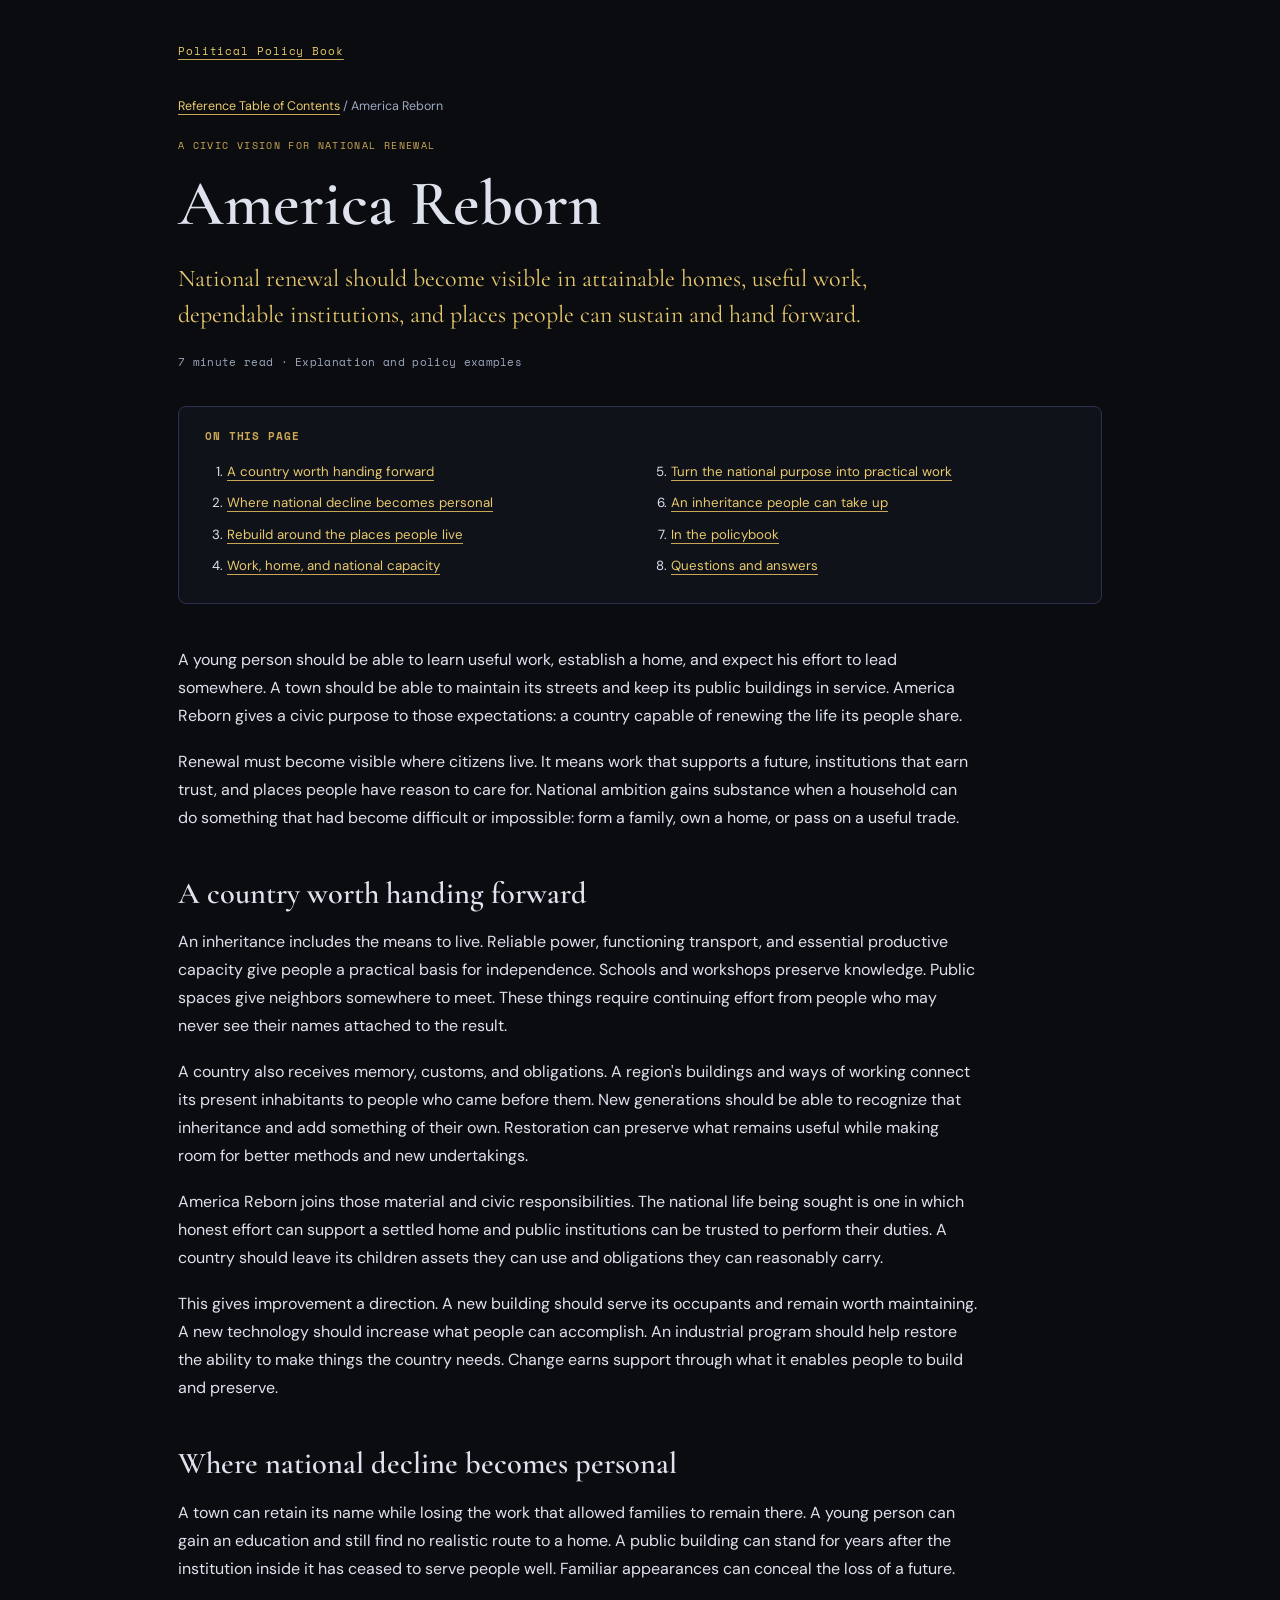
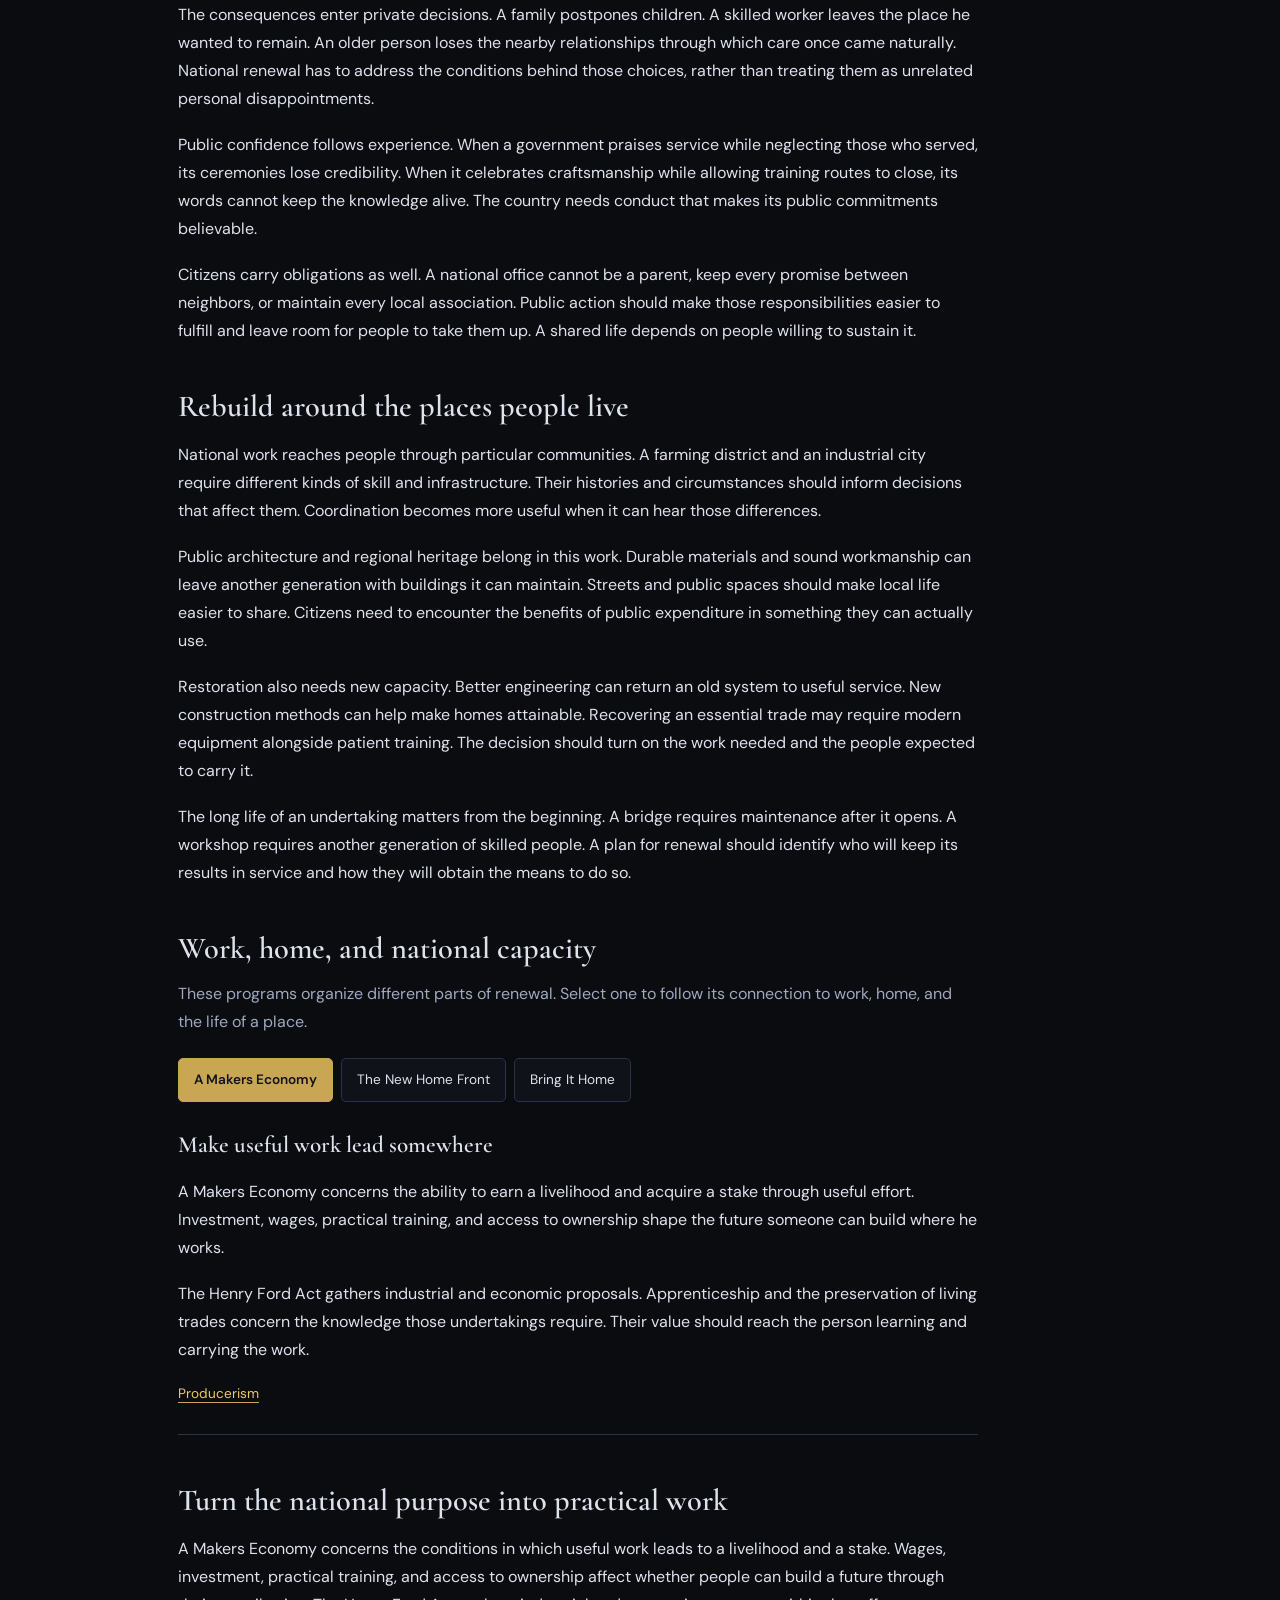
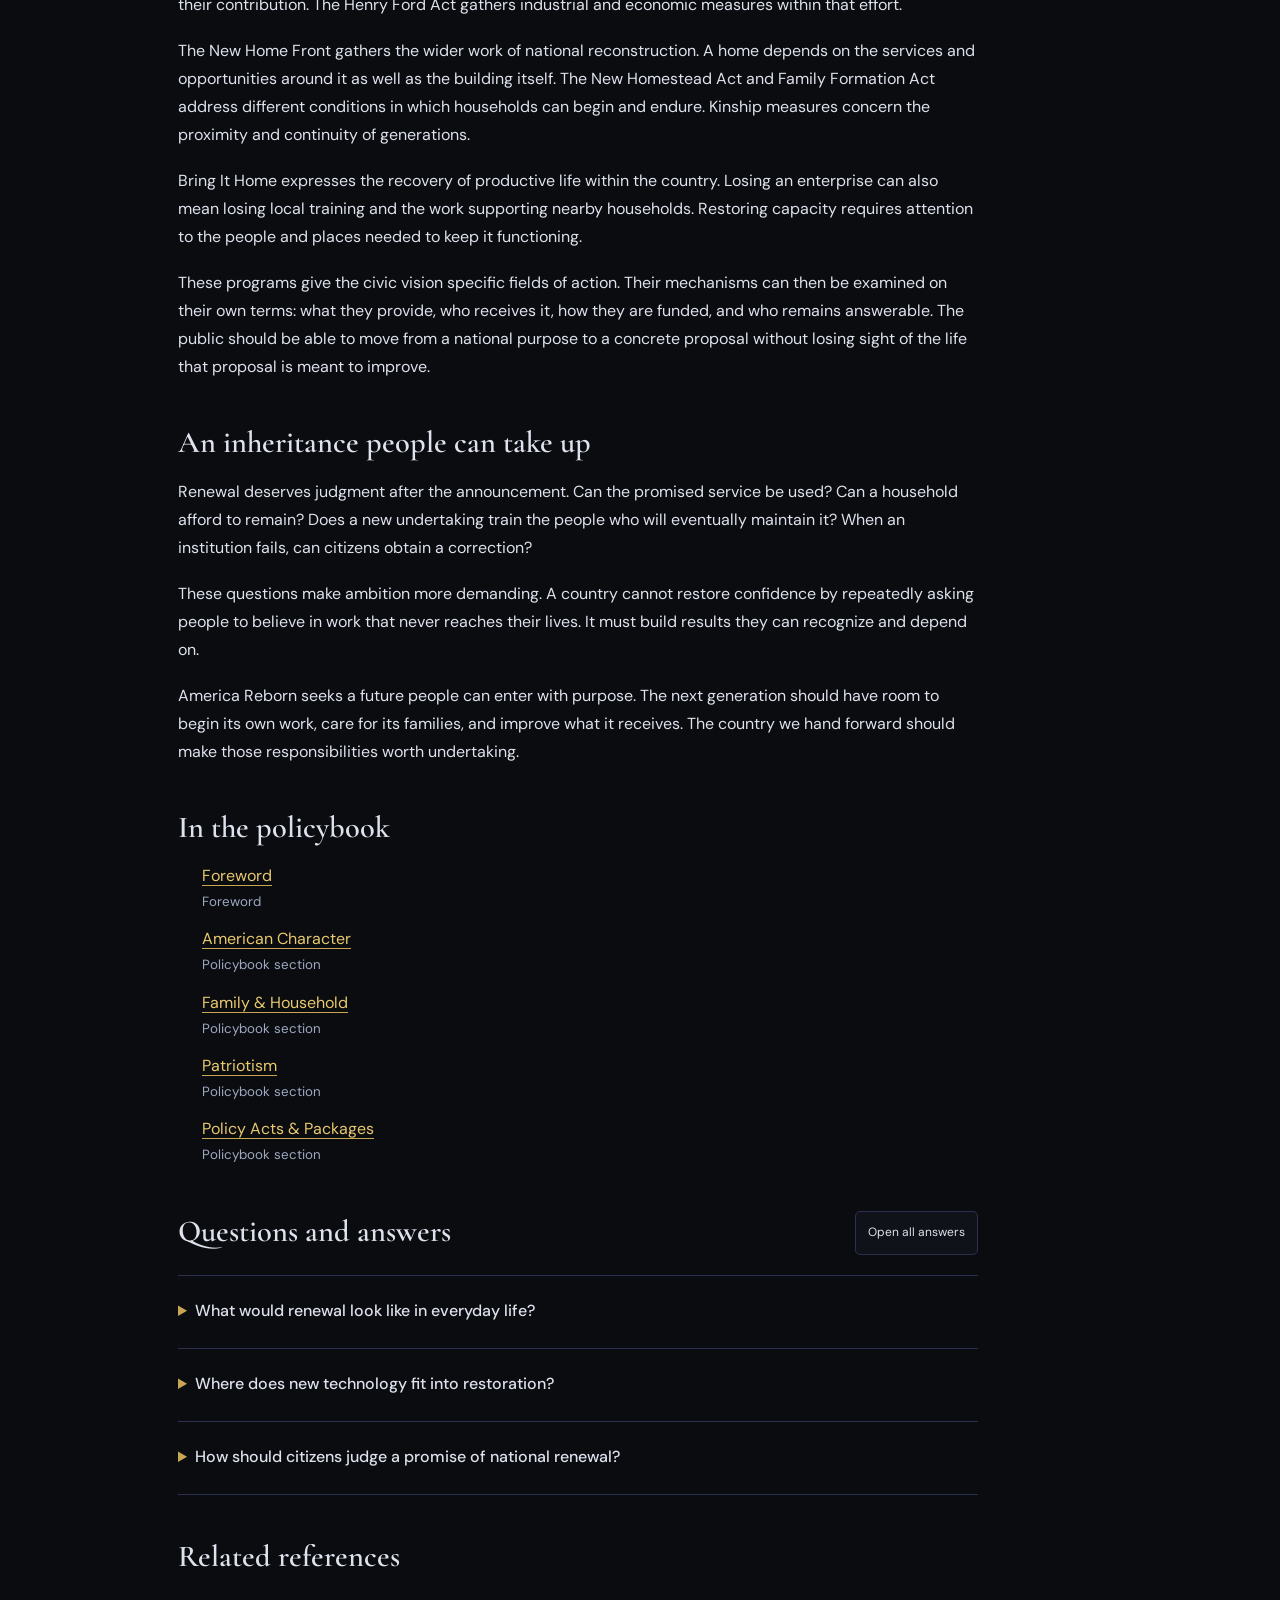
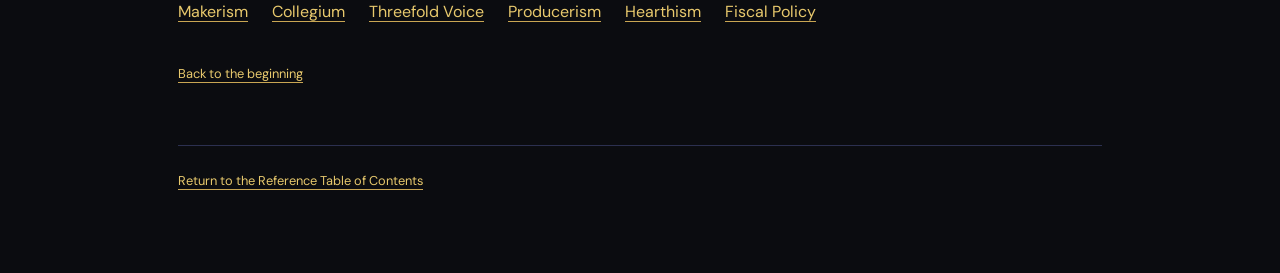
<file: America-Reborn/index.html>
<!DOCTYPE html>
<html lang="en"><head><script>try{const theme=localStorage.getItem('policy-book-theme');if(theme==='light'||theme==='contrast')document.documentElement.dataset.theme=theme}catch(e){}</script><meta charset="utf-8"><meta name="viewport" content="width=device-width,initial-scale=1"><title>America Reborn | Political Policy Book</title><meta name="description" content="National renewal should become visible in attainable homes, useful work, dependable institutions, and places people can sustain and hand forward."><link rel="canonical" href="https://betterpolicies.org/America-Reborn/"><meta property="og:type" content="article"><meta property="og:title" content="America Reborn | Political Policy Book"><meta property="og:description" content="National renewal should become visible in attainable homes, useful work, dependable institutions, and places people can sustain and hand forward."><meta property="og:url" content="https://betterpolicies.org/America-Reborn/"><link rel="stylesheet" href="https://fonts.googleapis.com/css2?family=Cormorant+Garamond:ital,wght@0,400;0,600;0,700;1,400&amp;family=DM+Sans:wght@300;400;500;600&amp;family=Space+Mono:wght@400;700&amp;display=swap"><link rel="stylesheet" href="/reference.css"><link rel="stylesheet" href="/reference-interactive.css"><script src="/reference.js" defer></script><script type="application/ld+json">{"@context": "https://schema.org", "@type": "Article", "headline": "America Reborn", "description": "National renewal should become visible in attainable homes, useful work, dependable institutions, and places people can sustain and hand forward.", "url": "https://betterpolicies.org/America-Reborn/", "author": {"@type": "Person", "name": "Michael Allen"}, "inLanguage": "en", "wordCount": 1484, "dateModified": "2026-10-15"}</script></head>
<body id="top"><progress class="reading-progress" data-reading-progress max="100" value="0" aria-label="Reading progress"></progress><a class="skip" href="#main">Skip to content</a><div class="page reference-page"><a class="book-link" href="/">Political Policy Book</a><nav class="breadcrumb" aria-label="Breadcrumb"><a href="/#sec-foreword-p2">Reference Table of Contents</a> / America Reborn</nav><main id="main"><div class="eyebrow">A civic vision for national renewal</div><h1>America Reborn</h1><p class="reference-summary">National renewal should become visible in attainable homes, useful work, dependable institutions, and places people can sustain and hand forward.</p><p class="reading-meta">7 minute read · Explanation and policy examples</p><nav class="contents" aria-label="Page contents"><h2>On this page</h2><ol><li><a href="#a-country-worth-handing-forward">A country worth handing forward</a></li><li><a href="#where-national-decline-becomes-personal">Where national decline becomes personal</a></li><li><a href="#rebuild-around-the-places-people-live">Rebuild around the places people live</a></li><li><a href="#guided-breakdown">Work, home, and national capacity</a></li><li><a href="#turn-the-national-purpose-into-practical-work">Turn the national purpose into practical work</a></li><li><a href="#an-inheritance-people-can-take-up">An inheritance people can take up</a></li><li><a href="#in-the-policybook">In the policybook</a></li><li><a href="#questions">Questions and answers</a></li></ol></nav><article class="prose"><p>A young person should be able to learn useful work, establish a home, and expect his effort to lead somewhere. A town should be able to maintain its streets and keep its public buildings in service. America Reborn gives a civic purpose to those expectations: a country capable of renewing the life its people share.</p><p>Renewal must become visible where citizens live. It means work that supports a future, institutions that earn trust, and places people have reason to care for. National ambition gains substance when a household can do something that had become difficult or impossible: form a family, own a home, or pass on a useful trade.</p><h2 id="a-country-worth-handing-forward">A country worth handing forward</h2><p>An inheritance includes the means to live. Reliable power, functioning transport, and essential productive capacity give people a practical basis for independence. Schools and workshops preserve knowledge. Public spaces give neighbors somewhere to meet. These things require continuing effort from people who may never see their names attached to the result.</p><p>A country also receives memory, customs, and obligations. A region's buildings and ways of working connect its present inhabitants to people who came before them. New generations should be able to recognize that inheritance and add something of their own. Restoration can preserve what remains useful while making room for better methods and new undertakings.</p><p>America Reborn joins those material and civic responsibilities. The national life being sought is one in which honest effort can support a settled home and public institutions can be trusted to perform their duties. A country should leave its children assets they can use and obligations they can reasonably carry.</p><p>This gives improvement a direction. A new building should serve its occupants and remain worth maintaining. A new technology should increase what people can accomplish. An industrial program should help restore the ability to make things the country needs. Change earns support through what it enables people to build and preserve.</p><h2 id="where-national-decline-becomes-personal">Where national decline becomes personal</h2><p>A town can retain its name while losing the work that allowed families to remain there. A young person can gain an education and still find no realistic route to a home. A public building can stand for years after the institution inside it has ceased to serve people well. Familiar appearances can conceal the loss of a future.</p><p>The consequences enter private decisions. A family postpones children. A skilled worker leaves the place he wanted to remain. An older person loses the nearby relationships through which care once came naturally. National renewal has to address the conditions behind those choices, rather than treating them as unrelated personal disappointments.</p><p>Public confidence follows experience. When a government praises service while neglecting those who served, its ceremonies lose credibility. When it celebrates craftsmanship while allowing training routes to close, its words cannot keep the knowledge alive. The country needs conduct that makes its public commitments believable.</p><p>Citizens carry obligations as well. A national office cannot be a parent, keep every promise between neighbors, or maintain every local association. Public action should make those responsibilities easier to fulfill and leave room for people to take them up. A shared life depends on people willing to sustain it.</p><h2 id="rebuild-around-the-places-people-live">Rebuild around the places people live</h2><p>National work reaches people through particular communities. A farming district and an industrial city require different kinds of skill and infrastructure. Their histories and circumstances should inform decisions that affect them. Coordination becomes more useful when it can hear those differences.</p><p>Public architecture and regional heritage belong in this work. Durable materials and sound workmanship can leave another generation with buildings it can maintain. Streets and public spaces should make local life easier to share. Citizens need to encounter the benefits of public expenditure in something they can actually use.</p><p>Restoration also needs new capacity. Better engineering can return an old system to useful service. New construction methods can help make homes attainable. Recovering an essential trade may require modern equipment alongside patient training. The decision should turn on the work needed and the people expected to carry it.</p><p>The long life of an undertaking matters from the beginning. A bridge requires maintenance after it opens. A workshop requires another generation of skilled people. A plan for renewal should identify who will keep its results in service and how they will obtain the means to do so.</p><section class="explorer" data-explorer aria-labelledby="guided-breakdown"><h2 id="guided-breakdown">Work, home, and national capacity</h2><p class="explorer-intro">These programs organize different parts of renewal. Select one to follow its connection to work, home, and the life of a place.</p><div class="explorer-controls" data-explorer-controls hidden aria-label="Work, home, and national capacity"><button type="button" id="explore-a-makers-economy-tab" aria-controls="explore-a-makers-economy">A Makers Economy</button><button type="button" id="explore-the-new-home-front-tab" aria-controls="explore-the-new-home-front">The New Home Front</button><button type="button" id="explore-bring-it-home-tab" aria-controls="explore-bring-it-home">Bring It Home</button></div><section class="explorer-panel" data-explorer-panel id="explore-a-makers-economy" tabindex="0"><h3>Make useful work lead somewhere</h3><p>A Makers Economy concerns the ability to earn a livelihood and acquire a stake through useful effort. Investment, wages, practical training, and access to ownership shape the future someone can build where he works.</p><p>The Henry Ford Act gathers industrial and economic proposals. Apprenticeship and the preservation of living trades concern the knowledge those undertakings require. Their value should reach the person learning and carrying the work.</p><p class="explore-link"><a href="/Producerism/">Producerism</a></p></section><section class="explorer-panel" data-explorer-panel id="explore-the-new-home-front" tabindex="0"><h3>Reconstruct the conditions around the home</h3><p>The New Home Front gathers the wider work of national reconstruction. A family's stability depends on work, care, infrastructure, and lawful protection as well as the house itself. These responsibilities meet in the place where people live.</p><p>The New Homestead Act, Family Formation Act, and kinship measures address different parts of that life. Each should give households more practical capacity to carry duties public institutions cannot perform in their place.</p><p class="explore-link"><a href="/Hearthism/">Hearthism</a></p></section><section class="explorer-panel" data-explorer-panel id="explore-bring-it-home" tabindex="0"><h3>Recover productive life in the country</h3><p>When an enterprise leaves, a town can lose more than its immediate employment. Training, nearby businesses, and the possibility of remaining close to family may also be affected. Restoring production requires attention to those continuing relationships.</p><p>Bring It Home expresses that recovery. Productive investment must be matched with people, skills, and places able to sustain it. Local knowledge can help national programs reach the conditions on which their success depends.</p><p class="explore-link"><a href="/Collegium/">Collegium</a></p></section></section><h2 id="turn-the-national-purpose-into-practical-work">Turn the national purpose into practical work</h2><p>A Makers Economy concerns the conditions in which useful work leads to a livelihood and a stake. Wages, investment, practical training, and access to ownership affect whether people can build a future through their contribution. The Henry Ford Act gathers industrial and economic measures within that effort.</p><p>The New Home Front gathers the wider work of national reconstruction. A home depends on the services and opportunities around it as well as the building itself. The New Homestead Act and Family Formation Act address different conditions in which households can begin and endure. Kinship measures concern the proximity and continuity of generations.</p><p>Bring It Home expresses the recovery of productive life within the country. Losing an enterprise can also mean losing local training and the work supporting nearby households. Restoring capacity requires attention to the people and places needed to keep it functioning.</p><p>These programs give the civic vision specific fields of action. Their mechanisms can then be examined on their own terms: what they provide, who receives it, how they are funded, and who remains answerable. The public should be able to move from a national purpose to a concrete proposal without losing sight of the life that proposal is meant to improve.</p><h2 id="an-inheritance-people-can-take-up">An inheritance people can take up</h2><p>Renewal deserves judgment after the announcement. Can the promised service be used? Can a household afford to remain? Does a new undertaking train the people who will eventually maintain it? When an institution fails, can citizens obtain a correction?</p><p>These questions make ambition more demanding. A country cannot restore confidence by repeatedly asking people to believe in work that never reaches their lives. It must build results they can recognize and depend on.</p><p>America Reborn seeks a future people can enter with purpose. The next generation should have room to begin its own work, care for its families, and improve what it receives. The country we hand forward should make those responsibilities worth undertaking.</p><section aria-labelledby="in-the-policybook"><h2 id="in-the-policybook">In the policybook</h2><ul class="policy-links"><li><a href="/#sec-foreword-p0">Foreword</a><small>Foreword</small></li><li><a href="/#sec-character">American Character</a><small>Policybook section</small></li><li><a href="/#sec-family">Family &amp; Household</a><small>Policybook section</small></li><li><a href="/#sec-23">Patriotism</a><small>Policybook section</small></li><li><a href="/#sec-acts">Policy Acts &amp; Packages</a><small>Policybook section</small></li></ul></section><section class="faq-section" data-faq aria-labelledby="questions"><div class="faq-top"><h2 id="questions">Questions and answers</h2><button type="button" class="faq-toggle" data-faq-toggle hidden>Open all answers</button></div><details><summary>What would renewal look like in everyday life?</summary><p>A young person can find useful work and afford to establish a home. A town can maintain the services its residents rely on. Families can plan ahead and stay connected as children grow and parents age. The proposed programs should explain how they will make those ordinary expectations easier to fulfill.</p></details><details><summary>Where does new technology fit into restoration?</summary><p>Keeping something useful often means improving how it works. Better engineering can bring an old system back into service, and new construction methods can help make homes attainable. Restoration should give people better ways to maintain what they value, meet present needs, and leave something sound to the next generation.</p></details><details><summary>How should citizens judge a promise of national renewal?</summary><p>Ask what will actually improve, who will benefit, how it will be paid for, and who will keep it working. Once a program begins, people should be able to judge whether it delivers the promised result. They also need a way to get problems corrected and hold the responsible institution accountable.</p></details></section><nav class="related" aria-labelledby="related-references"><h2 id="related-references">Related references</h2><ul><li><a href="/Markerism/">Makerism</a></li><li><a href="/Collegium/">Collegium</a></li><li><a href="/Threefold-Voice/">Threefold Voice</a></li><li><a href="/Producerism/">Producerism</a></li><li><a href="/Hearthism/">Hearthism</a></li><li><a href="/Fiscal-Policy/">Fiscal Policy</a></li></ul></nav></article><p class="back-to-top"><a href="#top">Back to the beginning</a></p></main><footer><a href="/#sec-foreword-p2">Return to the Reference Table of Contents</a></footer></div></body></html>
</file>
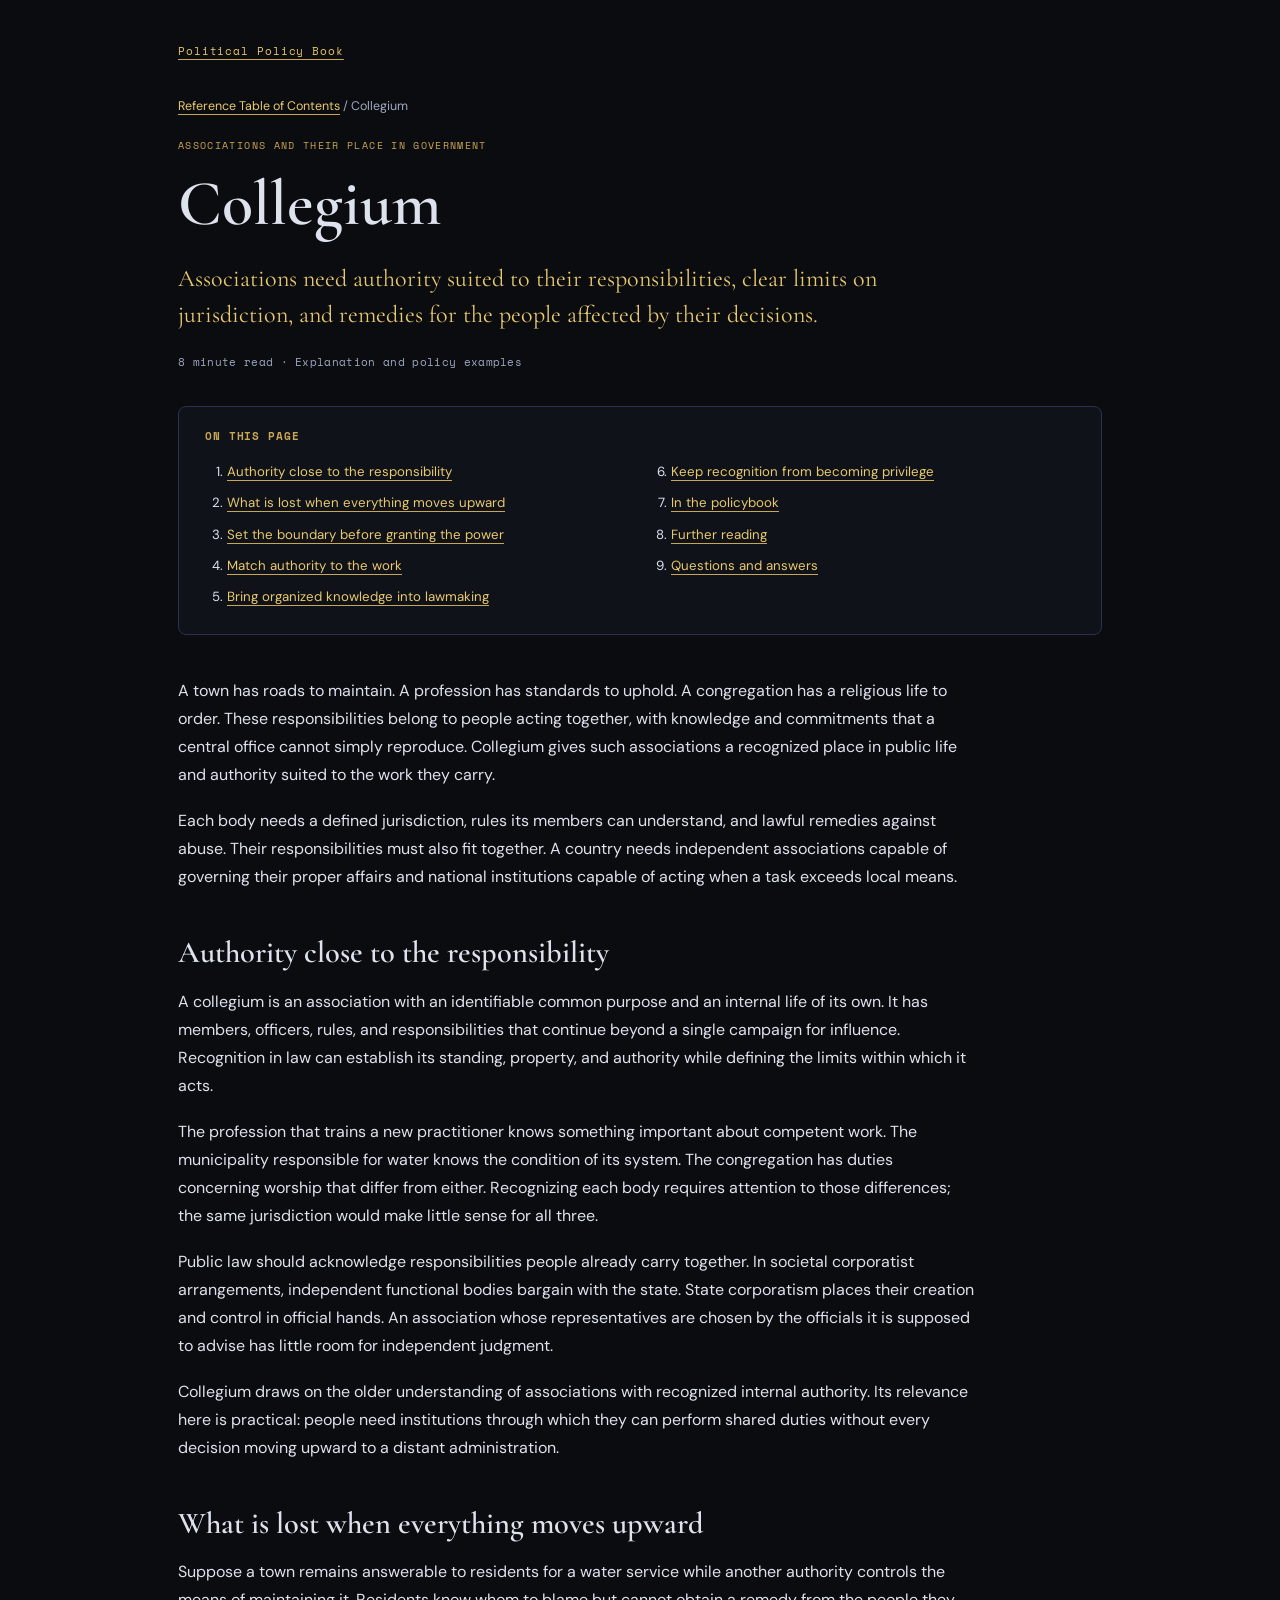
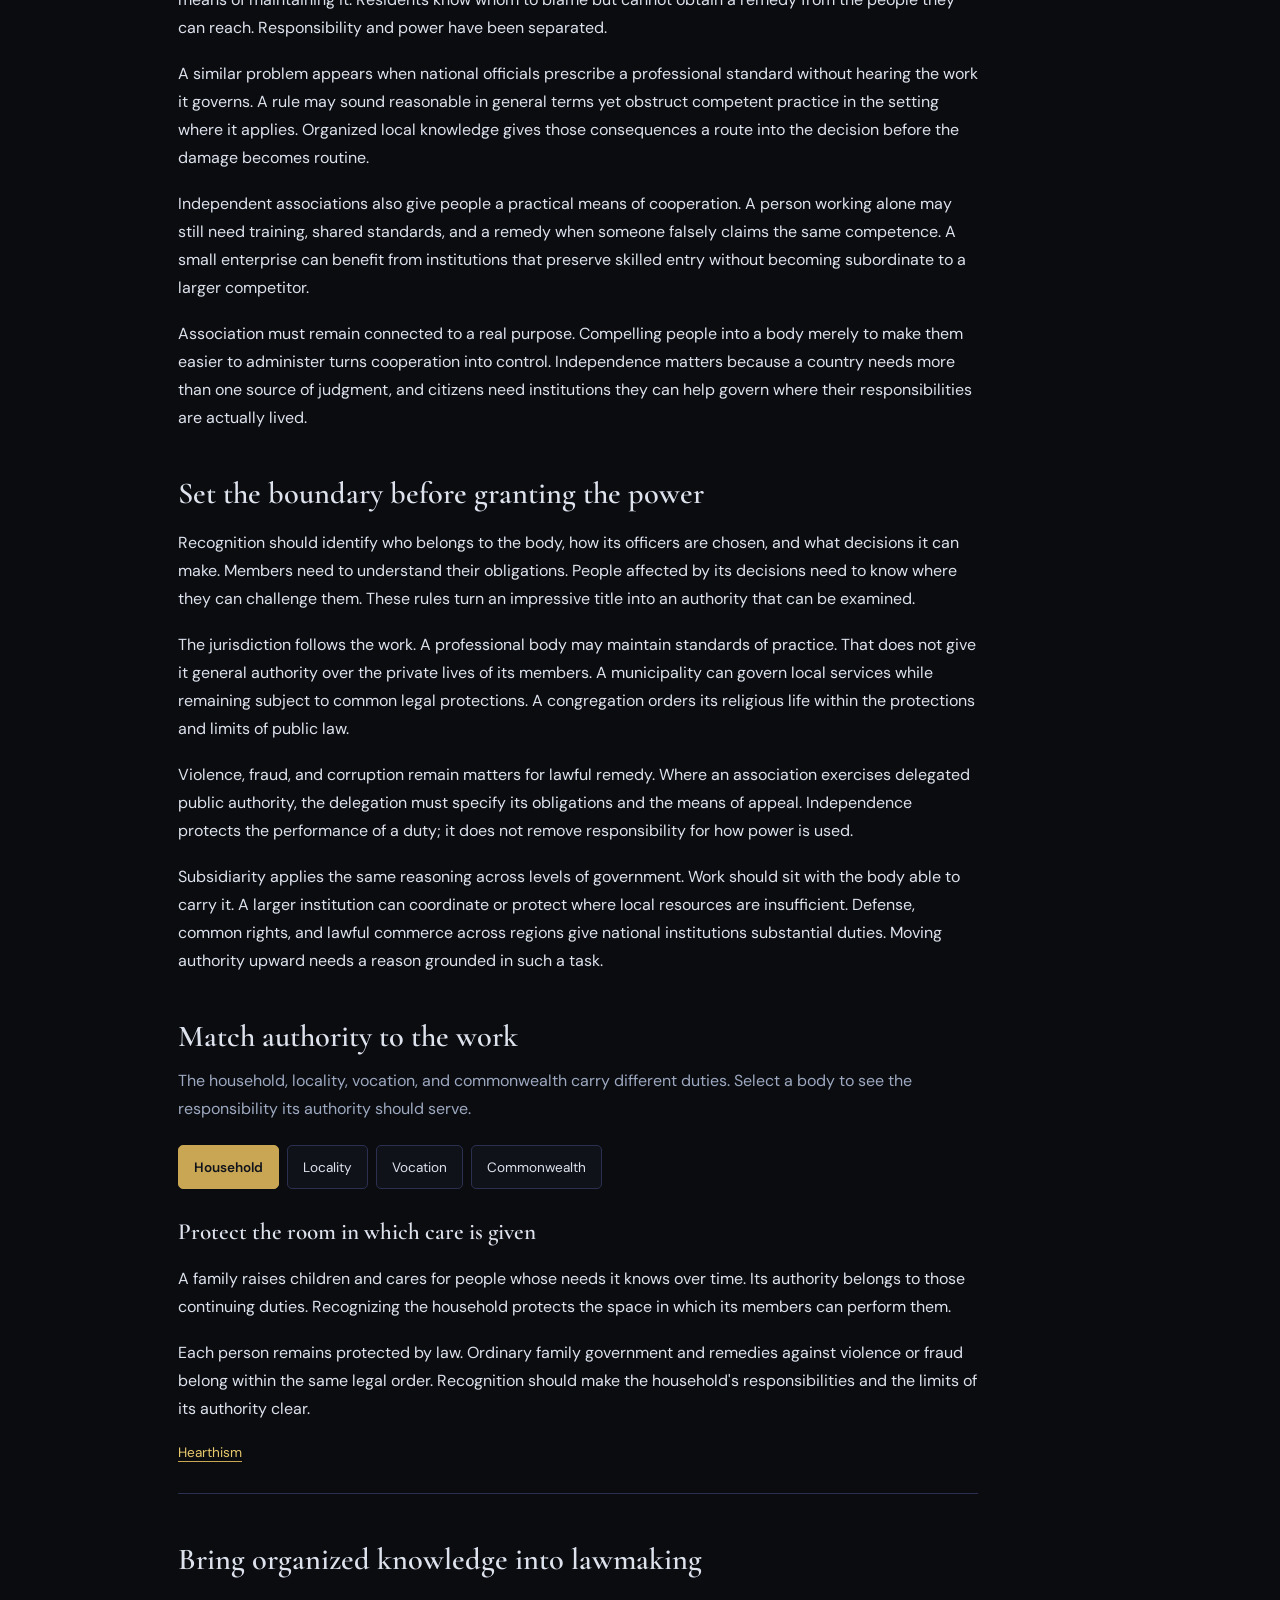
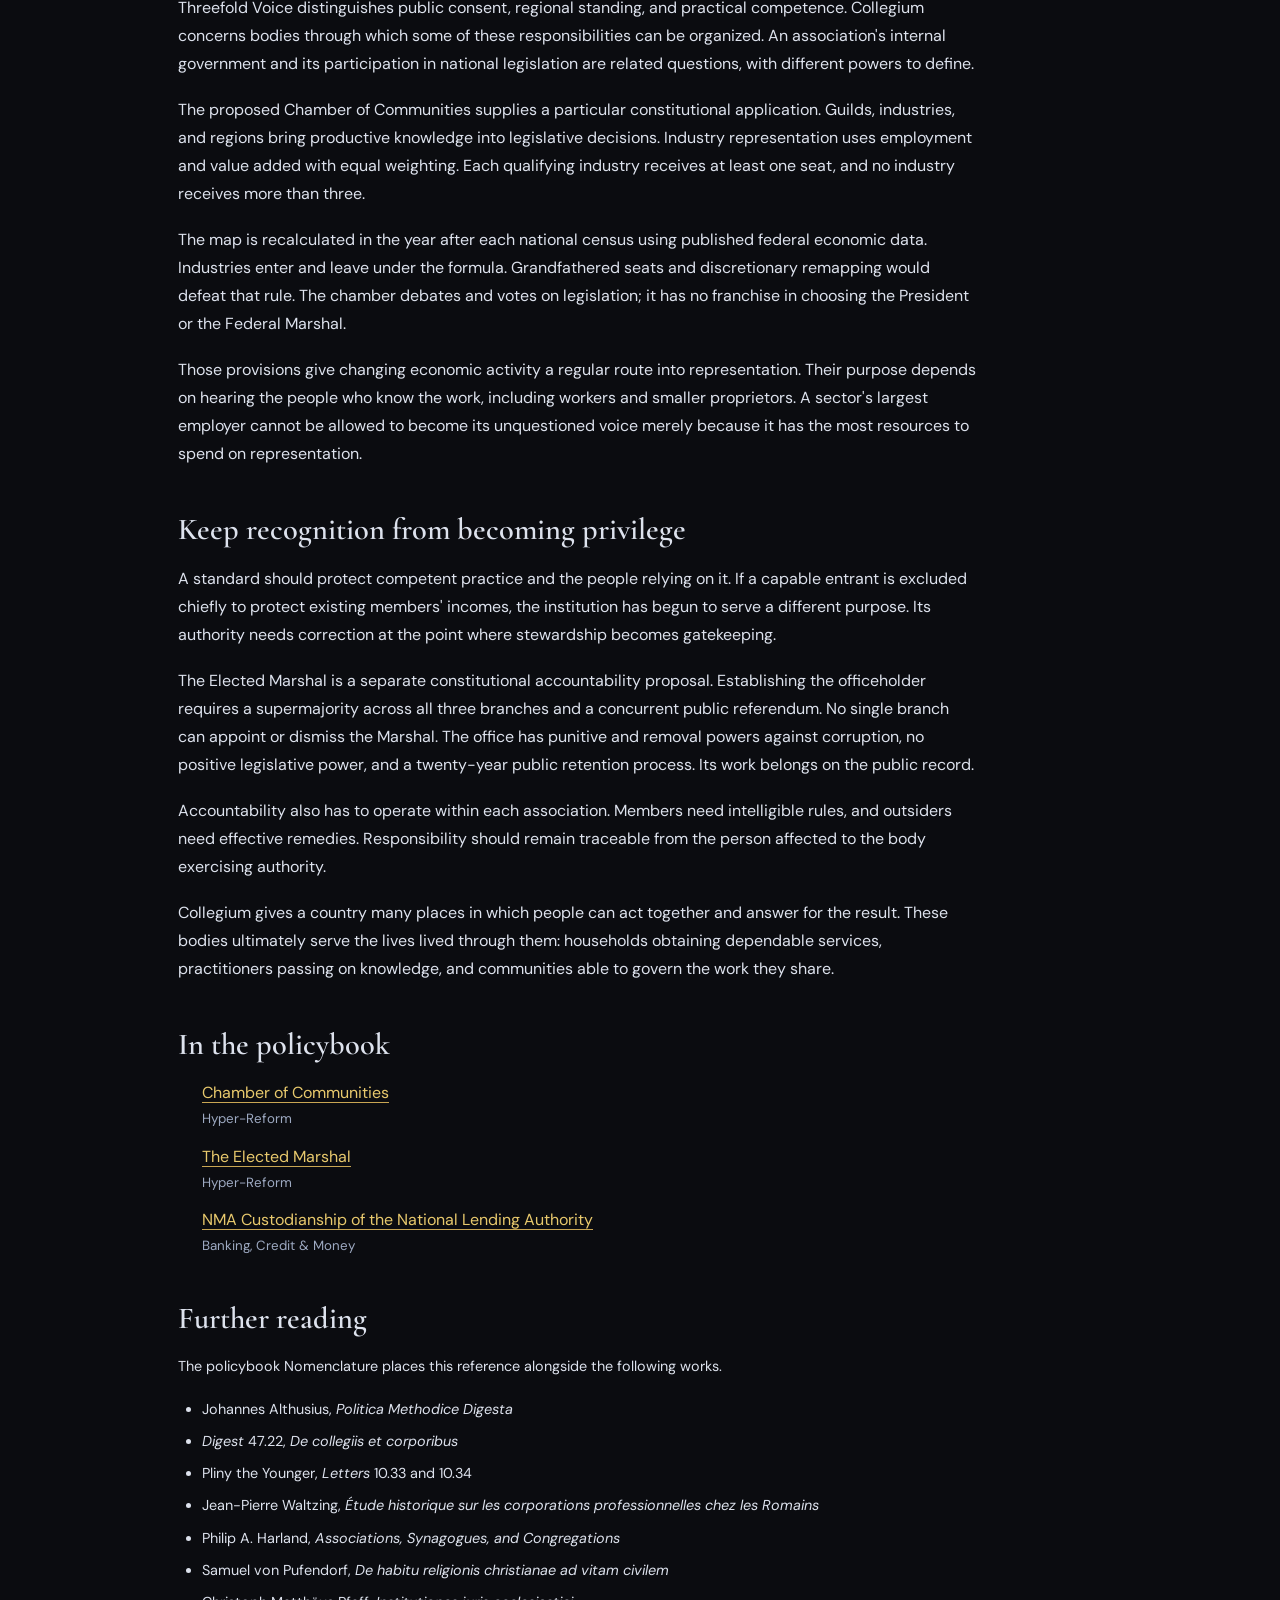
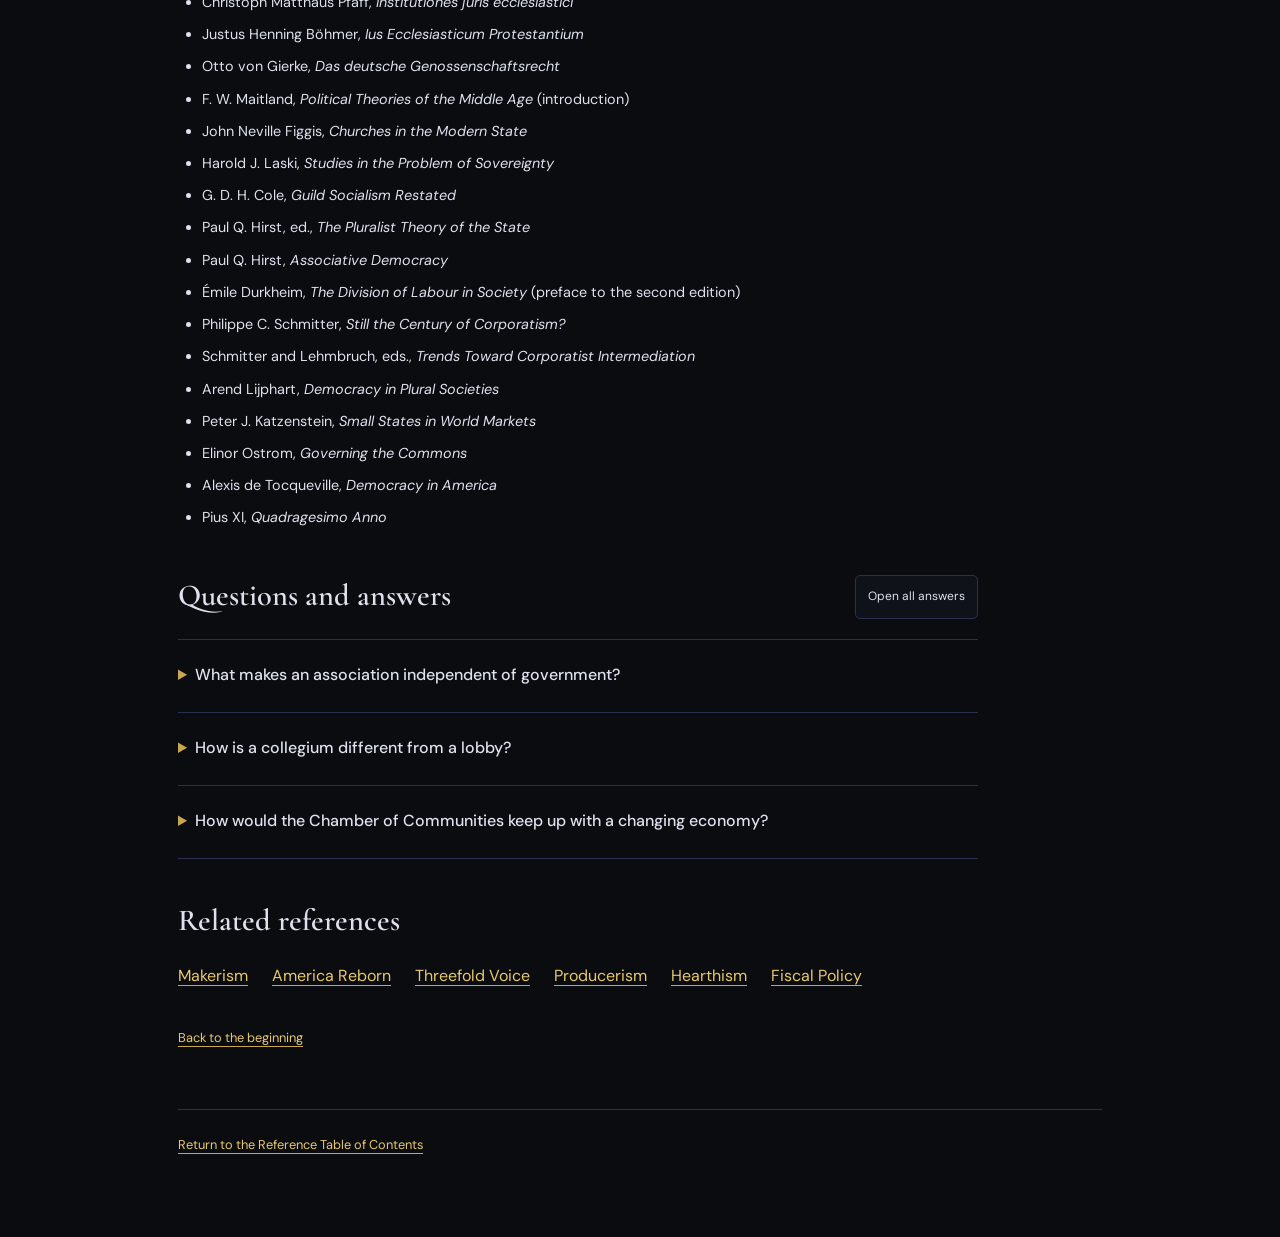
<file: Collegium/index.html>
<!DOCTYPE html>
<html lang="en"><head><script>try{const theme=localStorage.getItem('policy-book-theme');if(theme==='light'||theme==='contrast')document.documentElement.dataset.theme=theme}catch(e){}</script><meta charset="utf-8"><meta name="viewport" content="width=device-width,initial-scale=1"><title>Collegium | Political Policy Book</title><meta name="description" content="Associations need authority suited to their responsibilities, clear limits on jurisdiction, and remedies for the people affected by their decisions."><link rel="canonical" href="https://betterpolicies.org/Collegium/"><meta property="og:type" content="article"><meta property="og:title" content="Collegium | Political Policy Book"><meta property="og:description" content="Associations need authority suited to their responsibilities, clear limits on jurisdiction, and remedies for the people affected by their decisions."><meta property="og:url" content="https://betterpolicies.org/Collegium/"><link rel="stylesheet" href="https://fonts.googleapis.com/css2?family=Cormorant+Garamond:ital,wght@0,400;0,600;0,700;1,400&amp;family=DM+Sans:wght@300;400;500;600&amp;family=Space+Mono:wght@400;700&amp;display=swap"><link rel="stylesheet" href="/reference.css"><link rel="stylesheet" href="/reference-interactive.css"><script src="/reference.js" defer></script><script type="application/ld+json">{"@context": "https://schema.org", "@type": "Article", "headline": "Collegium", "description": "Associations need authority suited to their responsibilities, clear limits on jurisdiction, and remedies for the people affected by their decisions.", "url": "https://betterpolicies.org/Collegium/", "author": {"@type": "Person", "name": "Michael Allen"}, "inLanguage": "en", "wordCount": 1592, "dateModified": "2026-10-15"}</script></head>
<body id="top"><progress class="reading-progress" data-reading-progress max="100" value="0" aria-label="Reading progress"></progress><a class="skip" href="#main">Skip to content</a><div class="page reference-page"><a class="book-link" href="/">Political Policy Book</a><nav class="breadcrumb" aria-label="Breadcrumb"><a href="/#sec-foreword-p2">Reference Table of Contents</a> / Collegium</nav><main id="main"><div class="eyebrow">Associations and their place in government</div><h1>Collegium</h1><p class="reference-summary">Associations need authority suited to their responsibilities, clear limits on jurisdiction, and remedies for the people affected by their decisions.</p><p class="reading-meta">8 minute read · Explanation and policy examples</p><nav class="contents" aria-label="Page contents"><h2>On this page</h2><ol><li><a href="#authority-close-to-the-responsibility">Authority close to the responsibility</a></li><li><a href="#what-is-lost-when-everything-moves-upward">What is lost when everything moves upward</a></li><li><a href="#set-the-boundary-before-granting-the-power">Set the boundary before granting the power</a></li><li><a href="#guided-breakdown">Match authority to the work</a></li><li><a href="#bring-organized-knowledge-into-lawmaking">Bring organized knowledge into lawmaking</a></li><li><a href="#keep-recognition-from-becoming-privilege">Keep recognition from becoming privilege</a></li><li><a href="#in-the-policybook">In the policybook</a></li><li><a href="#further-reading">Further reading</a></li><li><a href="#questions">Questions and answers</a></li></ol></nav><article class="prose"><p>A town has roads to maintain. A profession has standards to uphold. A congregation has a religious life to order. These responsibilities belong to people acting together, with knowledge and commitments that a central office cannot simply reproduce. Collegium gives such associations a recognized place in public life and authority suited to the work they carry.</p><p>Each body needs a defined jurisdiction, rules its members can understand, and lawful remedies against abuse. Their responsibilities must also fit together. A country needs independent associations capable of governing their proper affairs and national institutions capable of acting when a task exceeds local means.</p><h2 id="authority-close-to-the-responsibility">Authority close to the responsibility</h2><p>A collegium is an association with an identifiable common purpose and an internal life of its own. It has members, officers, rules, and responsibilities that continue beyond a single campaign for influence. Recognition in law can establish its standing, property, and authority while defining the limits within which it acts.</p><p>The profession that trains a new practitioner knows something important about competent work. The municipality responsible for water knows the condition of its system. The congregation has duties concerning worship that differ from either. Recognizing each body requires attention to those differences; the same jurisdiction would make little sense for all three.</p><p>Public law should acknowledge responsibilities people already carry together. In societal corporatist arrangements, independent functional bodies bargain with the state. State corporatism places their creation and control in official hands. An association whose representatives are chosen by the officials it is supposed to advise has little room for independent judgment.</p><p>Collegium draws on the older understanding of associations with recognized internal authority. Its relevance here is practical: people need institutions through which they can perform shared duties without every decision moving upward to a distant administration.</p><h2 id="what-is-lost-when-everything-moves-upward">What is lost when everything moves upward</h2><p>Suppose a town remains answerable to residents for a water service while another authority controls the means of maintaining it. Residents know whom to blame but cannot obtain a remedy from the people they can reach. Responsibility and power have been separated.</p><p>A similar problem appears when national officials prescribe a professional standard without hearing the work it governs. A rule may sound reasonable in general terms yet obstruct competent practice in the setting where it applies. Organized local knowledge gives those consequences a route into the decision before the damage becomes routine.</p><p>Independent associations also give people a practical means of cooperation. A person working alone may still need training, shared standards, and a remedy when someone falsely claims the same competence. A small enterprise can benefit from institutions that preserve skilled entry without becoming subordinate to a larger competitor.</p><p>Association must remain connected to a real purpose. Compelling people into a body merely to make them easier to administer turns cooperation into control. Independence matters because a country needs more than one source of judgment, and citizens need institutions they can help govern where their responsibilities are actually lived.</p><h2 id="set-the-boundary-before-granting-the-power">Set the boundary before granting the power</h2><p>Recognition should identify who belongs to the body, how its officers are chosen, and what decisions it can make. Members need to understand their obligations. People affected by its decisions need to know where they can challenge them. These rules turn an impressive title into an authority that can be examined.</p><p>The jurisdiction follows the work. A professional body may maintain standards of practice. That does not give it general authority over the private lives of its members. A municipality can govern local services while remaining subject to common legal protections. A congregation orders its religious life within the protections and limits of public law.</p><p>Violence, fraud, and corruption remain matters for lawful remedy. Where an association exercises delegated public authority, the delegation must specify its obligations and the means of appeal. Independence protects the performance of a duty; it does not remove responsibility for how power is used.</p><p>Subsidiarity applies the same reasoning across levels of government. Work should sit with the body able to carry it. A larger institution can coordinate or protect where local resources are insufficient. Defense, common rights, and lawful commerce across regions give national institutions substantial duties. Moving authority upward needs a reason grounded in such a task.</p><section class="explorer" data-explorer aria-labelledby="guided-breakdown"><h2 id="guided-breakdown">Match authority to the work</h2><p class="explorer-intro">The household, locality, vocation, and commonwealth carry different duties. Select a body to see the responsibility its authority should serve.</p><div class="explorer-controls" data-explorer-controls hidden aria-label="Match authority to the work"><button type="button" id="explore-household-tab" aria-controls="explore-household">Household</button><button type="button" id="explore-locality-tab" aria-controls="explore-locality">Locality</button><button type="button" id="explore-vocation-tab" aria-controls="explore-vocation">Vocation</button><button type="button" id="explore-commonwealth-tab" aria-controls="explore-commonwealth">Commonwealth</button></div><section class="explorer-panel" data-explorer-panel id="explore-household" tabindex="0"><h3>Protect the room in which care is given</h3><p>A family raises children and cares for people whose needs it knows over time. Its authority belongs to those continuing duties. Recognizing the household protects the space in which its members can perform them.</p><p>Each person remains protected by law. Ordinary family government and remedies against violence or fraud belong within the same legal order. Recognition should make the household's responsibilities and the limits of its authority clear.</p><p class="explore-link"><a href="/Hearthism/">Hearthism</a></p></section><section class="explorer-panel" data-explorer-panel id="explore-locality" tabindex="0"><h3>Let residents find the authority responsible</h3><p>A town knows the roads, water system, and neighborhoods its decisions affect. Residents need an identifiable authority to maintain those services and answer when they fail. Responsibility requires practical means to carry out the work.</p><p>Where a task exceeds local resources, a larger body may need to coordinate or protect it. The transfer should follow the task. It should leave people able to understand which institution now owes the service and where they can obtain a remedy.</p><p class="explore-link"><a href="/Threefold-Voice/">Threefold Voice</a></p></section><section class="explorer-panel" data-explorer-panel id="explore-vocation" tabindex="0"><h3>Preserve standards and a route into practice</h3><p>A trade or profession maintains knowledge through work and training. Its standards should explain competent practice and how a new entrant can achieve it. Discipline should protect the public and the integrity of the work.</p><p>Members and outsiders need ways to challenge decisions. A barrier designed chiefly to preserve incumbents' incomes undermines that purpose. Public standing follows a responsibility the body can explain and answer for.</p><p class="explore-link"><a href="/Producerism/">Producerism</a></p></section><section class="explorer-panel" data-explorer-panel id="explore-commonwealth" tabindex="0"><h3>Carry the duties that require national reach</h3><p>Defense, common rights, and cooperation across regions require institutions able to act for the country. These duties give national power a substantial role where smaller bodies lack the reach or means to provide protection.</p><p>National authority also needs limits and accountability. Its work should preserve the ability of households and associations to govern their proper affairs, while giving people a remedy when local power itself becomes abusive.</p><p class="explore-link"><a href="/Threefold-Voice/">Threefold Voice</a></p></section></section><h2 id="bring-organized-knowledge-into-lawmaking">Bring organized knowledge into lawmaking</h2><p>Threefold Voice distinguishes public consent, regional standing, and practical competence. Collegium concerns bodies through which some of these responsibilities can be organized. An association's internal government and its participation in national legislation are related questions, with different powers to define.</p><p>The proposed Chamber of Communities supplies a particular constitutional application. Guilds, industries, and regions bring productive knowledge into legislative decisions. Industry representation uses employment and value added with equal weighting. Each qualifying industry receives at least one seat, and no industry receives more than three.</p><p>The map is recalculated in the year after each national census using published federal economic data. Industries enter and leave under the formula. Grandfathered seats and discretionary remapping would defeat that rule. The chamber debates and votes on legislation; it has no franchise in choosing the President or the Federal Marshal.</p><p>Those provisions give changing economic activity a regular route into representation. Their purpose depends on hearing the people who know the work, including workers and smaller proprietors. A sector's largest employer cannot be allowed to become its unquestioned voice merely because it has the most resources to spend on representation.</p><h2 id="keep-recognition-from-becoming-privilege">Keep recognition from becoming privilege</h2><p>A standard should protect competent practice and the people relying on it. If a capable entrant is excluded chiefly to protect existing members' incomes, the institution has begun to serve a different purpose. Its authority needs correction at the point where stewardship becomes gatekeeping.</p><p>The Elected Marshal is a separate constitutional accountability proposal. Establishing the officeholder requires a supermajority across all three branches and a concurrent public referendum. No single branch can appoint or dismiss the Marshal. The office has punitive and removal powers against corruption, no positive legislative power, and a twenty-year public retention process. Its work belongs on the public record.</p><p>Accountability also has to operate within each association. Members need intelligible rules, and outsiders need effective remedies. Responsibility should remain traceable from the person affected to the body exercising authority.</p><p>Collegium gives a country many places in which people can act together and answer for the result. These bodies ultimately serve the lives lived through them: households obtaining dependable services, practitioners passing on knowledge, and communities able to govern the work they share.</p><section aria-labelledby="in-the-policybook"><h2 id="in-the-policybook">In the policybook</h2><ul class="policy-links"><li><a href="/#sec-hyper-reform-p0">Chamber of Communities</a><small>Hyper-Reform</small></li><li><a href="/#sec-hyper-reform-p1">The Elected Marshal</a><small>Hyper-Reform</small></li><li><a href="/#sec-banking-p14">NMA Custodianship of the National Lending Authority</a><small>Banking, Credit &amp; Money</small></li></ul></section><section class="bibliography" aria-labelledby="further-reading"><h2 id="further-reading">Further reading</h2><p>The policybook Nomenclature places this reference alongside the following works.</p><ul class="np-literature"><li>Johannes Althusius, <em>Politica Methodice Digesta</em></li><li><em>Digest</em> 47.22, <em>De collegiis et corporibus</em></li><li>Pliny the Younger, <em>Letters</em> 10.33 and 10.34</li><li>Jean-Pierre Waltzing, <em>Étude historique sur les corporations professionnelles chez les Romains</em></li><li>Philip A. Harland, <em>Associations, Synagogues, and Congregations</em></li><li>Samuel von Pufendorf, <em>De habitu religionis christianae ad vitam civilem</em></li><li>Christoph Matthäus Pfaff, <em>Institutiones juris ecclesiastici</em></li><li>Justus Henning Böhmer, <em>Ius Ecclesiasticum Protestantium</em></li><li>Otto von Gierke, <em>Das deutsche Genossenschaftsrecht</em></li><li>F. W. Maitland, <em>Political Theories of the Middle Age</em> (introduction)</li><li>John Neville Figgis, <em>Churches in the Modern State</em></li><li>Harold J. Laski, <em>Studies in the Problem of Sovereignty</em></li><li>G. D. H. Cole, <em>Guild Socialism Restated</em></li><li>Paul Q. Hirst, ed., <em>The Pluralist Theory of the State</em></li><li>Paul Q. Hirst, <em>Associative Democracy</em></li><li>Émile Durkheim, <em>The Division of Labour in Society</em> (preface to the second edition)</li><li>Philippe C. Schmitter, <em>Still the Century of Corporatism?</em></li><li>Schmitter and Lehmbruch, eds., <em>Trends Toward Corporatist Intermediation</em></li><li>Arend Lijphart, <em>Democracy in Plural Societies</em></li><li>Peter J. Katzenstein, <em>Small States in World Markets</em></li><li>Elinor Ostrom, <em>Governing the Commons</em></li><li>Alexis de Tocqueville, <em>Democracy in America</em></li><li>Pius XI, <em>Quadragesimo Anno</em></li></ul></section><section class="faq-section" data-faq aria-labelledby="questions"><div class="faq-top"><h2 id="questions">Questions and answers</h2><button type="button" class="faq-toggle" data-faq-toggle hidden>Open all answers</button></div><details><summary>What makes an association independent of government?</summary><p>Its members come together around work and responsibilities of their own. They have an internal life that government recognizes in law, with clear limits on their authority. If public officials create every association and choose all its representatives, those associations have little freedom to question the officials they are supposed to advise.</p></details><details><summary>How is a collegium different from a lobby?</summary><p>A lobby seeks to influence public decisions. A collegium also carries ongoing responsibilities through its members, officers, rules, and standards. Any public authority it receives must be tied to duties it can be held accountable for. Claiming to speak for an industry is not enough to establish that authority.</p></details><details><summary>How would the Chamber of Communities keep up with a changing economy?</summary><p>Industry seats would be recalculated in the year after each national census, using published federal economic data. Employment and value added would count equally, and each qualifying industry would receive one to three seats. Industries would enter or leave under the same formula. Existing seats would have no permanent exemption, and officials could not make discretionary changes to the map.</p></details></section><nav class="related" aria-labelledby="related-references"><h2 id="related-references">Related references</h2><ul><li><a href="/Markerism/">Makerism</a></li><li><a href="/America-Reborn/">America Reborn</a></li><li><a href="/Threefold-Voice/">Threefold Voice</a></li><li><a href="/Producerism/">Producerism</a></li><li><a href="/Hearthism/">Hearthism</a></li><li><a href="/Fiscal-Policy/">Fiscal Policy</a></li></ul></nav></article><p class="back-to-top"><a href="#top">Back to the beginning</a></p></main><footer><a href="/#sec-foreword-p2">Return to the Reference Table of Contents</a></footer></div></body></html>
</file>
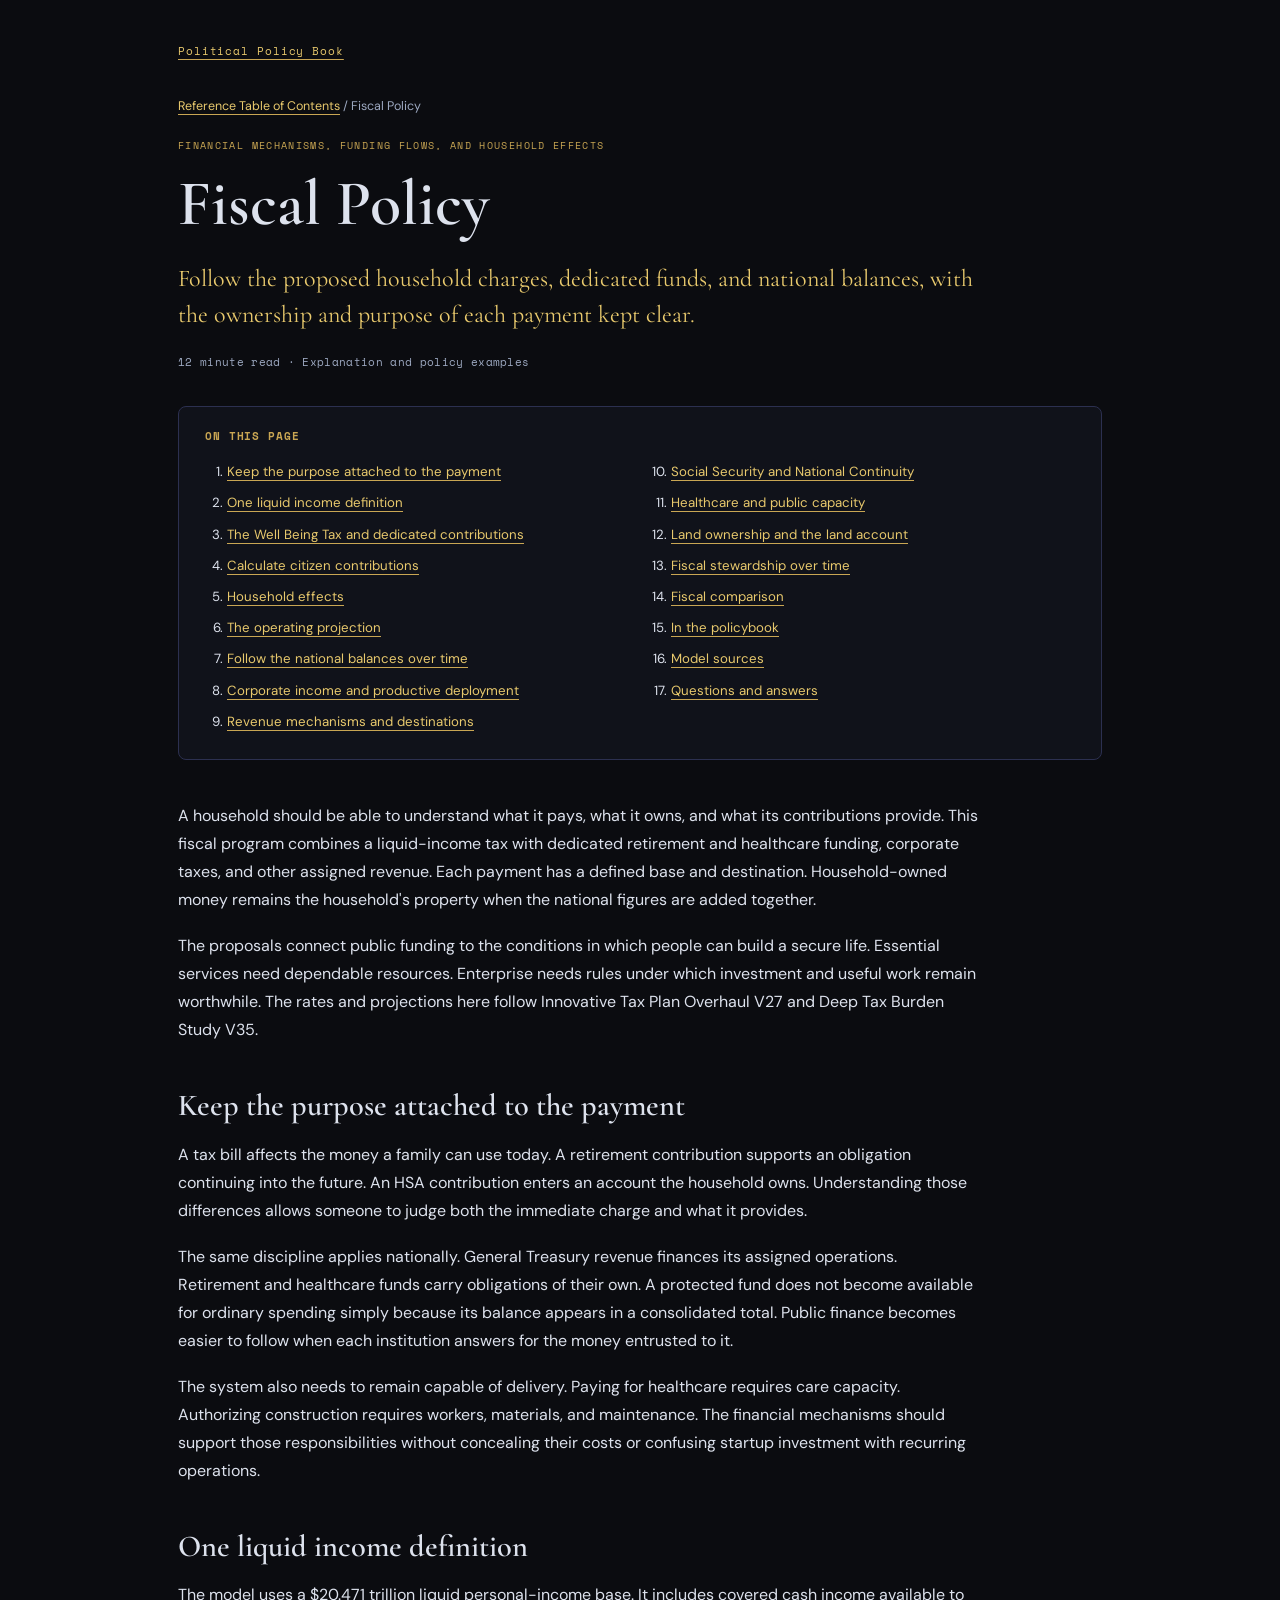
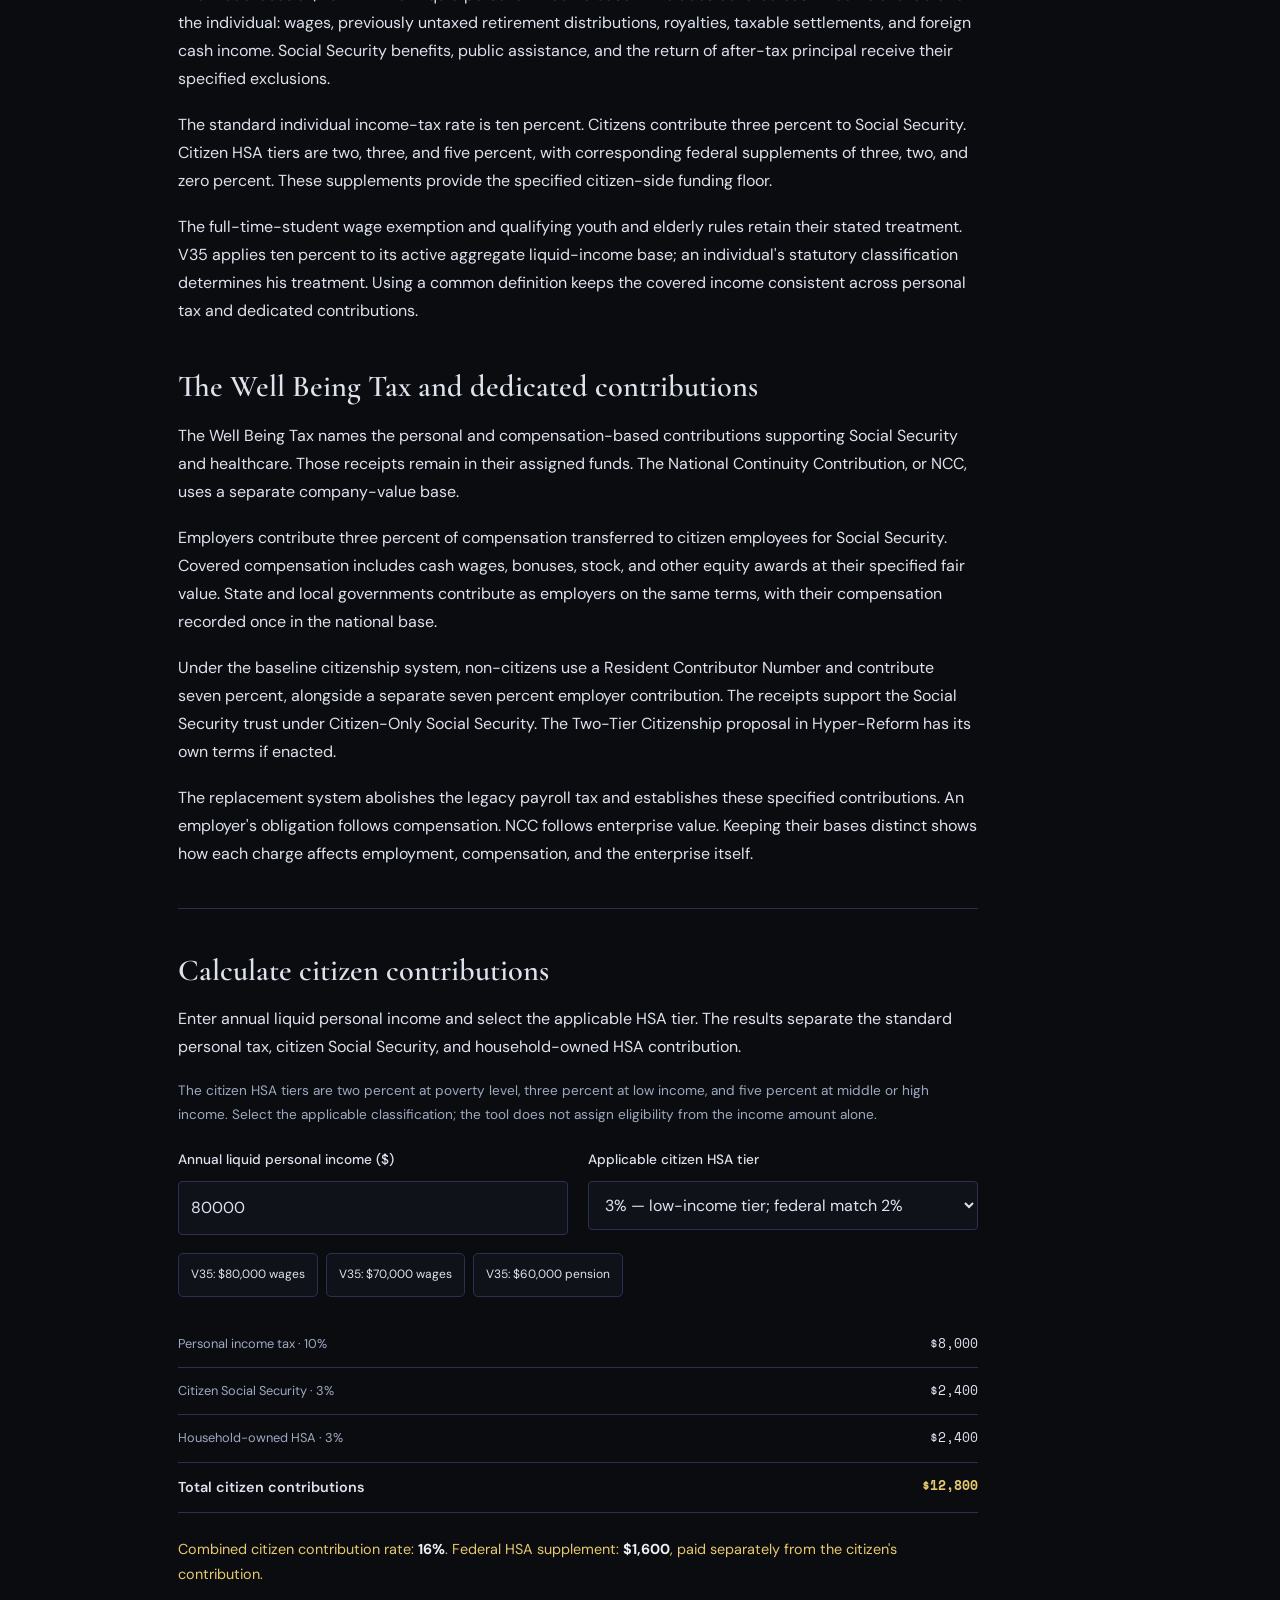
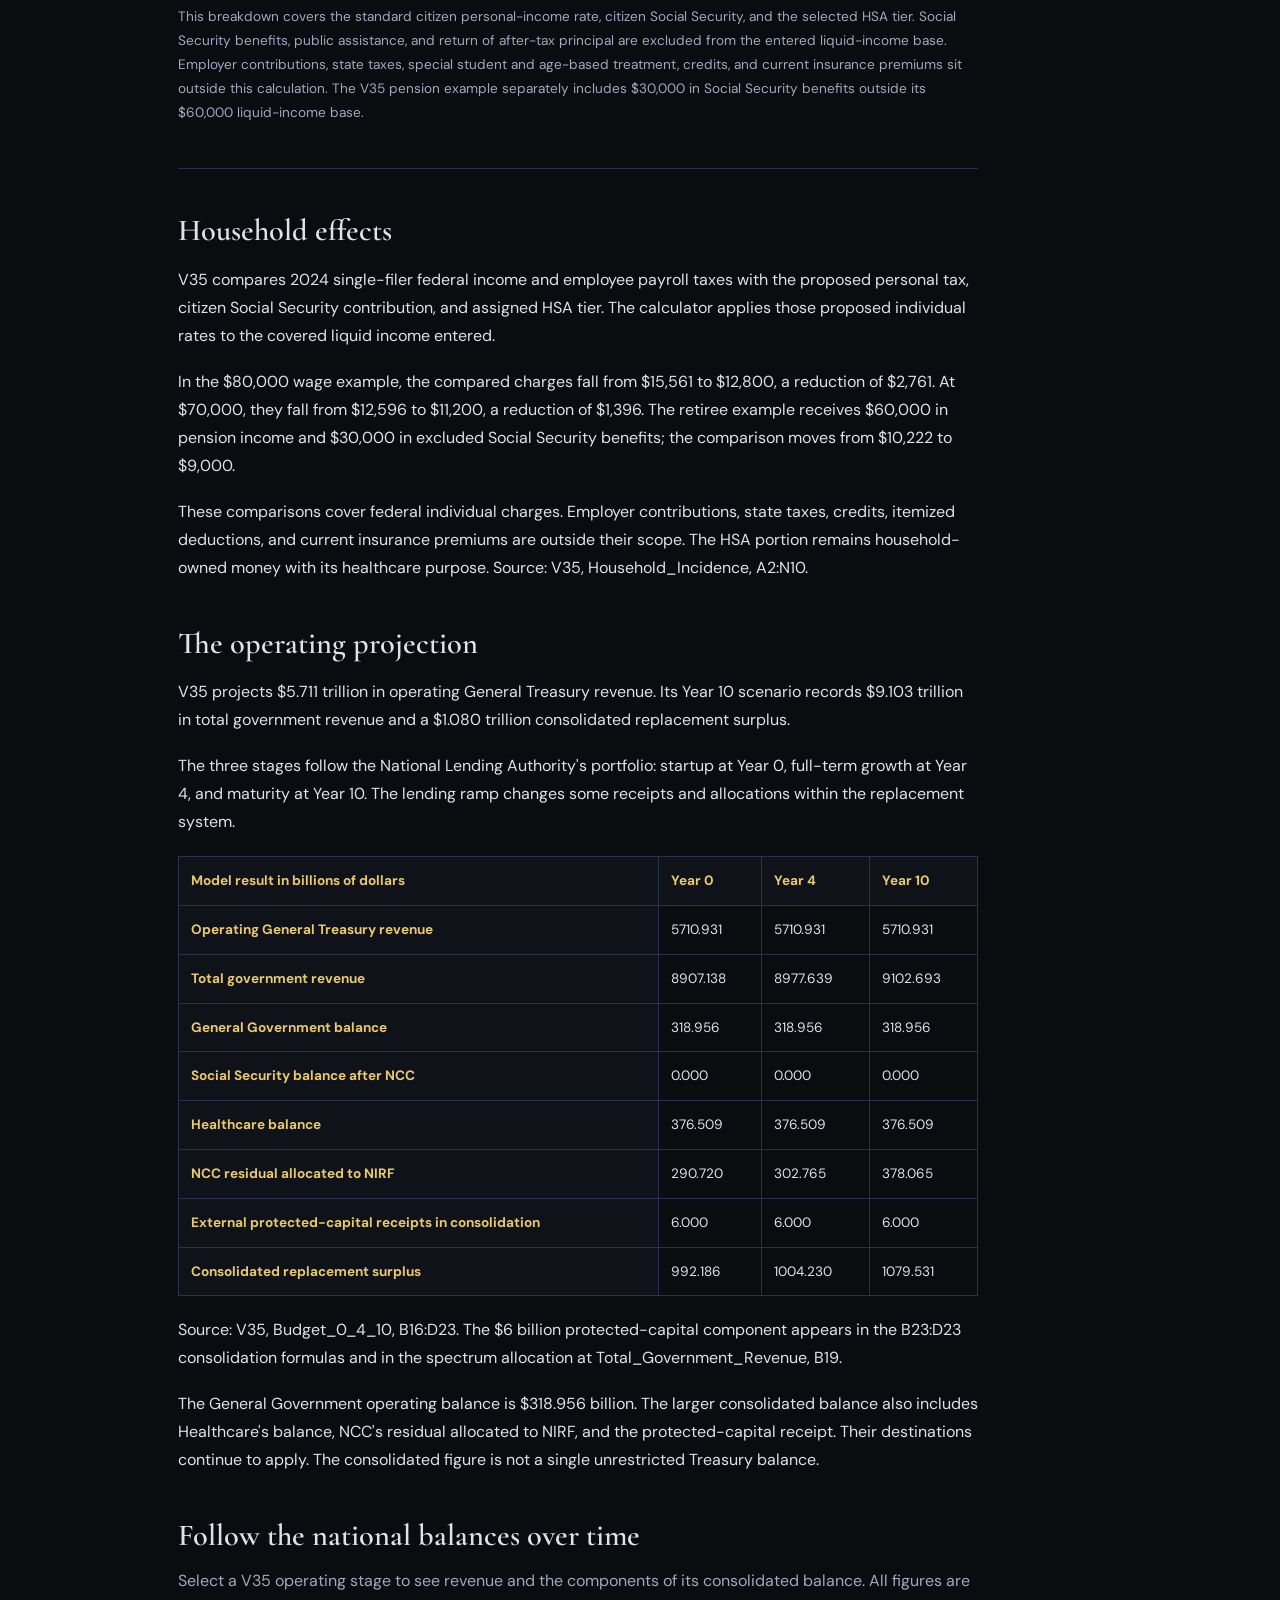
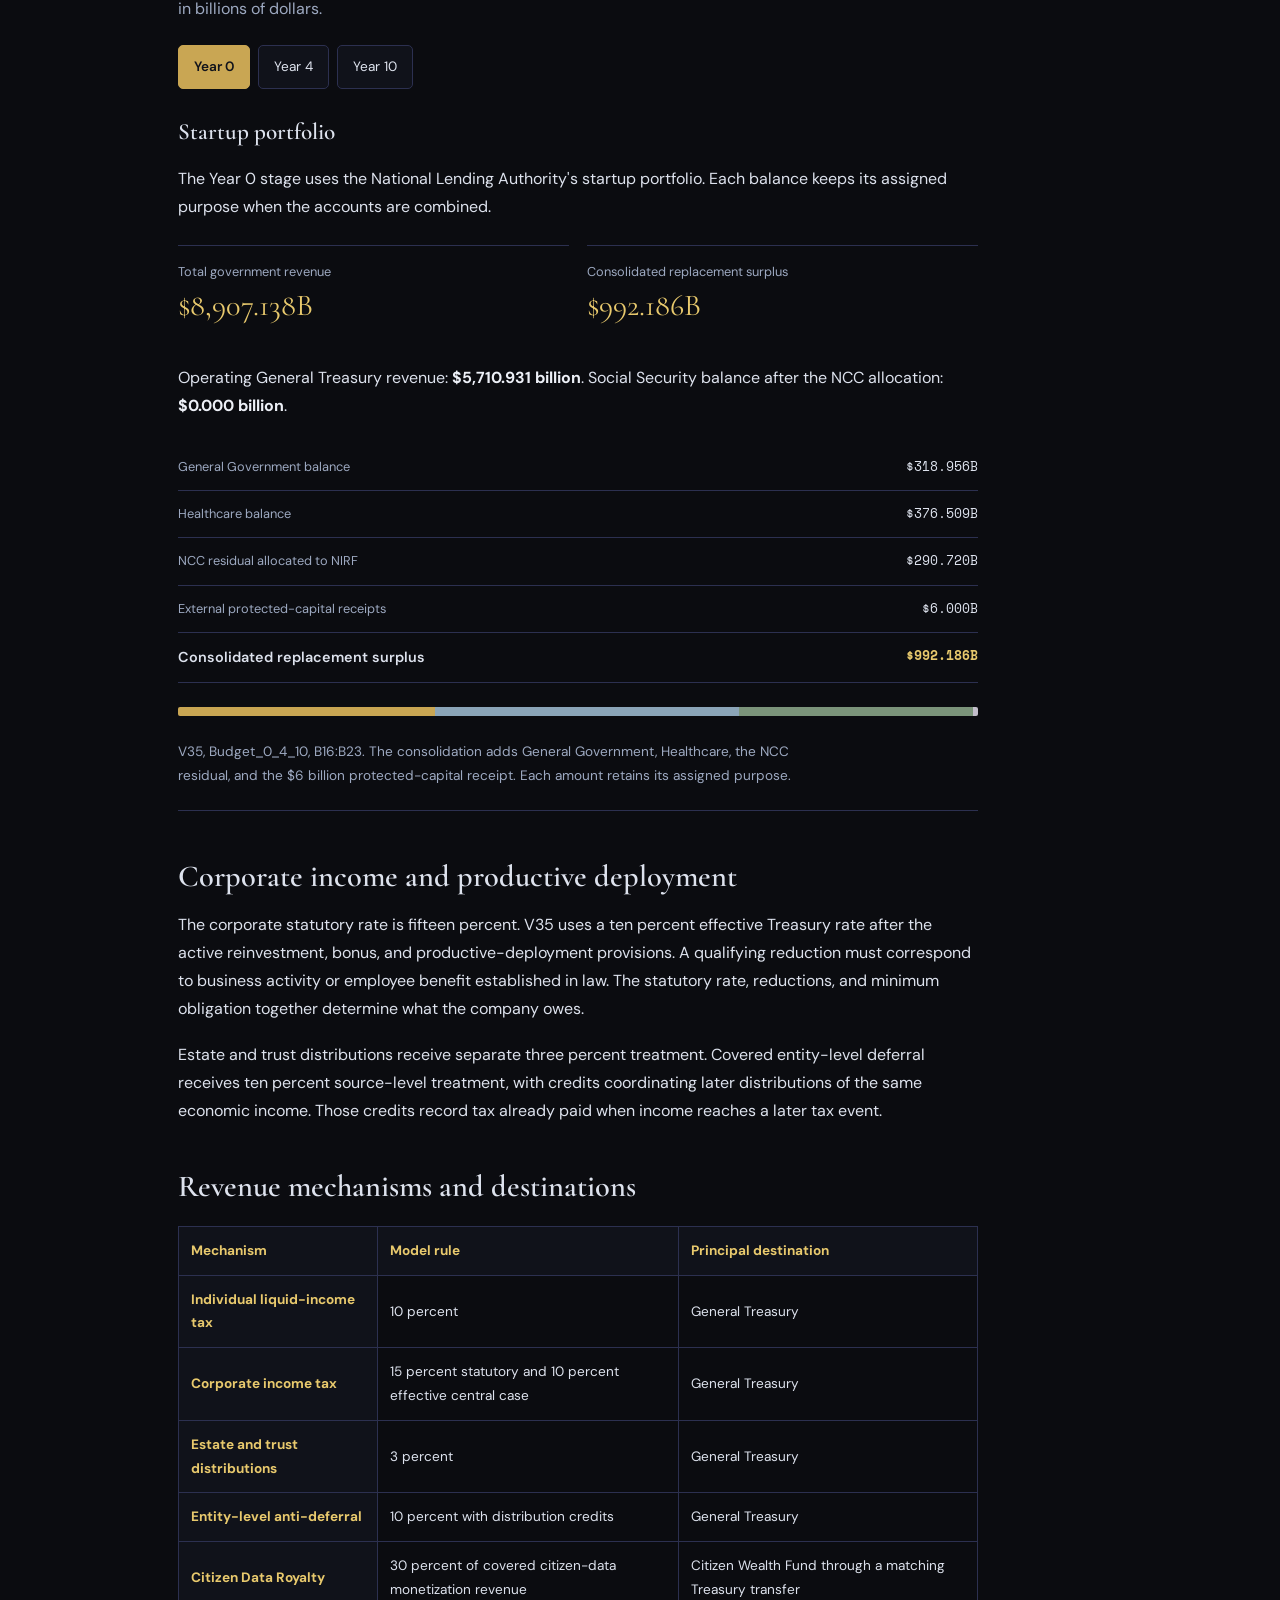
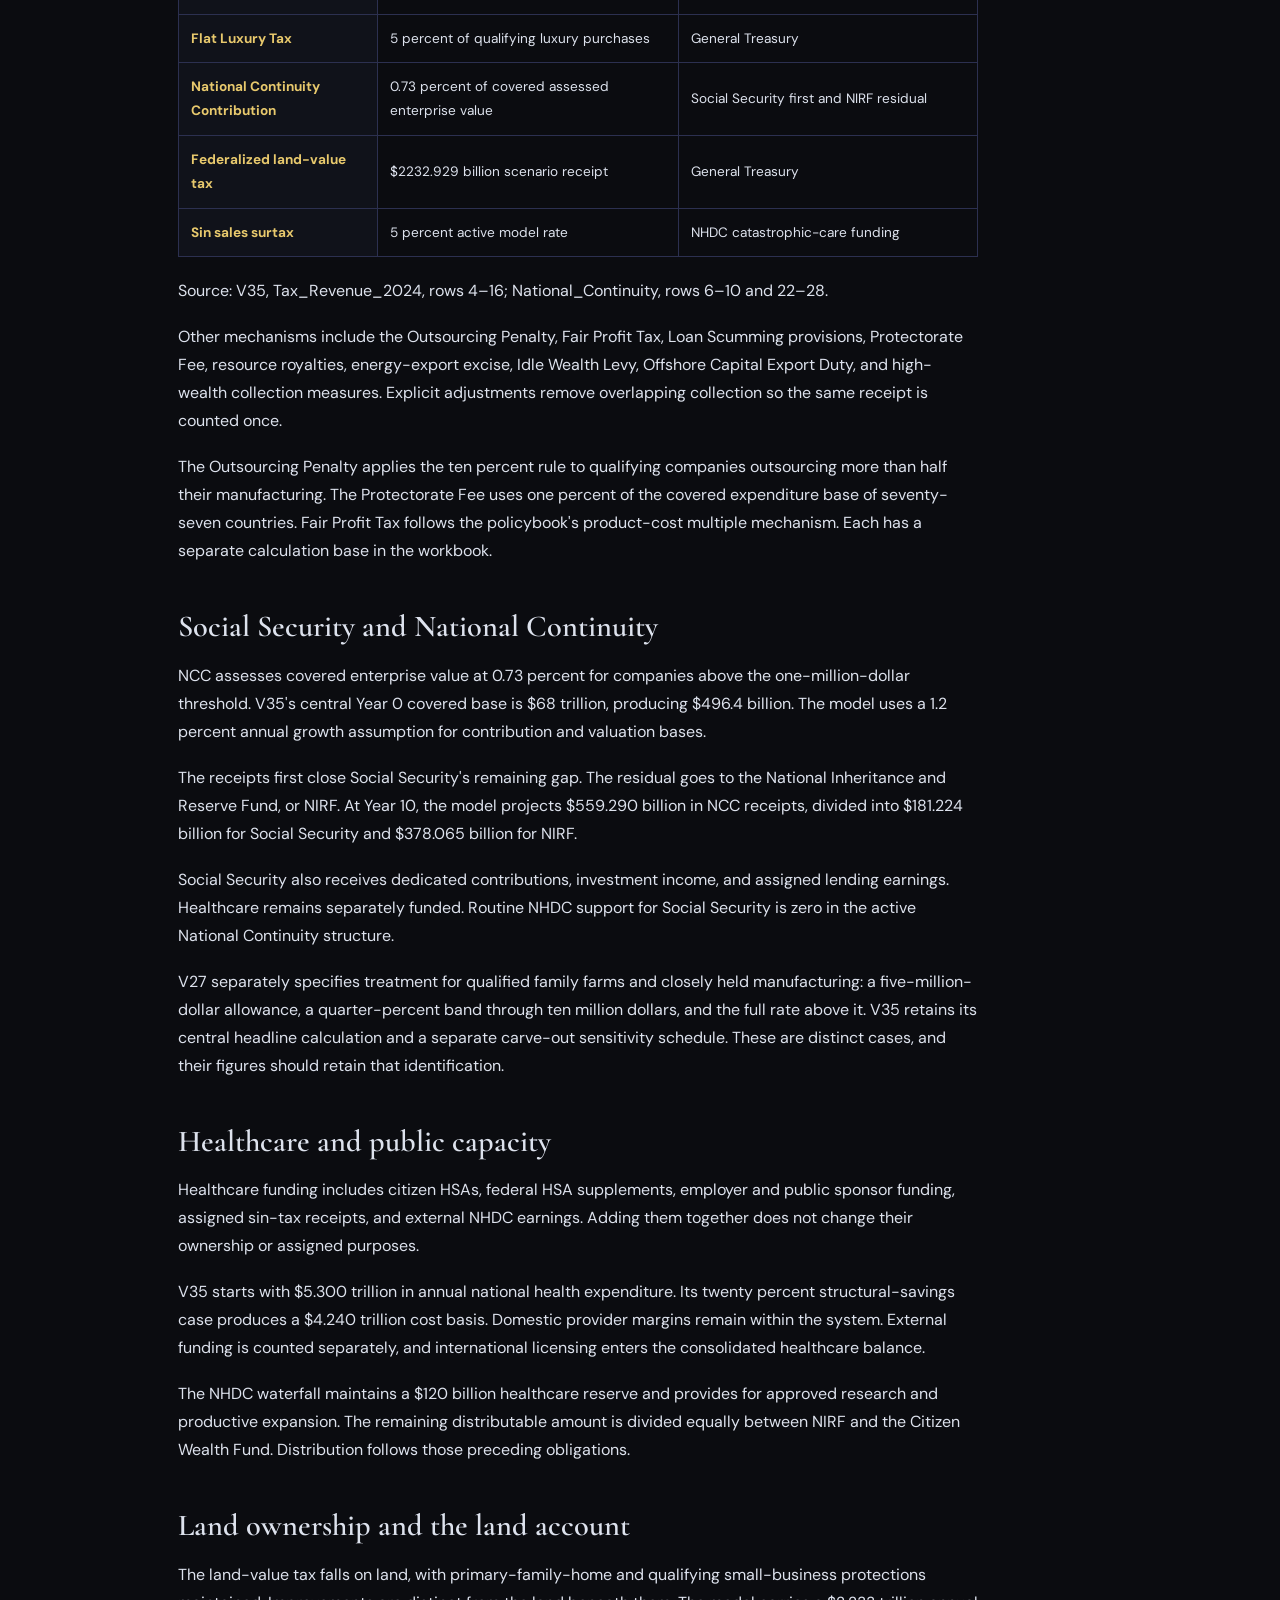
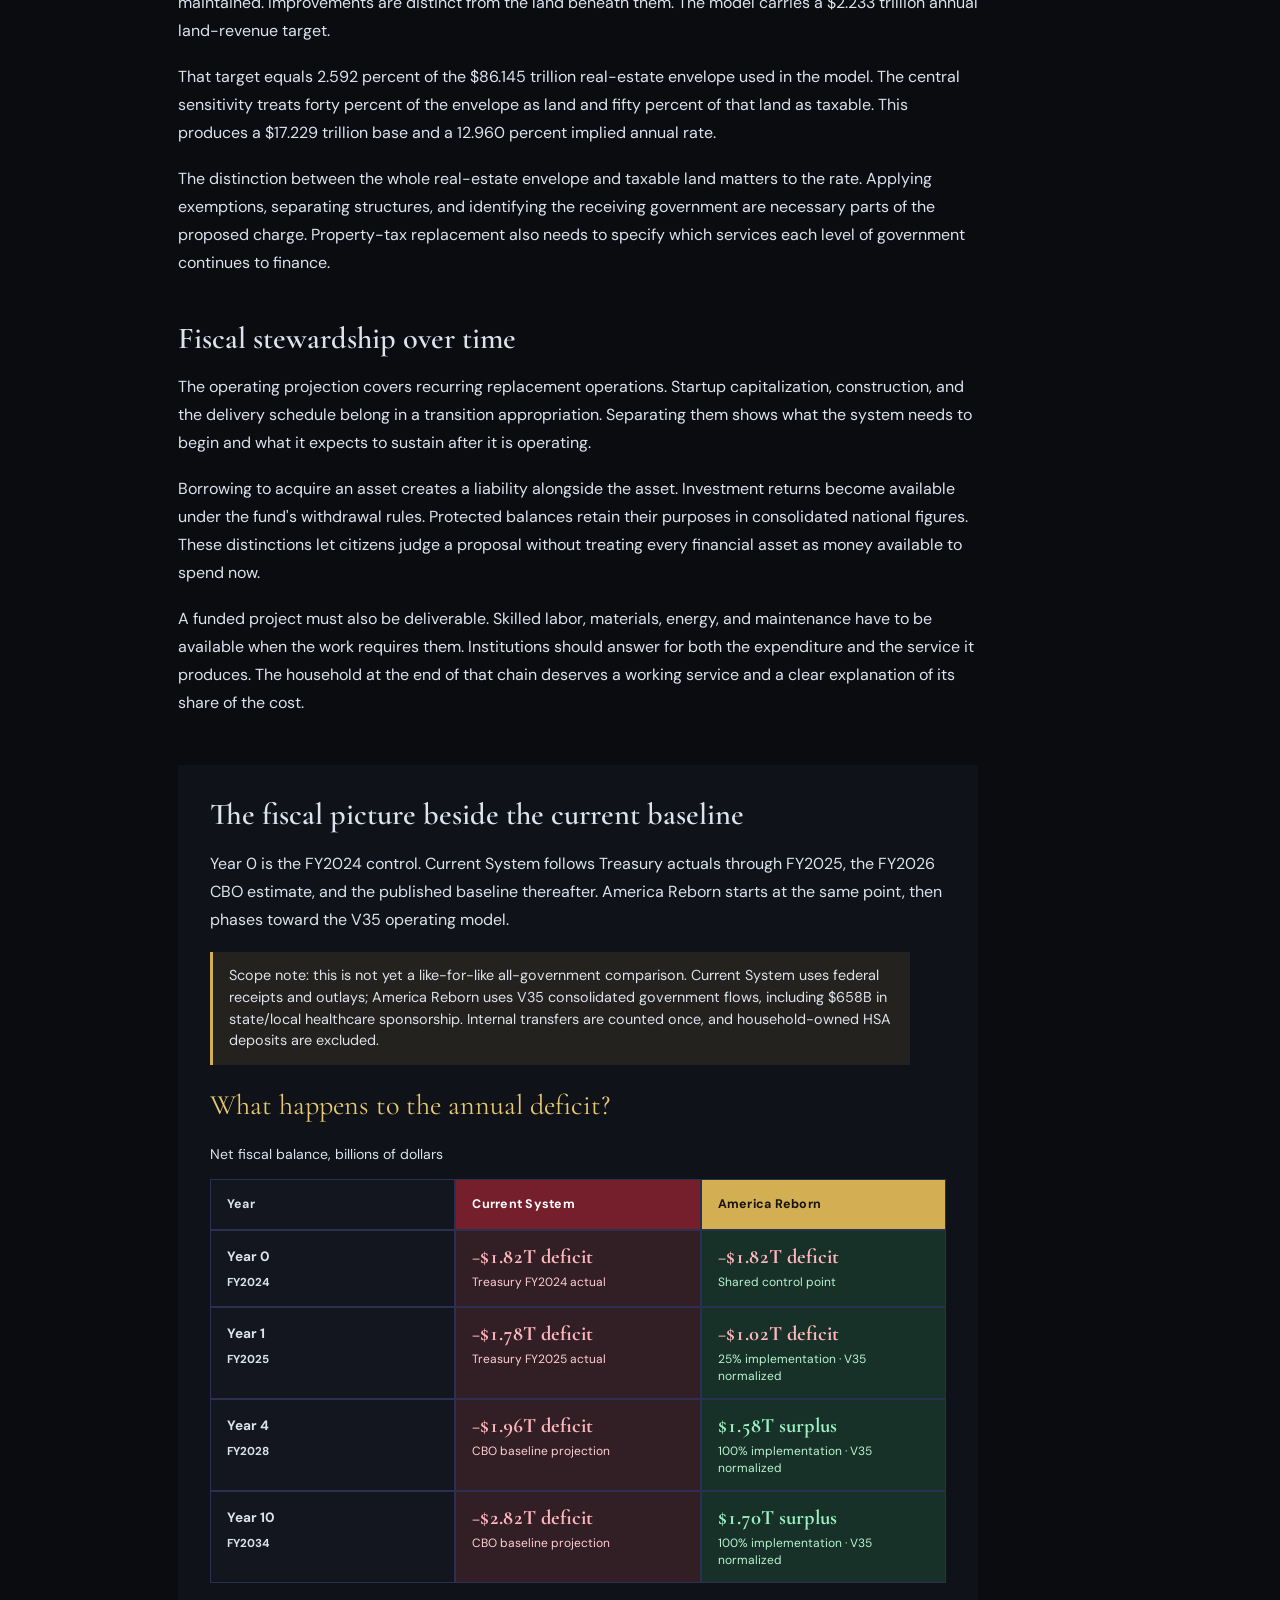
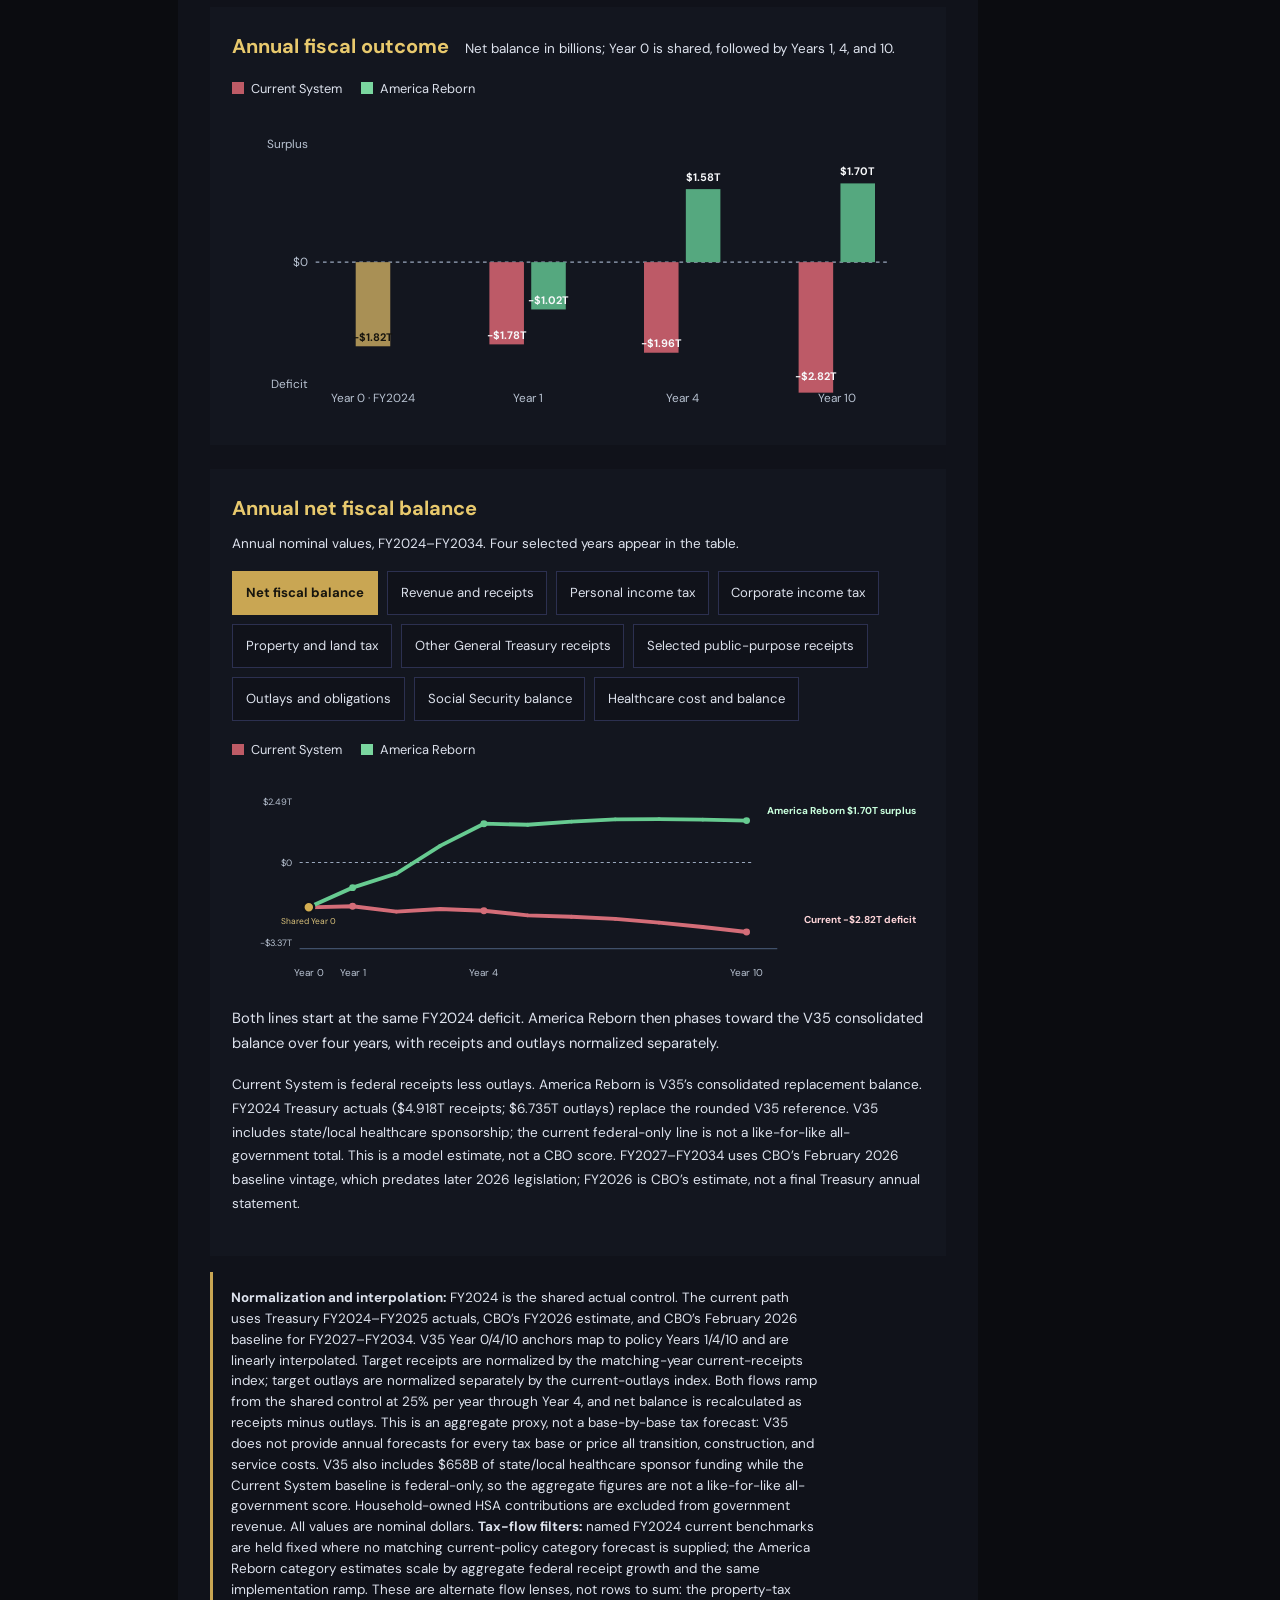
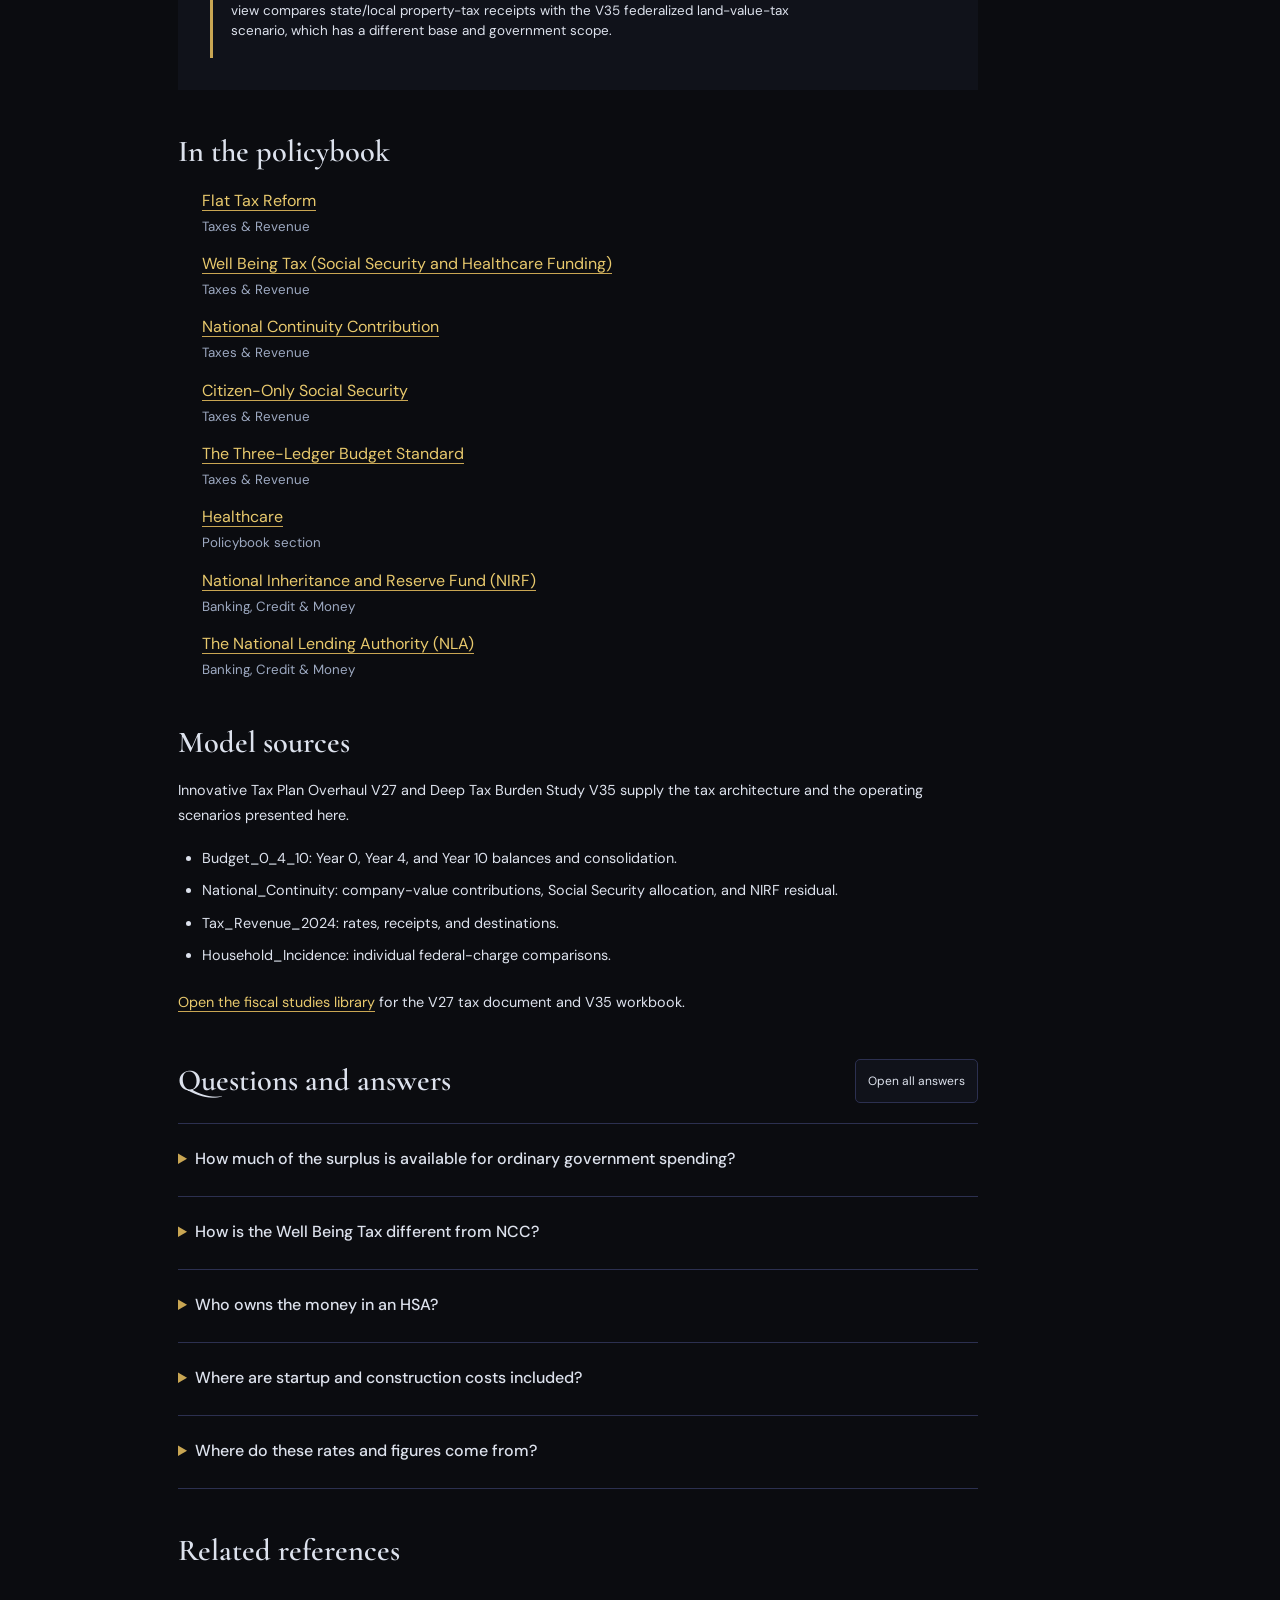
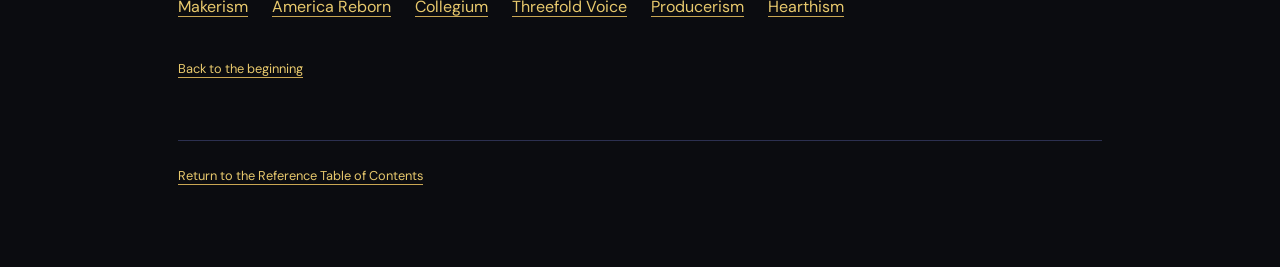
<file: Fiscal-Policy/index.html>
<!DOCTYPE html>
<html lang="en"><head><script>try{const theme=localStorage.getItem('policy-book-theme');if(theme==='light'||theme==='contrast')document.documentElement.dataset.theme=theme}catch(e){}</script><meta charset="utf-8"><meta name="viewport" content="width=device-width,initial-scale=1"><title>Fiscal Policy | Political Policy Book</title><meta name="description" content="Follow the proposed household charges, dedicated funds, and national balances, with the ownership and purpose of each payment kept clear."><link rel="canonical" href="https://betterpolicies.org/Fiscal-Policy/"><meta property="og:type" content="article"><meta property="og:title" content="Fiscal Policy | Political Policy Book"><meta property="og:description" content="Follow the proposed household charges, dedicated funds, and national balances, with the ownership and purpose of each payment kept clear."><meta property="og:url" content="https://betterpolicies.org/Fiscal-Policy/"><link rel="stylesheet" href="https://fonts.googleapis.com/css2?family=Cormorant+Garamond:ital,wght@0,400;0,600;0,700;1,400&amp;family=DM+Sans:wght@300;400;500;600&amp;family=Space+Mono:wght@400;700&amp;display=swap"><link rel="stylesheet" href="/reference.css">
<link rel="stylesheet" href="/reference-interactive.css?fiscal-comparison=10">

<script src="/reference.js?fiscal-comparison=10" defer></script>
<script type="application/ld+json">{"@context": "https://schema.org", "@type": "Article", "headline": "Fiscal Policy", "description": "Follow the proposed household charges, dedicated funds, and national balances, with the ownership and purpose of each payment kept clear.", "url": "https://betterpolicies.org/Fiscal-Policy/", "author": {"@type": "Person", "name": "Michael Allen"}, "inLanguage": "en", "wordCount": 2900, "dateModified": "2026-10-15"}</script></head>
<body id="top"><progress class="reading-progress" data-reading-progress max="100" value="0" aria-label="Reading progress"></progress><a class="skip" href="#main">Skip to content</a><div class="page reference-page"><a class="book-link" href="/">Political Policy Book</a><nav class="breadcrumb" aria-label="Breadcrumb"><a href="/#sec-foreword-p2">Reference Table of Contents</a> / Fiscal Policy</nav><main id="main"><div class="eyebrow">Financial mechanisms, funding flows, and household effects</div><h1>Fiscal Policy</h1><p class="reference-summary">Follow the proposed household charges, dedicated funds, and national balances, with the ownership and purpose of each payment kept clear.</p><p class="reading-meta">12 minute read · Explanation and policy examples</p><nav class="contents" aria-label="Page contents"><h2>On this page</h2><ol><li><a href="#keep-the-purpose-attached-to-the-payment">Keep the purpose attached to the payment</a></li><li><a href="#one-liquid-income-definition">One liquid income definition</a></li><li><a href="#the-well-being-tax-and-dedicated-contributions">The Well Being Tax and dedicated contributions</a></li><li><a href="#contribution-explorer">Calculate citizen contributions</a></li><li><a href="#household-effects">Household effects</a></li><li><a href="#the-operating-projection">The operating projection</a></li><li><a href="#guided-breakdown">Follow the national balances over time</a></li><li><a href="#corporate-income-and-productive-deployment">Corporate income and productive deployment</a></li><li><a href="#revenue-mechanisms-and-destinations">Revenue mechanisms and destinations</a></li><li><a href="#social-security-and-national-continuity">Social Security and National Continuity</a></li><li><a href="#healthcare-and-public-capacity">Healthcare and public capacity</a></li><li><a href="#land-ownership-and-the-land-account">Land ownership and the land account</a></li><li><a href="#fiscal-stewardship-over-time">Fiscal stewardship over time</a></li><li><a href="#fiscal-comparison-title">Fiscal comparison</a></li><li><a href="#in-the-policybook">In the policybook</a></li><li><a href="#model-sources">Model sources</a></li><li><a href="#questions">Questions and answers</a></li></ol></nav><article class="prose"><p>A household should be able to understand what it pays, what it owns, and what its contributions provide. This fiscal program combines a liquid-income tax with dedicated retirement and healthcare funding, corporate taxes, and other assigned revenue. Each payment has a defined base and destination. Household-owned money remains the household's property when the national figures are added together.</p><p>The proposals connect public funding to the conditions in which people can build a secure life. Essential services need dependable resources. Enterprise needs rules under which investment and useful work remain worthwhile. The rates and projections here follow Innovative Tax Plan Overhaul V27 and Deep Tax Burden Study V35.</p><h2 id="keep-the-purpose-attached-to-the-payment">Keep the purpose attached to the payment</h2><p>A tax bill affects the money a family can use today. A retirement contribution supports an obligation continuing into the future. An HSA contribution enters an account the household owns. Understanding those differences allows someone to judge both the immediate charge and what it provides.</p><p>The same discipline applies nationally. General Treasury revenue finances its assigned operations. Retirement and healthcare funds carry obligations of their own. A protected fund does not become available for ordinary spending simply because its balance appears in a consolidated total. Public finance becomes easier to follow when each institution answers for the money entrusted to it.</p><p>The system also needs to remain capable of delivery. Paying for healthcare requires care capacity. Authorizing construction requires workers, materials, and maintenance. The financial mechanisms should support those responsibilities without concealing their costs or confusing startup investment with recurring operations.</p><h2 id="one-liquid-income-definition">One liquid income definition</h2><p>The model uses a $20.471 trillion liquid personal-income base. It includes covered cash income available to the individual: wages, previously untaxed retirement distributions, royalties, taxable settlements, and foreign cash income. Social Security benefits, public assistance, and the return of after-tax principal receive their specified exclusions.</p><p>The standard individual income-tax rate is ten percent. Citizens contribute three percent to Social Security. Citizen HSA tiers are two, three, and five percent, with corresponding federal supplements of three, two, and zero percent. These supplements provide the specified citizen-side funding floor.</p><p>The full-time-student wage exemption and qualifying youth and elderly rules retain their stated treatment. V35 applies ten percent to its active aggregate liquid-income base; an individual's statutory classification determines his treatment. Using a common definition keeps the covered income consistent across personal tax and dedicated contributions.</p><h2 id="the-well-being-tax-and-dedicated-contributions">The Well Being Tax and dedicated contributions</h2><p>The Well Being Tax names the personal and compensation-based contributions supporting Social Security and healthcare. Those receipts remain in their assigned funds. The National Continuity Contribution, or NCC, uses a separate company-value base.</p><p>Employers contribute three percent of compensation transferred to citizen employees for Social Security. Covered compensation includes cash wages, bonuses, stock, and other equity awards at their specified fair value. State and local governments contribute as employers on the same terms, with their compensation recorded once in the national base.</p><p>Under the baseline citizenship system, non-citizens use a Resident Contributor Number and contribute seven percent, alongside a separate seven percent employer contribution. The receipts support the Social Security trust under Citizen-Only Social Security. The Two-Tier Citizenship proposal in Hyper-Reform has its own terms if enacted.</p><p>The replacement system abolishes the legacy payroll tax and establishes these specified contributions. An employer's obligation follows compensation. NCC follows enterprise value. Keeping their bases distinct shows how each charge affects employment, compensation, and the enterprise itself.</p><section class="calculator" data-contribution-calculator aria-labelledby="contribution-explorer">
<h2 id="contribution-explorer">Calculate citizen contributions</h2>
<p>Enter annual liquid personal income and select the applicable HSA tier. The results separate the standard personal tax, citizen Social Security, and household-owned HSA contribution.</p>
<p class="scope">The citizen HSA tiers are two percent at poverty level, three percent at low income, and five percent at middle or high income. Select the applicable classification; the tool does not assign eligibility from the income amount alone.</p>
<form data-calculator-controls hidden novalidate>
<div class="calculator-controls"><div><label for="liquid-income">Annual liquid personal income ($)</label><input id="liquid-income" name="income" type="number" inputmode="decimal" min="0" max="1000000000" step="any" value="80000" aria-describedby="calculator-scope calculator-error"></div><div><label for="hsa-tier">Applicable citizen HSA tier</label><select id="hsa-tier" name="hsaTier"><option value="0.02">2% — poverty tier; federal match 3%</option><option value="0.03" selected>3% — low-income tier; federal match 2%</option><option value="0.05">5% — middle/high tier</option></select></div></div>
<div class="preset-row" aria-label="Workbook household examples"><button type="button" class="preset-button" data-income-preset="80000" data-tier-preset="0.03">V35: $80,000 wages</button><button type="button" class="preset-button" data-income-preset="70000" data-tier-preset="0.03">V35: $70,000 wages</button><button type="button" class="preset-button" data-income-preset="60000" data-tier-preset="0.02">V35: $60,000 pension</button></div>
<p id="calculator-error" class="calculator-error" data-calculator-error role="alert"></p>
</form><div data-calculator-results aria-live="polite" aria-atomic="true"><dl class="ledger-lines"><div><dt>Personal income tax · 10%</dt><dd data-amount="personal">$8,000</dd></div><div><dt>Citizen Social Security · 3%</dt><dd data-amount="retirement">$2,400</dd></div><div><dt>Household-owned HSA · <span data-tier-label>3%</span></dt><dd data-amount="hsa">$2,400</dd></div><div class="ledger-total"><dt>Total citizen contributions</dt><dd data-amount="total">$12,800</dd></div></dl><p class="total-note">Combined citizen contribution rate: <strong data-combined-rate>16%</strong>. Federal HSA supplement: <strong data-amount="supplement">$1,600</strong>, paid separately from the citizen's contribution.</p></div>
<p id="calculator-scope" class="scope">This breakdown covers the standard citizen personal-income rate, citizen Social Security, and the selected HSA tier. Social Security benefits, public assistance, and return of after-tax principal are excluded from the entered liquid-income base. Employer contributions, state taxes, special student and age-based treatment, credits, and current insurance premiums sit outside this calculation. The V35 pension example separately includes $30,000 in Social Security benefits outside its $60,000 liquid-income base.</p>
<noscript><p class="no-script-note">The standard $80,000 example is shown above. The complete household comparisons and all operating-stage figures remain available in this page's text and tables.</p></noscript>
</section><h2 id="household-effects">Household effects</h2><p>V35 compares 2024 single-filer federal income and employee payroll taxes with the proposed personal tax, citizen Social Security contribution, and assigned HSA tier. The calculator applies those proposed individual rates to the covered liquid income entered.</p><p>In the $80,000 wage example, the compared charges fall from $15,561 to $12,800, a reduction of $2,761. At $70,000, they fall from $12,596 to $11,200, a reduction of $1,396. The retiree example receives $60,000 in pension income and $30,000 in excluded Social Security benefits; the comparison moves from $10,222 to $9,000.</p><p>These comparisons cover federal individual charges. Employer contributions, state taxes, credits, itemized deductions, and current insurance premiums are outside their scope. The HSA portion remains household-owned money with its healthcare purpose. Source: V35, Household_Incidence, A2:N10.</p><h2 id="the-operating-projection">The operating projection</h2><p>V35 projects $5.711 trillion in operating General Treasury revenue. Its Year 10 scenario records $9.103 trillion in total government revenue and a $1.080 trillion consolidated replacement surplus.</p><p>The three stages follow the National Lending Authority's portfolio: startup at Year 0, full-term growth at Year 4, and maturity at Year 10. The lending ramp changes some receipts and allocations within the replacement system.</p><div class="table-scroll" role="region" tabindex="0" aria-label="Fiscal reference table"><table><thead><tr><th scope="col">Model result in billions of dollars</th><th scope="col">Year 0</th><th scope="col">Year 4</th><th scope="col">Year 10</th></tr></thead><tbody><tr><th scope="row">Operating General Treasury revenue</th><td>5710.931</td><td>5710.931</td><td>5710.931</td></tr><tr><th scope="row">Total government revenue</th><td>8907.138</td><td>8977.639</td><td>9102.693</td></tr><tr><th scope="row">General Government balance</th><td>318.956</td><td>318.956</td><td>318.956</td></tr><tr><th scope="row">Social Security balance after NCC</th><td>0.000</td><td>0.000</td><td>0.000</td></tr><tr><th scope="row">Healthcare balance</th><td>376.509</td><td>376.509</td><td>376.509</td></tr><tr><th scope="row">NCC residual allocated to NIRF</th><td>290.720</td><td>302.765</td><td>378.065</td></tr><tr><th scope="row">External protected-capital receipts in consolidation</th><td>6.000</td><td>6.000</td><td>6.000</td></tr><tr><th scope="row">Consolidated replacement surplus</th><td>992.186</td><td>1004.230</td><td>1079.531</td></tr></tbody></table></div><p>Source: V35, Budget_0_4_10, B16:D23. The $6 billion protected-capital component appears in the B23:D23 consolidation formulas and in the spectrum allocation at Total_Government_Revenue, B19.</p><p>The General Government operating balance is $318.956 billion. The larger consolidated balance also includes Healthcare's balance, NCC's residual allocated to NIRF, and the protected-capital receipt. Their destinations continue to apply. The consolidated figure is not a single unrestricted Treasury balance.</p><section class="explorer" data-explorer aria-labelledby="guided-breakdown"><h2 id="guided-breakdown">Follow the national balances over time</h2><p class="explorer-intro">Select a V35 operating stage to see revenue and the components of its consolidated balance. All figures are in billions of dollars.</p><div class="explorer-controls" data-explorer-controls hidden aria-label="Follow the national balances over time"><button type="button" id="explore-year-0-tab" aria-controls="explore-year-0">Year 0</button><button type="button" id="explore-year-4-tab" aria-controls="explore-year-4">Year 4</button><button type="button" id="explore-year-10-tab" aria-controls="explore-year-10">Year 10</button></div><section class="explorer-panel" data-explorer-panel id="explore-year-0" tabindex="0"><h3>Startup portfolio</h3><p>The Year 0 stage uses the National Lending Authority's startup portfolio. Each balance keeps its assigned purpose when the accounts are combined.</p><dl class="ledger-overview"><div><dt>Total government revenue</dt><dd>$8,907.138B</dd></div><div><dt>Consolidated replacement surplus</dt><dd>$992.186B</dd></div></dl><p>Operating General Treasury revenue: <strong>$5,710.931 billion</strong>. Social Security balance after the NCC allocation: <strong>$0.000 billion</strong>.</p><dl class="ledger-lines"><div><dt>General Government balance</dt><dd>$318.956B</dd></div><div><dt>Healthcare balance</dt><dd>$376.509B</dd></div><div><dt>NCC residual allocated to NIRF</dt><dd>$290.720B</dd></div><div><dt>External protected-capital receipts</dt><dd>$6.000B</dd></div><div class="ledger-total"><dt>Consolidated replacement surplus</dt><dd>$992.186B</dd></div></dl><div class="ledger-bar" aria-hidden="true"><span style="width:32.146808775416325%"></span><span style="width:37.94747967073526%"></span><span style="width:29.30098608787218%"></span><span style="width:0.6047254659762344%"></span></div><p class="source-note">V35, Budget_0_4_10, B16:B23. The consolidation adds General Government, Healthcare, the NCC residual, and the $6 billion protected-capital receipt. Each amount retains its assigned purpose.</p></section><section class="explorer-panel" data-explorer-panel id="explore-year-4" tabindex="0"><h3>Full-term growth portfolio</h3><p>The Year 4 stage uses the National Lending Authority's full-term growth portfolio. Each balance keeps its assigned purpose when the accounts are combined.</p><dl class="ledger-overview"><div><dt>Total government revenue</dt><dd>$8,977.639B</dd></div><div><dt>Consolidated replacement surplus</dt><dd>$1,004.230B</dd></div></dl><p>Operating General Treasury revenue: <strong>$5,710.931 billion</strong>. Social Security balance after the NCC allocation: <strong>$0.000 billion</strong>.</p><dl class="ledger-lines"><div><dt>General Government balance</dt><dd>$318.956B</dd></div><div><dt>Healthcare balance</dt><dd>$376.509B</dd></div><div><dt>NCC residual allocated to NIRF</dt><dd>$302.765B</dd></div><div><dt>External protected-capital receipts</dt><dd>$6.000B</dd></div><div class="ledger-total"><dt>Consolidated replacement surplus</dt><dd>$1,004.230B</dd></div></dl><div class="ledger-bar" aria-hidden="true"><span style="width:31.761243252544446%"></span><span style="width:37.49234149689246%"></span><span style="width:30.148942799718238%"></span><span style="width:0.5974724508445622%"></span></div><p class="source-note">V35, Budget_0_4_10, C16:C23. The consolidation adds General Government, Healthcare, the NCC residual, and the $6 billion protected-capital receipt. Each amount retains its assigned purpose.</p></section><section class="explorer-panel" data-explorer-panel id="explore-year-10" tabindex="0"><h3>Mature portfolio</h3><p>The Year 10 stage uses the National Lending Authority's mature portfolio. Each balance keeps its assigned purpose when the accounts are combined.</p><dl class="ledger-overview"><div><dt>Total government revenue</dt><dd>$9,102.693B</dd></div><div><dt>Consolidated replacement surplus</dt><dd>$1,079.531B</dd></div></dl><p>Operating General Treasury revenue: <strong>$5,710.931 billion</strong>. Social Security balance after the NCC allocation: <strong>$0.000 billion</strong>.</p><dl class="ledger-lines"><div><dt>General Government balance</dt><dd>$318.956B</dd></div><div><dt>Healthcare balance</dt><dd>$376.509B</dd></div><div><dt>NCC residual allocated to NIRF</dt><dd>$378.065B</dd></div><div><dt>External protected-capital receipts</dt><dd>$6.000B</dd></div><div class="ledger-total"><dt>Consolidated replacement surplus</dt><dd>$1,079.531B</dd></div></dl><div class="ledger-bar" aria-hidden="true"><span style="width:29.54579871986127%"></span><span style="width:34.8771352114733%"></span><span style="width:35.02126916131649%"></span><span style="width:0.5557969073487528%"></span></div><p class="source-note">V35, Budget_0_4_10, D16:D23. The consolidation adds General Government, Healthcare, the NCC residual, and the $6 billion protected-capital receipt. Each amount retains its assigned purpose.</p></section></section><h2 id="corporate-income-and-productive-deployment">Corporate income and productive deployment</h2><p>The corporate statutory rate is fifteen percent. V35 uses a ten percent effective Treasury rate after the active reinvestment, bonus, and productive-deployment provisions. A qualifying reduction must correspond to business activity or employee benefit established in law. The statutory rate, reductions, and minimum obligation together determine what the company owes.</p><p>Estate and trust distributions receive separate three percent treatment. Covered entity-level deferral receives ten percent source-level treatment, with credits coordinating later distributions of the same economic income. Those credits record tax already paid when income reaches a later tax event.</p><h2 id="revenue-mechanisms-and-destinations">Revenue mechanisms and destinations</h2><div class="table-scroll" role="region" tabindex="0" aria-label="Fiscal reference table"><table><thead><tr><th scope="col">Mechanism</th><th scope="col">Model rule</th><th scope="col">Principal destination</th></tr></thead><tbody><tr><th scope="row">Individual liquid-income tax</th><td>10 percent</td><td>General Treasury</td></tr><tr><th scope="row">Corporate income tax</th><td>15 percent statutory and 10 percent effective central case</td><td>General Treasury</td></tr><tr><th scope="row">Estate and trust distributions</th><td>3 percent</td><td>General Treasury</td></tr><tr><th scope="row">Entity-level anti-deferral</th><td>10 percent with distribution credits</td><td>General Treasury</td></tr><tr><th scope="row">Citizen Data Royalty</th><td>30 percent of covered citizen-data monetization revenue</td><td>Citizen Wealth Fund through a matching Treasury transfer</td></tr><tr><th scope="row">Flat Luxury Tax</th><td>5 percent of qualifying luxury purchases</td><td>General Treasury</td></tr><tr><th scope="row">National Continuity Contribution</th><td>0.73 percent of covered assessed enterprise value</td><td>Social Security first and NIRF residual</td></tr><tr><th scope="row">Federalized land-value tax</th><td>$2232.929 billion scenario receipt</td><td>General Treasury</td></tr><tr><th scope="row">Sin sales surtax</th><td>5 percent active model rate</td><td>NHDC catastrophic-care funding</td></tr></tbody></table></div><p>Source: V35, Tax_Revenue_2024, rows 4–16; National_Continuity, rows 6–10 and 22–28.</p><p>Other mechanisms include the Outsourcing Penalty, Fair Profit Tax, Loan Scumming provisions, Protectorate Fee, resource royalties, energy-export excise, Idle Wealth Levy, Offshore Capital Export Duty, and high-wealth collection measures. Explicit adjustments remove overlapping collection so the same receipt is counted once.</p><p>The Outsourcing Penalty applies the ten percent rule to qualifying companies outsourcing more than half their manufacturing. The Protectorate Fee uses one percent of the covered expenditure base of seventy-seven countries. Fair Profit Tax follows the policybook's product-cost multiple mechanism. Each has a separate calculation base in the workbook.</p><h2 id="social-security-and-national-continuity">Social Security and National Continuity</h2><p>NCC assesses covered enterprise value at 0.73 percent for companies above the one-million-dollar threshold. V35's central Year 0 covered base is $68 trillion, producing $496.4 billion. The model uses a 1.2 percent annual growth assumption for contribution and valuation bases.</p><p>The receipts first close Social Security's remaining gap. The residual goes to the National Inheritance and Reserve Fund, or NIRF. At Year 10, the model projects $559.290 billion in NCC receipts, divided into $181.224 billion for Social Security and $378.065 billion for NIRF.</p><p>Social Security also receives dedicated contributions, investment income, and assigned lending earnings. Healthcare remains separately funded. Routine NHDC support for Social Security is zero in the active National Continuity structure.</p><p>V27 separately specifies treatment for qualified family farms and closely held manufacturing: a five-million-dollar allowance, a quarter-percent band through ten million dollars, and the full rate above it. V35 retains its central headline calculation and a separate carve-out sensitivity schedule. These are distinct cases, and their figures should retain that identification.</p><h2 id="healthcare-and-public-capacity">Healthcare and public capacity</h2><p>Healthcare funding includes citizen HSAs, federal HSA supplements, employer and public sponsor funding, assigned sin-tax receipts, and external NHDC earnings. Adding them together does not change their ownership or assigned purposes.</p><p>V35 starts with $5.300 trillion in annual national health expenditure. Its twenty percent structural-savings case produces a $4.240 trillion cost basis. Domestic provider margins remain within the system. External funding is counted separately, and international licensing enters the consolidated healthcare balance.</p><p>The NHDC waterfall maintains a $120 billion healthcare reserve and provides for approved research and productive expansion. The remaining distributable amount is divided equally between NIRF and the Citizen Wealth Fund. Distribution follows those preceding obligations.</p><h2 id="land-ownership-and-the-land-account">Land ownership and the land account</h2><p>The land-value tax falls on land, with primary-family-home and qualifying small-business protections maintained. Improvements are distinct from the land beneath them. The model carries a $2.233 trillion annual land-revenue target.</p><p>That target equals 2.592 percent of the $86.145 trillion real-estate envelope used in the model. The central sensitivity treats forty percent of the envelope as land and fifty percent of that land as taxable. This produces a $17.229 trillion base and a 12.960 percent implied annual rate.</p><p>The distinction between the whole real-estate envelope and taxable land matters to the rate. Applying exemptions, separating structures, and identifying the receiving government are necessary parts of the proposed charge. Property-tax replacement also needs to specify which services each level of government continues to finance.</p><h2 id="fiscal-stewardship-over-time">Fiscal stewardship over time</h2><p>The operating projection covers recurring replacement operations. Startup capitalization, construction, and the delivery schedule belong in a transition appropriation. Separating them shows what the system needs to begin and what it expects to sustain after it is operating.</p><p>Borrowing to acquire an asset creates a liability alongside the asset. Investment returns become available under the fund's withdrawal rules. Protected balances retain their purposes in consolidated national figures. These distinctions let citizens judge a proposal without treating every financial asset as money available to spend now.</p><p>A funded project must also be deliverable. Skilled labor, materials, energy, and maintenance have to be available when the work requires them. Institutions should answer for both the expenditure and the service it produces. The household at the end of that chain deserves a working service and a clear explanation of its share of the cost.</p><section class="fiscal-comparison" aria-labelledby="fiscal-comparison-title"><h2 id="fiscal-comparison-title">The fiscal picture beside the current baseline</h2><p>The policy model begins from the same national problem people can already see: a federal government taking in less than it spends. The figures below place the book’s three modeled stages beside the current-system benchmark used in V35.</p><div class="table-scroll" role="region" tabindex="0" aria-label="Fiscal outcomes compared with the FY2024 current-system benchmark"><table><caption>Annual fiscal outcome, billions of dollars</caption><thead><tr><th scope="col">Measure</th><th scope="col">Year 0</th><th scope="col">Year 4</th><th scope="col">Year 10</th></tr></thead><tbody><tr><th scope="row">Current-system unified balance reference</th><td>−1,833.000</td><td>−1,833.000</td><td>−1,833.000</td></tr><tr><th scope="row">Policy Book consolidated balance</th><td>992.186</td><td>1,004.230</td><td>1,079.531</td></tr><tr><th scope="row">Difference from the current-system reference</th><td>2,825.186</td><td>2,837.230</td><td>2,912.531</td></tr></tbody></table></div><figure class="fiscal-comparison-chart" aria-labelledby="fiscal-comparison-chart-title"><figcaption id="fiscal-comparison-chart-title"><strong>Annual fiscal outcome</strong><span>Billions of dollars. A surplus rises above zero; a deficit falls below it.</span></figcaption><div class="fiscal-chart-legend" aria-label="Chart legend"><span class="fiscal-legend-current">Current-system reference</span><span class="fiscal-legend-policy">Policy Book model</span></div><svg viewBox="0 0 760 340" role="img" aria-labelledby="fiscal-comparison-chart-title fiscal-comparison-chart-desc" focusable="false"><desc id="fiscal-comparison-chart-desc">Grouped bars compare a fixed current-system deficit of 1.833 trillion dollars with Policy Book surpluses of 992.186 billion dollars in Year 0, 1.004 trillion dollars in Year 4, and 1.080 trillion dollars in Year 10.</desc><line x1="70" y1="170" x2="730" y2="170" class="fiscal-zero-line"/><text x="18" y="48" class="fiscal-axis-label">+$1.2T</text><text x="36" y="174" class="fiscal-axis-label">$0</text><text x="18" y="302" class="fiscal-axis-label">−$1.8T</text><rect x="145" y="170" width="62" height="128" class="fiscal-current-bar"/><rect x="219" y="101" width="62" height="69" class="fiscal-policy-bar"/><text x="176" y="316" text-anchor="middle" class="fiscal-year-label">Year 0</text><text x="176" y="288" text-anchor="middle" class="fiscal-value-label">−$1.833T</text><text x="250" y="93" text-anchor="middle" class="fiscal-value-label">+$992B</text><rect x="363" y="170" width="62" height="128" class="fiscal-current-bar"/><rect x="437" y="100" width="62" height="70" class="fiscal-policy-bar"/><text x="394" y="316" text-anchor="middle" class="fiscal-year-label">Year 4</text><text x="394" y="288" text-anchor="middle" class="fiscal-value-label">−$1.833T</text><text x="468" y="92" text-anchor="middle" class="fiscal-value-label">+$1.004T</text><rect x="581" y="170" width="62" height="128" class="fiscal-current-bar"/><rect x="655" y="95" width="62" height="75" class="fiscal-policy-bar"/><text x="612" y="316" text-anchor="middle" class="fiscal-year-label">Year 10</text><text x="612" y="288" text-anchor="middle" class="fiscal-value-label">−$1.833T</text><text x="686" y="87" text-anchor="middle" class="fiscal-value-label">+$1.080T</text></svg></figure><p class="scope">Comparison basis: the V35 workbook’s FY2024 current-system benchmark records $4.919 trillion in federal receipts, $6.752 trillion in outlays, and a $1.833 trillion unified deficit. The current-system figure is carried across the three policy-model stages as a fixed reference point, not as a forecast. Policy Book figures are the workbook’s Year 0, Year 4, and Year 10 consolidated replacement balances.</p></section><section aria-labelledby="in-the-policybook"><h2 id="in-the-policybook">In the policybook</h2><ul class="policy-links"><li><a href="/#sec-2-p2">Flat Tax Reform</a><small>Taxes &amp; Revenue</small></li><li><a href="/#sec-2-p3">Well Being Tax (Social Security and Healthcare Funding)</a><small>Taxes &amp; Revenue</small></li><li><a href="/#sec-2-p4">National Continuity Contribution</a><small>Taxes &amp; Revenue</small></li><li><a href="/#sec-2-p5">Citizen-Only Social Security</a><small>Taxes &amp; Revenue</small></li><li><a href="/#sec-2-p15">The Three-Ledger Budget Standard</a><small>Taxes &amp; Revenue</small></li><li><a href="/#sec-3">Healthcare</a><small>Policybook section</small></li><li><a href="/#sec-banking-p5">National Inheritance and Reserve Fund (NIRF)</a><small>Banking, Credit &amp; Money</small></li><li><a href="/#sec-banking-p6">The National Lending Authority (NLA)</a><small>Banking, Credit &amp; Money</small></li></ul></section><section class="bibliography" aria-labelledby="model-sources"><h2 id="model-sources">Model sources</h2><p>Innovative Tax Plan Overhaul V27 and Deep Tax Burden Study V35 supply the tax architecture and the operating scenarios presented here.</p><ul><li>Budget_0_4_10: Year 0, Year 4, and Year 10 balances and consolidation.</li><li>National_Continuity: company-value contributions, Social Security allocation, and NIRF residual.</li><li>Tax_Revenue_2024: rates, receipts, and destinations.</li><li>Household_Incidence: individual federal-charge comparisons.</li></ul><p><a href="/studies/">Open the fiscal studies library</a> for the V27 tax document and V35 workbook.</p></section><section class="faq-section" data-faq aria-labelledby="questions"><div class="faq-top"><h2 id="questions">Questions and answers</h2><button type="button" class="faq-toggle" data-faq-toggle hidden>Open all answers</button></div><details><summary>How much of the surplus is available for ordinary government spending?</summary><p>The model records a separate General Government operating balance of $318.956 billion. The larger consolidated surplus also includes healthcare funds, money assigned to the National Inheritance and Reserve Fund, and protected-capital receipts. Those amounts keep their assigned purposes. Adding them together does not make the whole total available for ordinary Treasury spending.</p></details><details><summary>How is the Well Being Tax different from NCC?</summary><p>They charge different things and direct the money to different uses. The Well Being Tax is based on personal income and compensation, with payments assigned to Social Security and healthcare. The National Continuity Contribution (NCC) is based on covered company value. It fills Social Security's remaining funding gap, then sends the rest to the National Inheritance and Reserve Fund.</p></details><details><summary>Who owns the money in an HSA?</summary><p>The household owns it. Citizen contributions and federal supplements help fund healthcare under the system's rules, while other healthcare receipts retain their assigned purposes. Combining the national figures does not transfer the household's HSA money to the Treasury or make it available for unrelated government spending.</p></details><details><summary>Where are startup and construction costs included?</summary><p>They belong in the transition appropriation: the funding needed to capitalize the system, build capacity, and bring it into service. The operating projection shows recurring revenue and costs at each stage. If the government borrows to buy an asset, it must also record the debt. Owning the asset does not erase the obligation to repay it.</p></details><details><summary>Where do these rates and figures come from?</summary><p>Innovative Tax Plan Overhaul V27 sets out the rates and design. Deep Tax Burden Study V35 supplies the calculations for revenue, operating stages, and household examples. Its main projection is separate from the calculation showing how special treatment for qualified family farms and closely held manufacturing changes the results.</p></details></section><nav class="related" aria-labelledby="related-references"><h2 id="related-references">Related references</h2><ul><li><a href="/Markerism/">Makerism</a></li><li><a href="/America-Reborn/">America Reborn</a></li><li><a href="/Collegium/">Collegium</a></li><li><a href="/Threefold-Voice/">Threefold Voice</a></li><li><a href="/Producerism/">Producerism</a></li><li><a href="/Hearthism/">Hearthism</a></li></ul></nav></article><p class="back-to-top"><a href="#top">Back to the beginning</a></p></main><footer><a href="/#sec-foreword-p2">Return to the Reference Table of Contents</a></footer></div></body></html>
</file>
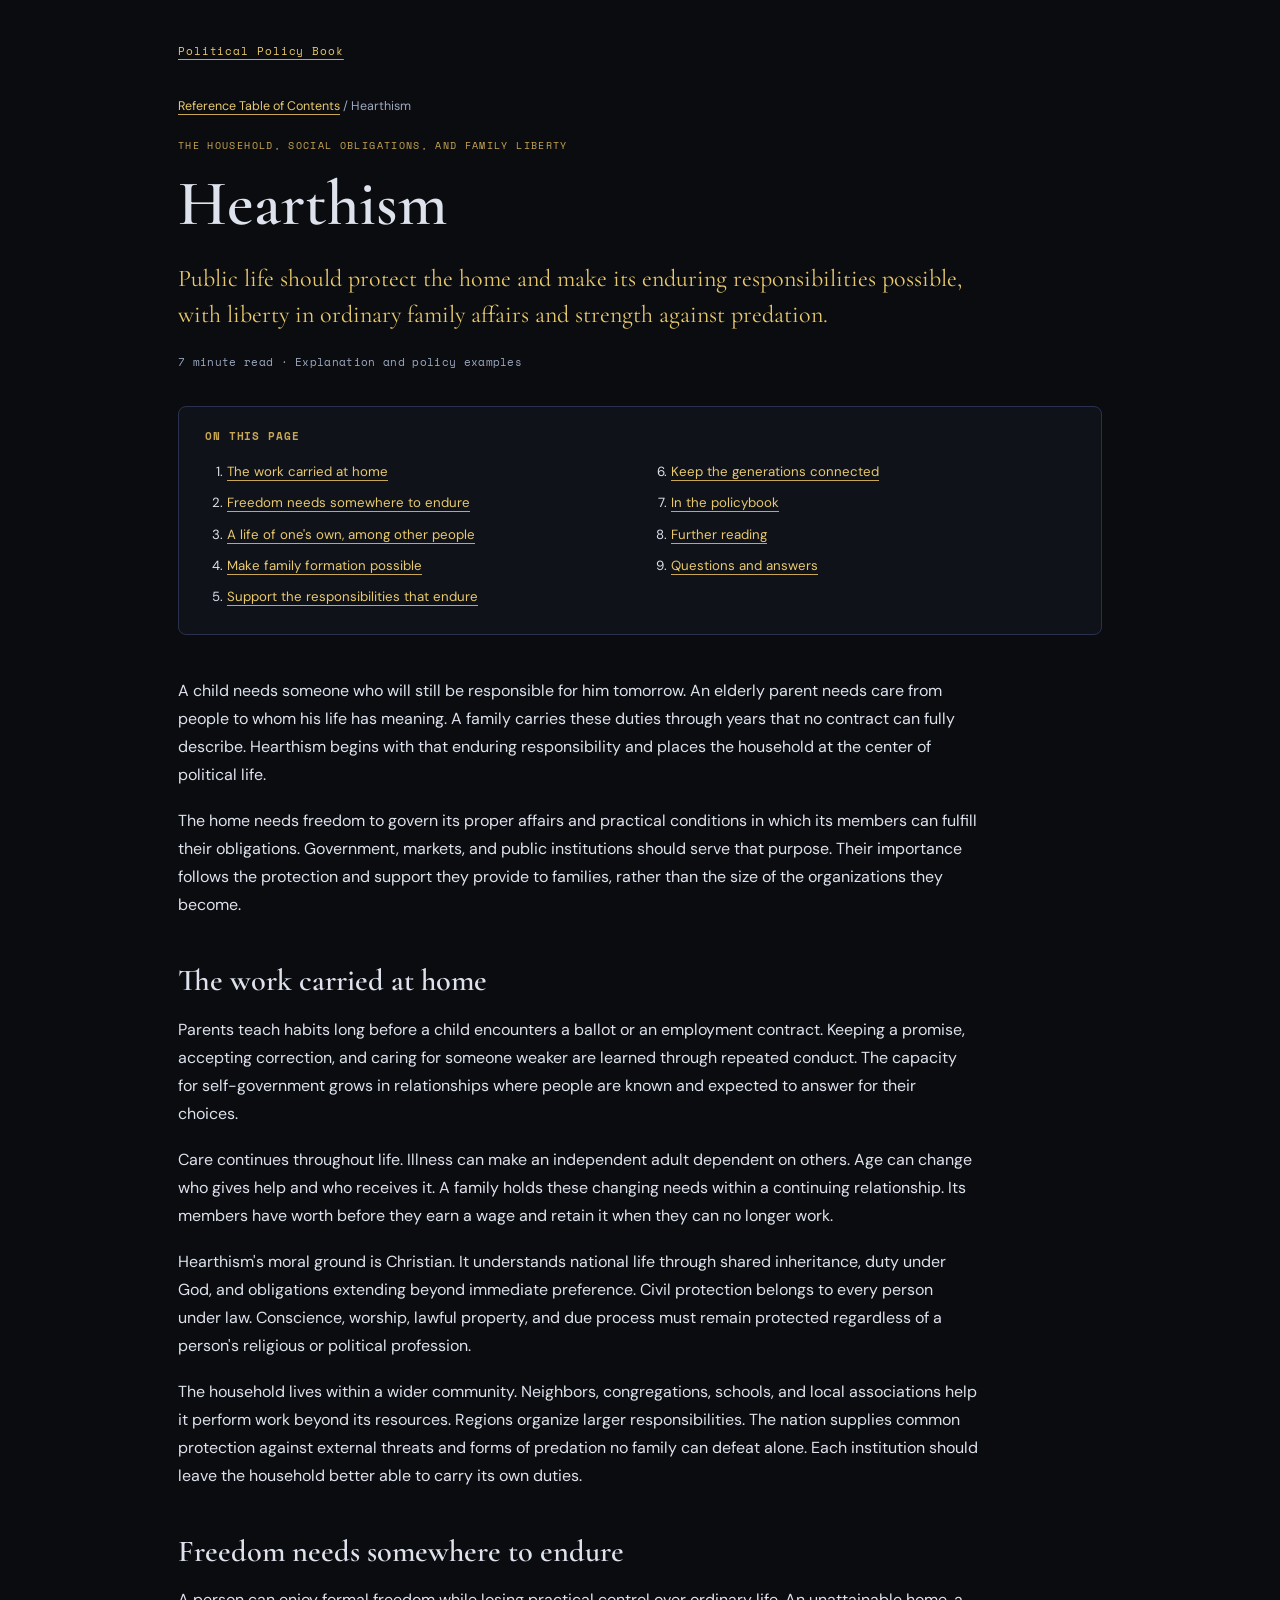
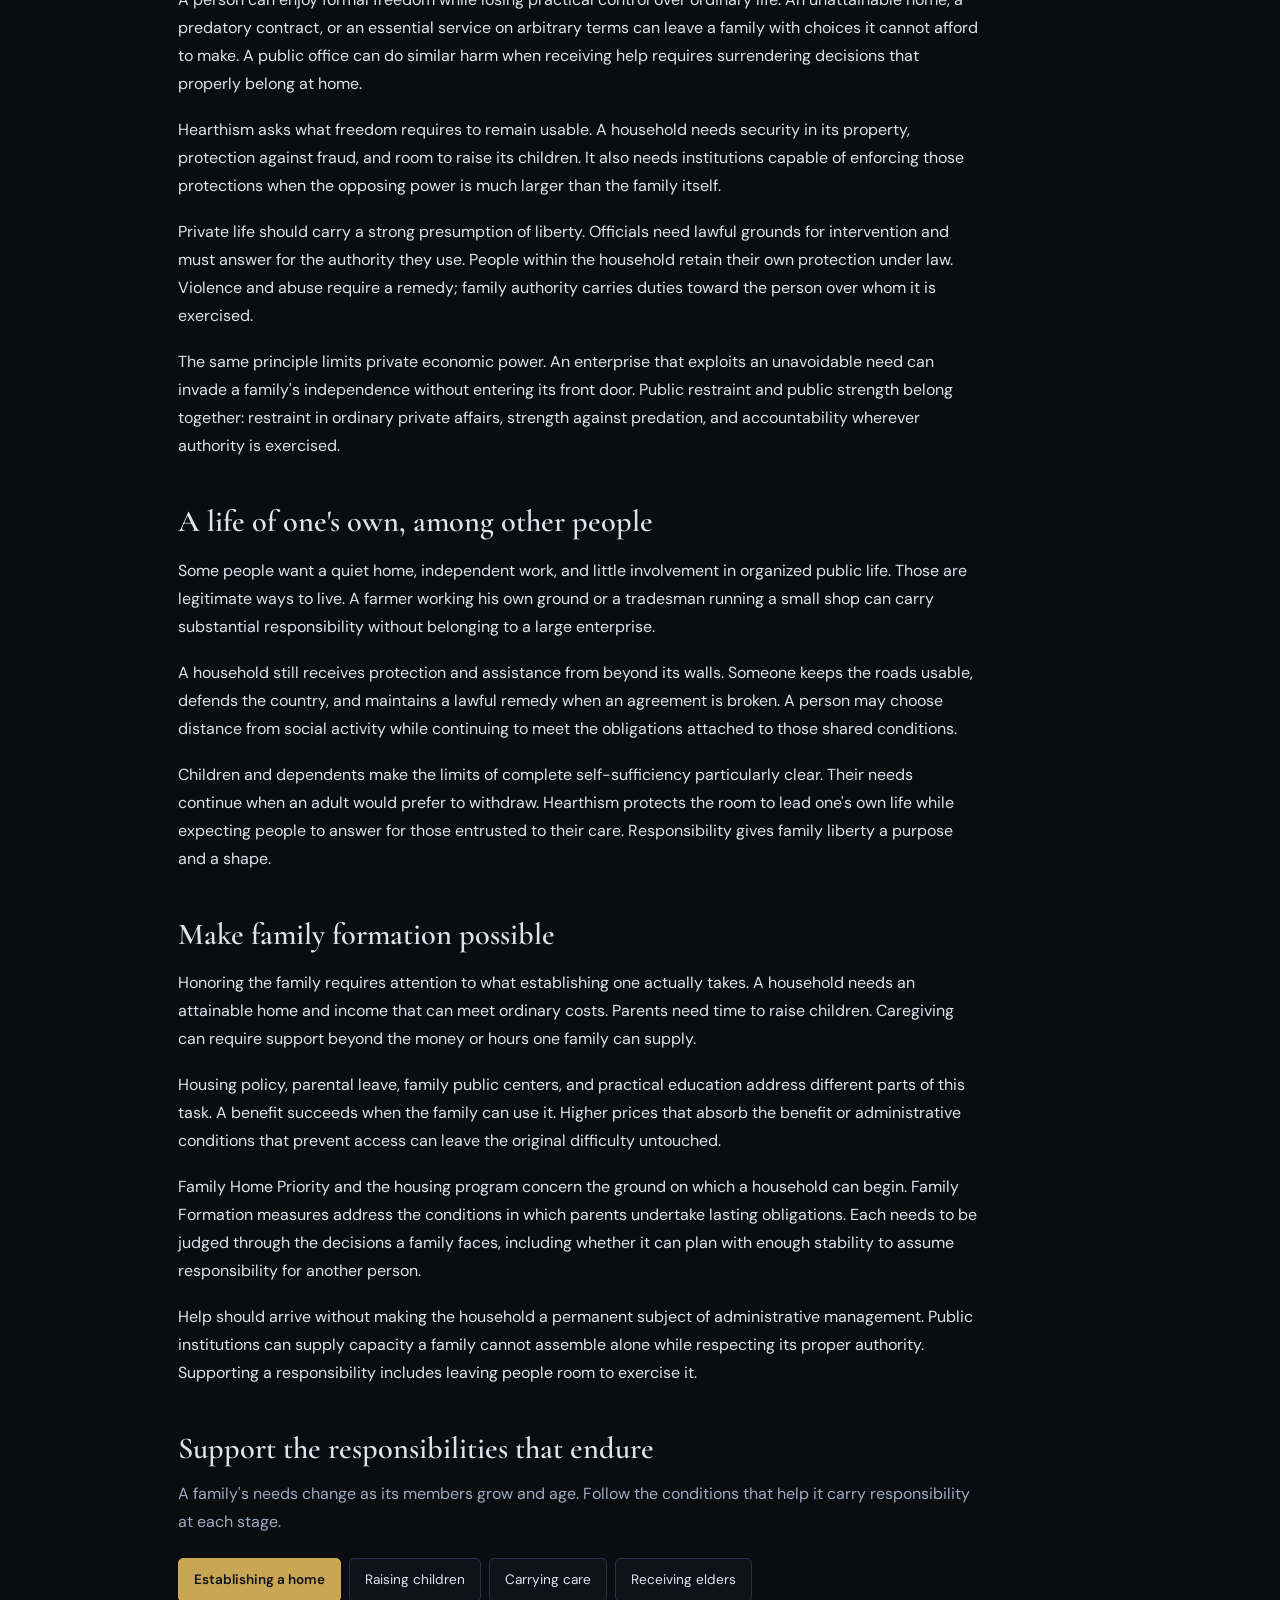
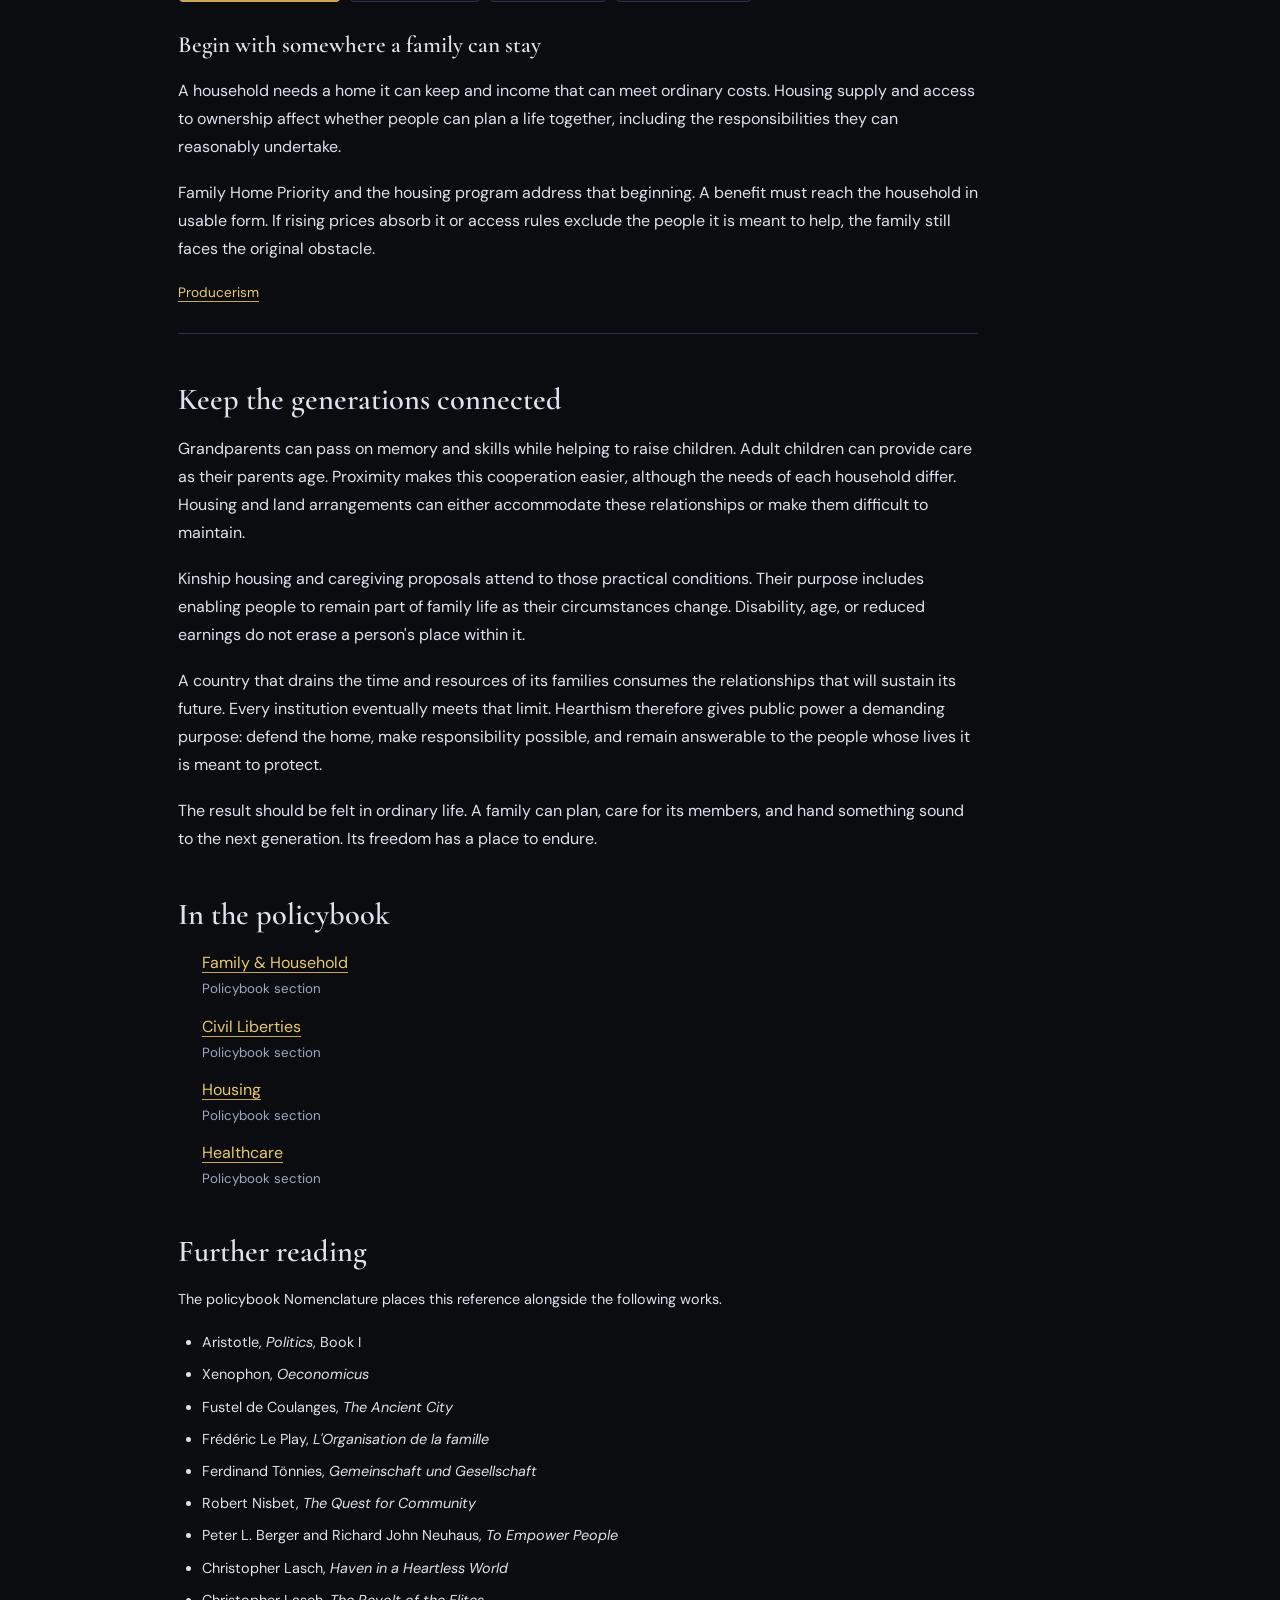
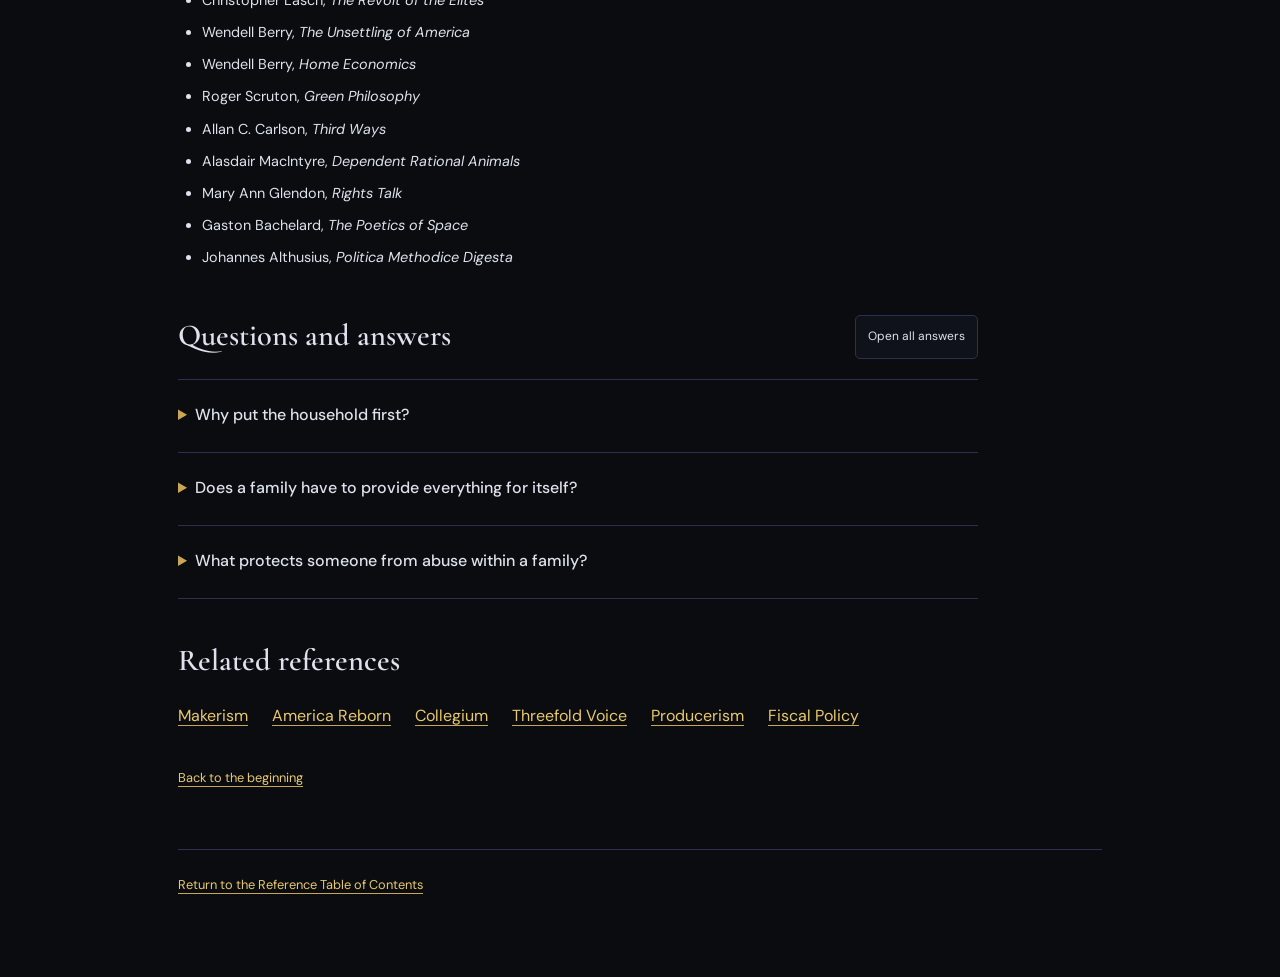
<file: Hearthism/index.html>
<!DOCTYPE html>
<html lang="en"><head><script>try{const theme=localStorage.getItem('policy-book-theme');if(theme==='light'||theme==='contrast')document.documentElement.dataset.theme=theme}catch(e){}</script><meta charset="utf-8"><meta name="viewport" content="width=device-width,initial-scale=1"><title>Hearthism | Political Policy Book</title><meta name="description" content="Public life should protect the home and make its enduring responsibilities possible, with liberty in ordinary family affairs and strength against predation."><link rel="canonical" href="https://betterpolicies.org/Hearthism/"><meta property="og:type" content="article"><meta property="og:title" content="Hearthism | Political Policy Book"><meta property="og:description" content="Public life should protect the home and make its enduring responsibilities possible, with liberty in ordinary family affairs and strength against predation."><meta property="og:url" content="https://betterpolicies.org/Hearthism/"><link rel="stylesheet" href="https://fonts.googleapis.com/css2?family=Cormorant+Garamond:ital,wght@0,400;0,600;0,700;1,400&amp;family=DM+Sans:wght@300;400;500;600&amp;family=Space+Mono:wght@400;700&amp;display=swap"><link rel="stylesheet" href="/reference.css"><link rel="stylesheet" href="/reference-interactive.css"><script src="/reference.js" defer></script><script type="application/ld+json">{"@context": "https://schema.org", "@type": "Article", "headline": "Hearthism", "description": "Public life should protect the home and make its enduring responsibilities possible, with liberty in ordinary family affairs and strength against predation.", "url": "https://betterpolicies.org/Hearthism/", "author": {"@type": "Person", "name": "Michael Allen"}, "inLanguage": "en", "wordCount": 1511, "dateModified": "2026-10-15"}</script></head>
<body id="top"><progress class="reading-progress" data-reading-progress max="100" value="0" aria-label="Reading progress"></progress><a class="skip" href="#main">Skip to content</a><div class="page reference-page"><a class="book-link" href="/">Political Policy Book</a><nav class="breadcrumb" aria-label="Breadcrumb"><a href="/#sec-foreword-p2">Reference Table of Contents</a> / Hearthism</nav><main id="main"><div class="eyebrow">The household, social obligations, and family liberty</div><h1>Hearthism</h1><p class="reference-summary">Public life should protect the home and make its enduring responsibilities possible, with liberty in ordinary family affairs and strength against predation.</p><p class="reading-meta">7 minute read · Explanation and policy examples</p><nav class="contents" aria-label="Page contents"><h2>On this page</h2><ol><li><a href="#the-work-carried-at-home">The work carried at home</a></li><li><a href="#freedom-needs-somewhere-to-endure">Freedom needs somewhere to endure</a></li><li><a href="#a-life-of-one-s-own-among-other-people">A life of one&#x27;s own, among other people</a></li><li><a href="#make-family-formation-possible">Make family formation possible</a></li><li><a href="#guided-breakdown">Support the responsibilities that endure</a></li><li><a href="#keep-the-generations-connected">Keep the generations connected</a></li><li><a href="#in-the-policybook">In the policybook</a></li><li><a href="#further-reading">Further reading</a></li><li><a href="#questions">Questions and answers</a></li></ol></nav><article class="prose"><p>A child needs someone who will still be responsible for him tomorrow. An elderly parent needs care from people to whom his life has meaning. A family carries these duties through years that no contract can fully describe. Hearthism begins with that enduring responsibility and places the household at the center of political life.</p><p>The home needs freedom to govern its proper affairs and practical conditions in which its members can fulfill their obligations. Government, markets, and public institutions should serve that purpose. Their importance follows the protection and support they provide to families, rather than the size of the organizations they become.</p><h2 id="the-work-carried-at-home">The work carried at home</h2><p>Parents teach habits long before a child encounters a ballot or an employment contract. Keeping a promise, accepting correction, and caring for someone weaker are learned through repeated conduct. The capacity for self-government grows in relationships where people are known and expected to answer for their choices.</p><p>Care continues throughout life. Illness can make an independent adult dependent on others. Age can change who gives help and who receives it. A family holds these changing needs within a continuing relationship. Its members have worth before they earn a wage and retain it when they can no longer work.</p><p>Hearthism's moral ground is Christian. It understands national life through shared inheritance, duty under God, and obligations extending beyond immediate preference. Civil protection belongs to every person under law. Conscience, worship, lawful property, and due process must remain protected regardless of a person's religious or political profession.</p><p>The household lives within a wider community. Neighbors, congregations, schools, and local associations help it perform work beyond its resources. Regions organize larger responsibilities. The nation supplies common protection against external threats and forms of predation no family can defeat alone. Each institution should leave the household better able to carry its own duties.</p><h2 id="freedom-needs-somewhere-to-endure">Freedom needs somewhere to endure</h2><p>A person can enjoy formal freedom while losing practical control over ordinary life. An unattainable home, a predatory contract, or an essential service on arbitrary terms can leave a family with choices it cannot afford to make. A public office can do similar harm when receiving help requires surrendering decisions that properly belong at home.</p><p>Hearthism asks what freedom requires to remain usable. A household needs security in its property, protection against fraud, and room to raise its children. It also needs institutions capable of enforcing those protections when the opposing power is much larger than the family itself.</p><p>Private life should carry a strong presumption of liberty. Officials need lawful grounds for intervention and must answer for the authority they use. People within the household retain their own protection under law. Violence and abuse require a remedy; family authority carries duties toward the person over whom it is exercised.</p><p>The same principle limits private economic power. An enterprise that exploits an unavoidable need can invade a family's independence without entering its front door. Public restraint and public strength belong together: restraint in ordinary private affairs, strength against predation, and accountability wherever authority is exercised.</p><h2 id="a-life-of-one-s-own-among-other-people">A life of one's own, among other people</h2><p>Some people want a quiet home, independent work, and little involvement in organized public life. Those are legitimate ways to live. A farmer working his own ground or a tradesman running a small shop can carry substantial responsibility without belonging to a large enterprise.</p><p>A household still receives protection and assistance from beyond its walls. Someone keeps the roads usable, defends the country, and maintains a lawful remedy when an agreement is broken. A person may choose distance from social activity while continuing to meet the obligations attached to those shared conditions.</p><p>Children and dependents make the limits of complete self-sufficiency particularly clear. Their needs continue when an adult would prefer to withdraw. Hearthism protects the room to lead one's own life while expecting people to answer for those entrusted to their care. Responsibility gives family liberty a purpose and a shape.</p><h2 id="make-family-formation-possible">Make family formation possible</h2><p>Honoring the family requires attention to what establishing one actually takes. A household needs an attainable home and income that can meet ordinary costs. Parents need time to raise children. Caregiving can require support beyond the money or hours one family can supply.</p><p>Housing policy, parental leave, family public centers, and practical education address different parts of this task. A benefit succeeds when the family can use it. Higher prices that absorb the benefit or administrative conditions that prevent access can leave the original difficulty untouched.</p><p>Family Home Priority and the housing program concern the ground on which a household can begin. Family Formation measures address the conditions in which parents undertake lasting obligations. Each needs to be judged through the decisions a family faces, including whether it can plan with enough stability to assume responsibility for another person.</p><p>Help should arrive without making the household a permanent subject of administrative management. Public institutions can supply capacity a family cannot assemble alone while respecting its proper authority. Supporting a responsibility includes leaving people room to exercise it.</p><section class="explorer" data-explorer aria-labelledby="guided-breakdown"><h2 id="guided-breakdown">Support the responsibilities that endure</h2><p class="explorer-intro">A family's needs change as its members grow and age. Follow the conditions that help it carry responsibility at each stage.</p><div class="explorer-controls" data-explorer-controls hidden aria-label="Support the responsibilities that endure"><button type="button" id="explore-establishing-a-home-tab" aria-controls="explore-establishing-a-home">Establishing a home</button><button type="button" id="explore-raising-children-tab" aria-controls="explore-raising-children">Raising children</button><button type="button" id="explore-carrying-care-tab" aria-controls="explore-carrying-care">Carrying care</button><button type="button" id="explore-receiving-elders-tab" aria-controls="explore-receiving-elders">Receiving elders</button></div><section class="explorer-panel" data-explorer-panel id="explore-establishing-a-home" tabindex="0"><h3>Begin with somewhere a family can stay</h3><p>A household needs a home it can keep and income that can meet ordinary costs. Housing supply and access to ownership affect whether people can plan a life together, including the responsibilities they can reasonably undertake.</p><p>Family Home Priority and the housing program address that beginning. A benefit must reach the household in usable form. If rising prices absorb it or access rules exclude the people it is meant to help, the family still faces the original obstacle.</p><p class="explore-link"><a href="/Producerism/">Producerism</a></p></section><section class="explorer-panel" data-explorer-panel id="explore-raising-children" tabindex="0"><h3>Give parents time to raise their children</h3><p>Children learn through people who remain responsible for them. Parents need time to teach, correct, and care, with schools and other institutions respecting the duties carried at home.</p><p>Parental leave, family public centers, and practical education address different parts of that work. Support should strengthen the family's capacity to act and preserve its proper authority. Its usefulness is felt in the time and help parents can actually obtain.</p><p class="explore-link"><a href="/America-Reborn/">America Reborn</a></p></section><section class="explorer-panel" data-explorer-panel id="explore-carrying-care" tabindex="0"><h3>Make help available when the burden grows</h3><p>Illness, injury, and disability can require more care than a household can finance or provide alone. The person needing help retains dignity, lawful protection, and a place in the family's life.</p><p>Household healthcare ownership, dependable public care capacity, and community support help meet different needs. Assistance should make care more possible while preserving the person's remedies and the household's proper responsibilities.</p><p class="explore-link"><a href="/Fiscal-Policy/">Fiscal Policy</a></p></section><section class="explorer-panel" data-explorer-panel id="explore-receiving-elders" tabindex="0"><h3>Allow the generations to remain close</h3><p>Older people carry memory and practical knowledge as well as needs of their own. Living near family can allow grandparents to help with children and adult children to assist their parents as circumstances change.</p><p>Kinship housing and caregiving measures address the proximity that makes this cooperation practical. The purpose is continuing participation in family life, with arrangements responsive to the people involved and the responsibilities they can carry.</p><p class="explore-link"><a href="/Collegium/">Collegium</a></p></section></section><h2 id="keep-the-generations-connected">Keep the generations connected</h2><p>Grandparents can pass on memory and skills while helping to raise children. Adult children can provide care as their parents age. Proximity makes this cooperation easier, although the needs of each household differ. Housing and land arrangements can either accommodate these relationships or make them difficult to maintain.</p><p>Kinship housing and caregiving proposals attend to those practical conditions. Their purpose includes enabling people to remain part of family life as their circumstances change. Disability, age, or reduced earnings do not erase a person's place within it.</p><p>A country that drains the time and resources of its families consumes the relationships that will sustain its future. Every institution eventually meets that limit. Hearthism therefore gives public power a demanding purpose: defend the home, make responsibility possible, and remain answerable to the people whose lives it is meant to protect.</p><p>The result should be felt in ordinary life. A family can plan, care for its members, and hand something sound to the next generation. Its freedom has a place to endure.</p><section aria-labelledby="in-the-policybook"><h2 id="in-the-policybook">In the policybook</h2><ul class="policy-links"><li><a href="/#sec-family">Family &amp; Household</a><small>Policybook section</small></li><li><a href="/#sec-8">Civil Liberties</a><small>Policybook section</small></li><li><a href="/#sec-5">Housing</a><small>Policybook section</small></li><li><a href="/#sec-3">Healthcare</a><small>Policybook section</small></li></ul></section><section class="bibliography" aria-labelledby="further-reading"><h2 id="further-reading">Further reading</h2><p>The policybook Nomenclature places this reference alongside the following works.</p><ul class="np-literature"><li>Aristotle, <em>Politics</em>, Book I</li><li>Xenophon, <em>Oeconomicus</em></li><li>Fustel de Coulanges, <em>The Ancient City</em></li><li>Frédéric Le Play, <em>L'Organisation de la famille</em></li><li>Ferdinand Tönnies, <em>Gemeinschaft und Gesellschaft</em></li><li>Robert Nisbet, <em>The Quest for Community</em></li><li>Peter L. Berger and Richard John Neuhaus, <em>To Empower People</em></li><li>Christopher Lasch, <em>Haven in a Heartless World</em></li><li>Christopher Lasch, <em>The Revolt of the Elites</em></li><li>Wendell Berry, <em>The Unsettling of America</em></li><li>Wendell Berry, <em>Home Economics</em></li><li>Roger Scruton, <em>Green Philosophy</em></li><li>Allan C. Carlson, <em>Third Ways</em></li><li>Alasdair MacIntyre, <em>Dependent Rational Animals</em></li><li>Mary Ann Glendon, <em>Rights Talk</em></li><li>Gaston Bachelard, <em>The Poetics of Space</em></li><li>Johannes Althusius, <em>Politica Methodice Digesta</em></li></ul></section><section class="faq-section" data-faq aria-labelledby="questions"><div class="faq-top"><h2 id="questions">Questions and answers</h2><button type="button" class="faq-toggle" data-faq-toggle hidden>Open all answers</button></div><details><summary>Why put the household first?</summary><p>Families raise children and care for people through relationships that continue over time. A larger institution cannot reproduce those relationships simply by gaining more money or authority. The country depends on the care and formation that happen at home. Its institutions should protect the freedom, time, and resources families need to carry those duties.</p></details><details><summary>Does a family have to provide everything for itself?</summary><p>No. Neighbors, associations, and public institutions have responsibilities too. They can offer services, protection, and help beyond one family's means. That support should leave families better able to care for their members, while preserving their freedom to make ordinary decisions at home without seeking official permission.</p></details><details><summary>What protects someone from abuse within a family?</summary><p>Every person retains the protection of law, including freedom of conscience and worship, due process, and lawful property rights. Violence, fraud, and abuse require effective remedies. Public officials need lawful grounds to intervene in private life, and family authority carries duties toward the people in its care.</p></details></section><nav class="related" aria-labelledby="related-references"><h2 id="related-references">Related references</h2><ul><li><a href="/Markerism/">Makerism</a></li><li><a href="/America-Reborn/">America Reborn</a></li><li><a href="/Collegium/">Collegium</a></li><li><a href="/Threefold-Voice/">Threefold Voice</a></li><li><a href="/Producerism/">Producerism</a></li><li><a href="/Fiscal-Policy/">Fiscal Policy</a></li></ul></nav></article><p class="back-to-top"><a href="#top">Back to the beginning</a></p></main><footer><a href="/#sec-foreword-p2">Return to the Reference Table of Contents</a></footer></div></body></html>
</file>
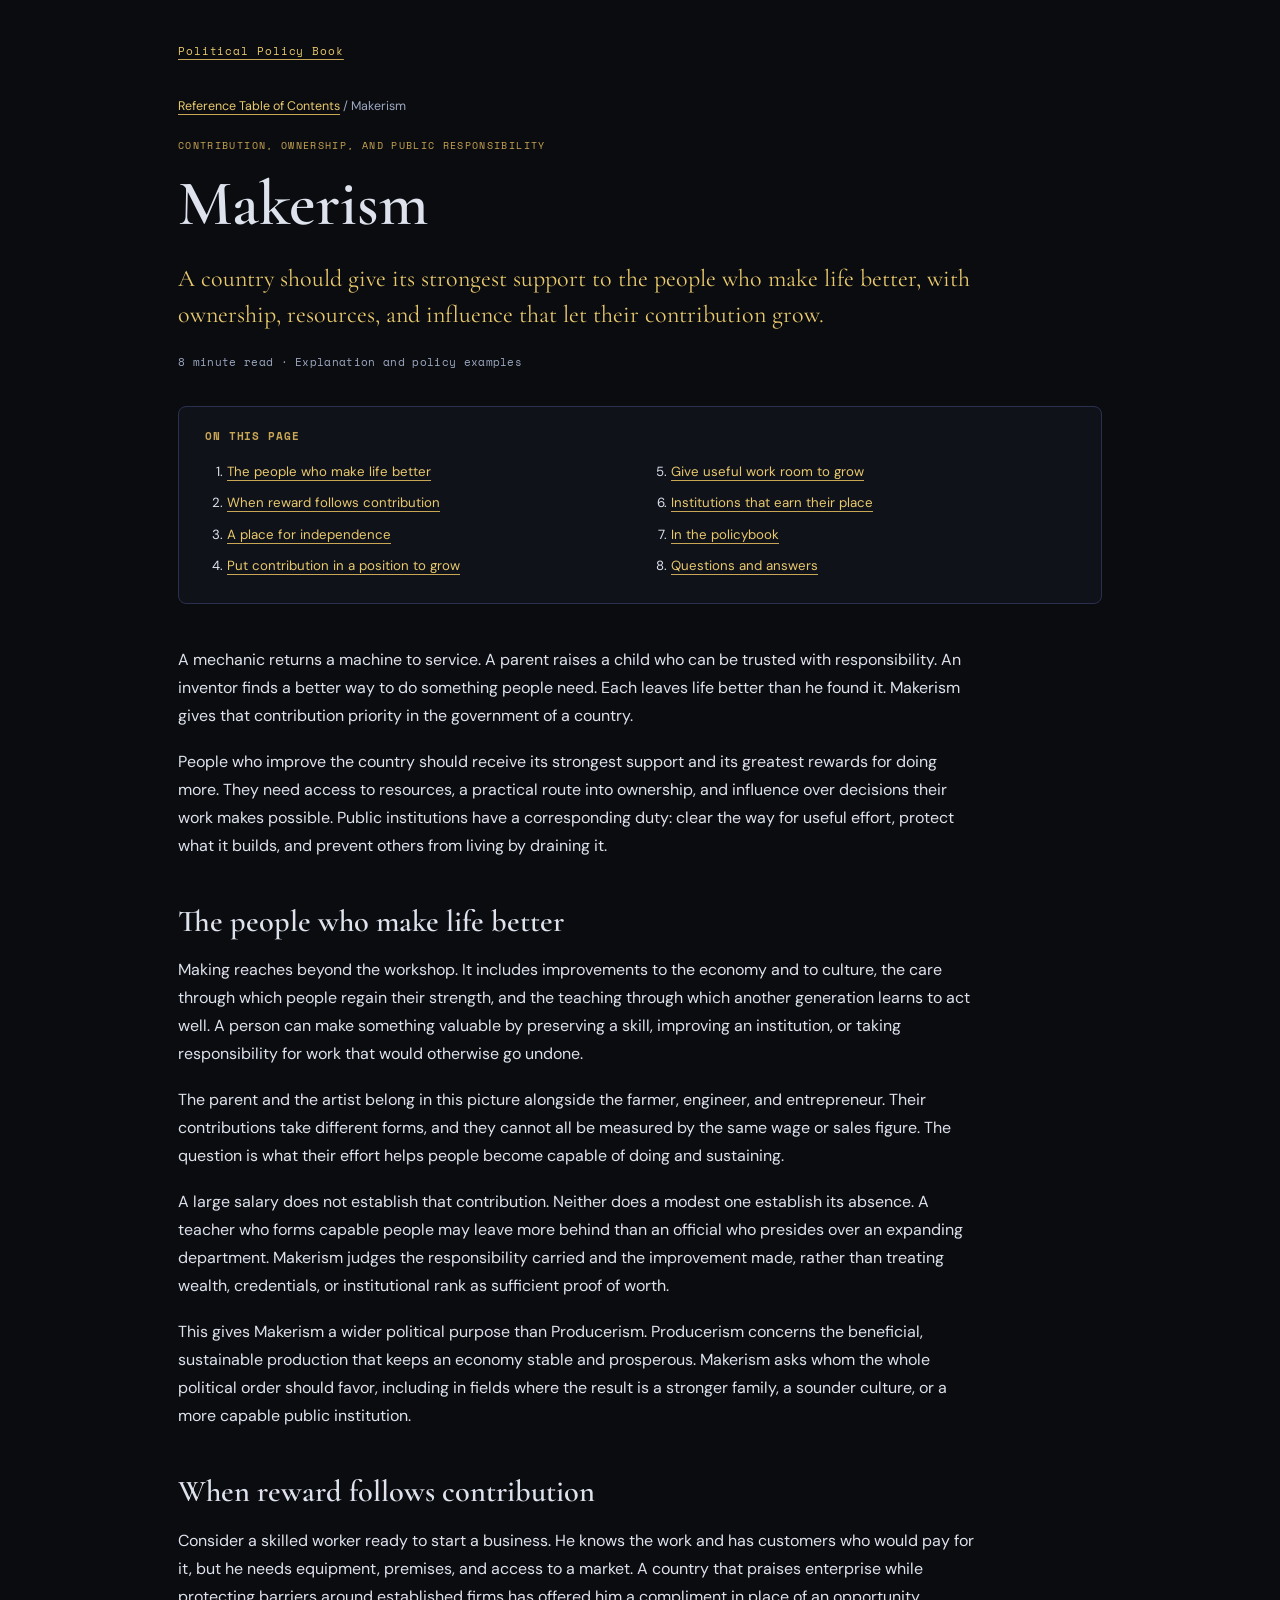
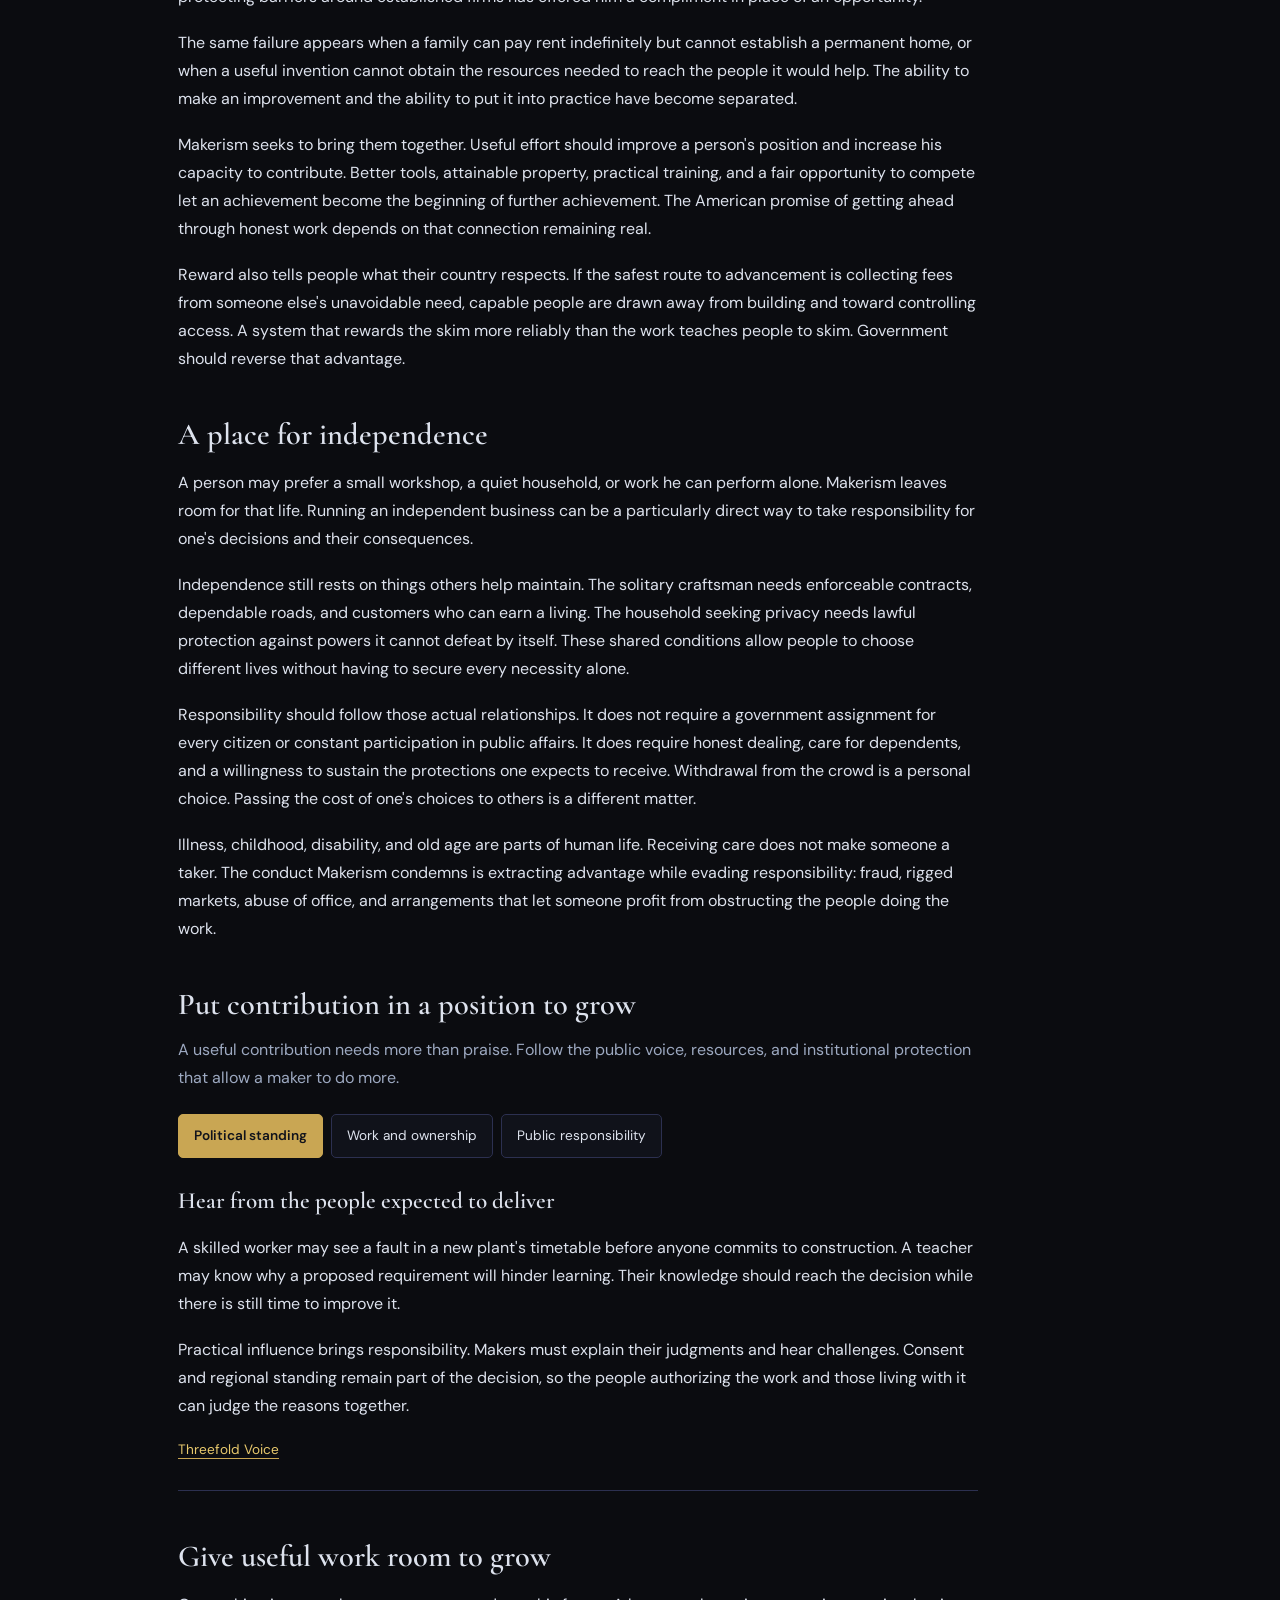
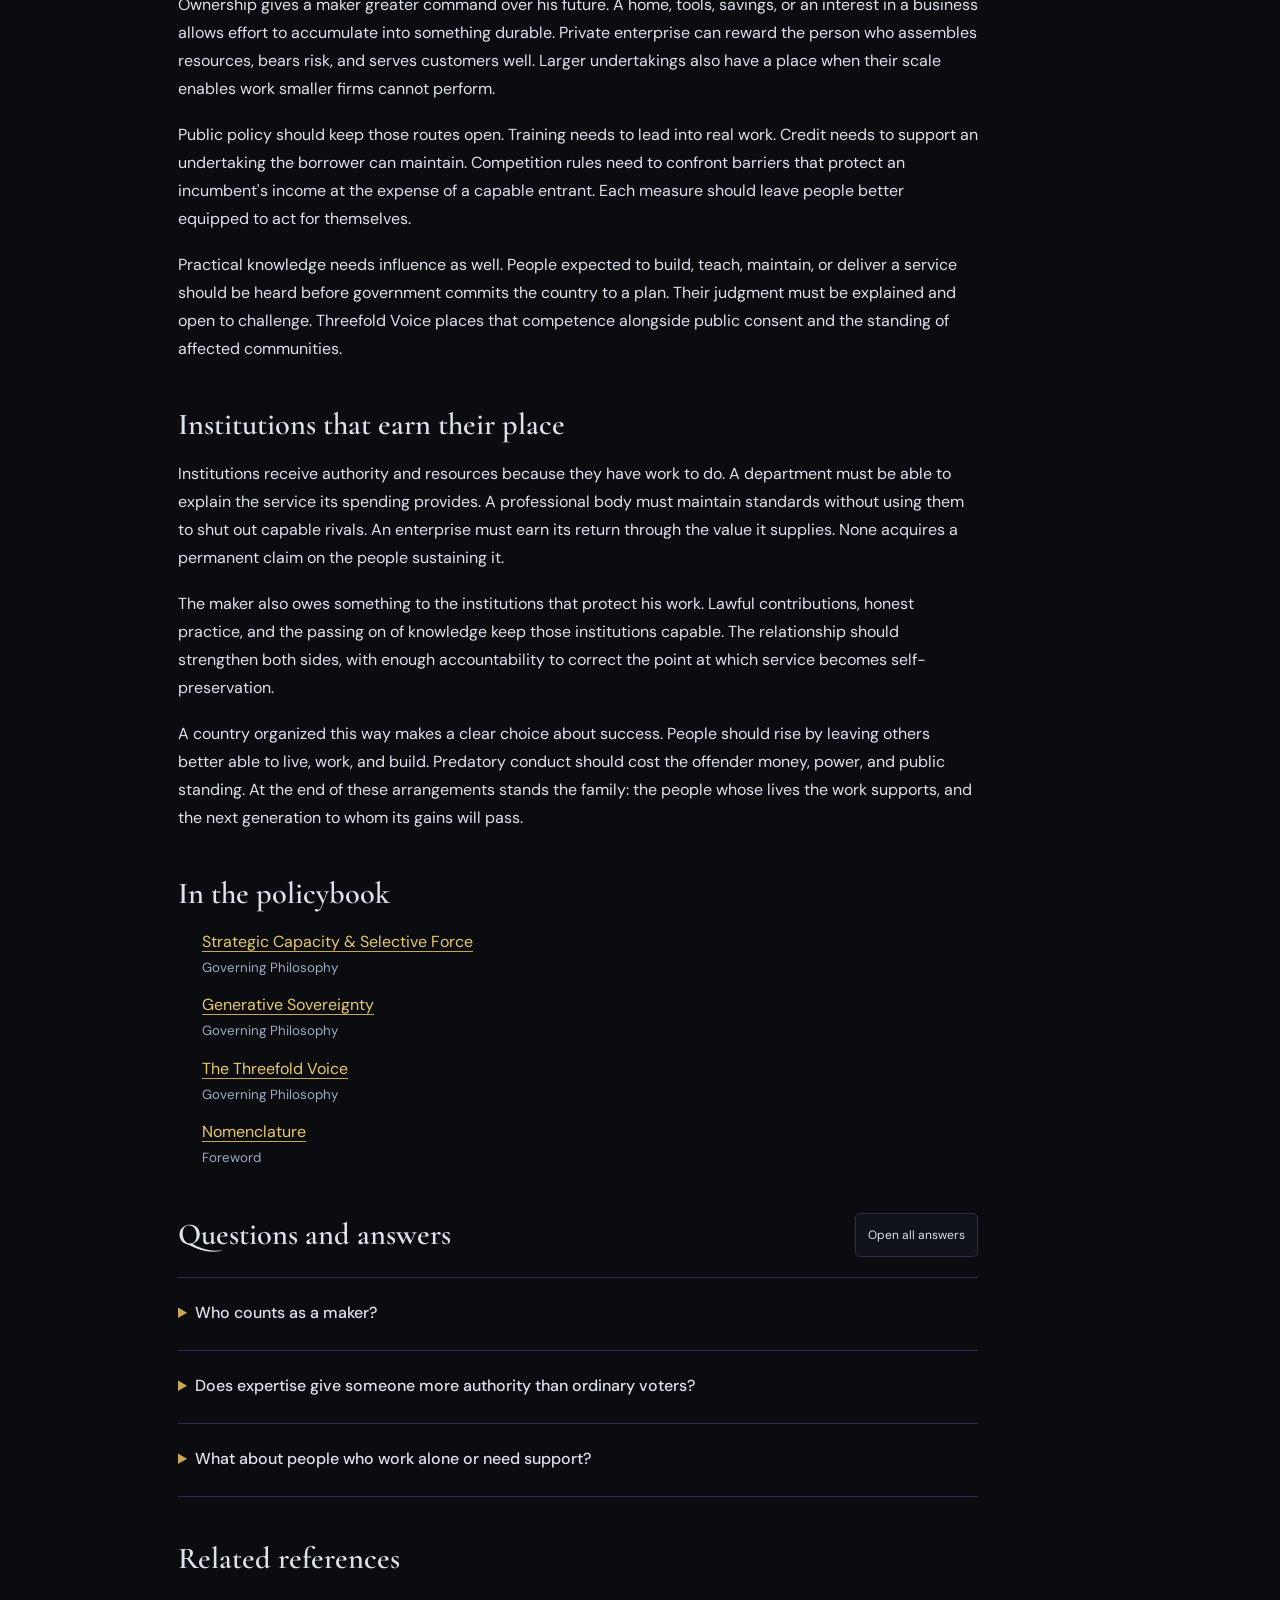
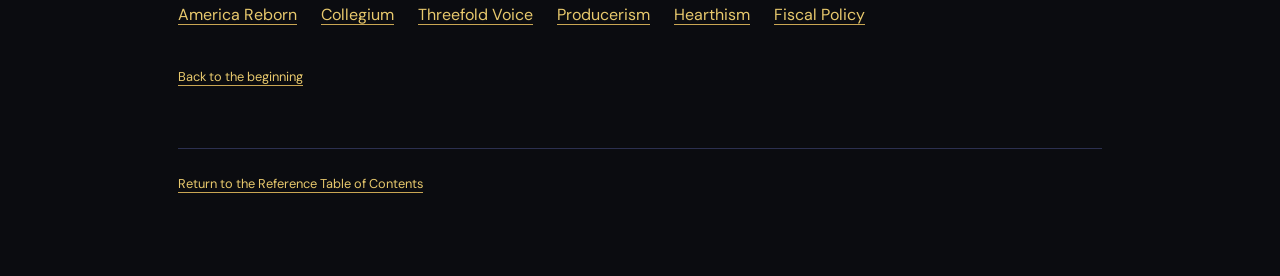
<file: Markerism/index.html>
<!DOCTYPE html>
<html lang="en"><head><script>try{const theme=localStorage.getItem('policy-book-theme');if(theme==='light'||theme==='contrast')document.documentElement.dataset.theme=theme}catch(e){}</script><meta charset="utf-8"><meta name="viewport" content="width=device-width,initial-scale=1"><title>Makerism | Political Policy Book</title><meta name="description" content="A country should give its strongest support to the people who make life better, with ownership, resources, and influence that let their contribution grow."><link rel="canonical" href="https://betterpolicies.org/Markerism/"><meta property="og:type" content="article"><meta property="og:title" content="Makerism | Political Policy Book"><meta property="og:description" content="A country should give its strongest support to the people who make life better, with ownership, resources, and influence that let their contribution grow."><meta property="og:url" content="https://betterpolicies.org/Markerism/"><link rel="stylesheet" href="https://fonts.googleapis.com/css2?family=Cormorant+Garamond:ital,wght@0,400;0,600;0,700;1,400&amp;family=DM+Sans:wght@300;400;500;600&amp;family=Space+Mono:wght@400;700&amp;display=swap"><link rel="stylesheet" href="/reference.css"><link rel="stylesheet" href="/reference-interactive.css"><script src="/reference.js" defer></script><script type="application/ld+json">{"@context": "https://schema.org", "@type": "Article", "headline": "Makerism", "description": "A country should give its strongest support to the people who make life better, with ownership, resources, and influence that let their contribution grow.", "url": "https://betterpolicies.org/Markerism/", "author": {"@type": "Person", "name": "Michael Allen"}, "inLanguage": "en", "wordCount": 1563, "dateModified": "2026-10-15"}</script></head>
<body id="top"><progress class="reading-progress" data-reading-progress max="100" value="0" aria-label="Reading progress"></progress><a class="skip" href="#main">Skip to content</a><div class="page reference-page"><a class="book-link" href="/">Political Policy Book</a><nav class="breadcrumb" aria-label="Breadcrumb"><a href="/#sec-foreword-p2">Reference Table of Contents</a> / Makerism</nav><main id="main"><div class="eyebrow">Contribution, ownership, and public responsibility</div><h1>Makerism</h1><p class="reference-summary">A country should give its strongest support to the people who make life better, with ownership, resources, and influence that let their contribution grow.</p><p class="reading-meta">8 minute read · Explanation and policy examples</p><nav class="contents" aria-label="Page contents"><h2>On this page</h2><ol><li><a href="#the-people-who-make-life-better">The people who make life better</a></li><li><a href="#when-reward-follows-contribution">When reward follows contribution</a></li><li><a href="#a-place-for-independence">A place for independence</a></li><li><a href="#guided-breakdown">Put contribution in a position to grow</a></li><li><a href="#give-useful-work-room-to-grow">Give useful work room to grow</a></li><li><a href="#institutions-that-earn-their-place">Institutions that earn their place</a></li><li><a href="#in-the-policybook">In the policybook</a></li><li><a href="#questions">Questions and answers</a></li></ol></nav><article class="prose"><p>A mechanic returns a machine to service. A parent raises a child who can be trusted with responsibility. An inventor finds a better way to do something people need. Each leaves life better than he found it. Makerism gives that contribution priority in the government of a country.</p><p>People who improve the country should receive its strongest support and its greatest rewards for doing more. They need access to resources, a practical route into ownership, and influence over decisions their work makes possible. Public institutions have a corresponding duty: clear the way for useful effort, protect what it builds, and prevent others from living by draining it.</p><h2 id="the-people-who-make-life-better">The people who make life better</h2><p>Making reaches beyond the workshop. It includes improvements to the economy and to culture, the care through which people regain their strength, and the teaching through which another generation learns to act well. A person can make something valuable by preserving a skill, improving an institution, or taking responsibility for work that would otherwise go undone.</p><p>The parent and the artist belong in this picture alongside the farmer, engineer, and entrepreneur. Their contributions take different forms, and they cannot all be measured by the same wage or sales figure. The question is what their effort helps people become capable of doing and sustaining.</p><p>A large salary does not establish that contribution. Neither does a modest one establish its absence. A teacher who forms capable people may leave more behind than an official who presides over an expanding department. Makerism judges the responsibility carried and the improvement made, rather than treating wealth, credentials, or institutional rank as sufficient proof of worth.</p><p>This gives Makerism a wider political purpose than Producerism. Producerism concerns the beneficial, sustainable production that keeps an economy stable and prosperous. Makerism asks whom the whole political order should favor, including in fields where the result is a stronger family, a sounder culture, or a more capable public institution.</p><h2 id="when-reward-follows-contribution">When reward follows contribution</h2><p>Consider a skilled worker ready to start a business. He knows the work and has customers who would pay for it, but he needs equipment, premises, and access to a market. A country that praises enterprise while protecting barriers around established firms has offered him a compliment in place of an opportunity.</p><p>The same failure appears when a family can pay rent indefinitely but cannot establish a permanent home, or when a useful invention cannot obtain the resources needed to reach the people it would help. The ability to make an improvement and the ability to put it into practice have become separated.</p><p>Makerism seeks to bring them together. Useful effort should improve a person's position and increase his capacity to contribute. Better tools, attainable property, practical training, and a fair opportunity to compete let an achievement become the beginning of further achievement. The American promise of getting ahead through honest work depends on that connection remaining real.</p><p>Reward also tells people what their country respects. If the safest route to advancement is collecting fees from someone else's unavoidable need, capable people are drawn away from building and toward controlling access. A system that rewards the skim more reliably than the work teaches people to skim. Government should reverse that advantage.</p><h2 id="a-place-for-independence">A place for independence</h2><p>A person may prefer a small workshop, a quiet household, or work he can perform alone. Makerism leaves room for that life. Running an independent business can be a particularly direct way to take responsibility for one's decisions and their consequences.</p><p>Independence still rests on things others help maintain. The solitary craftsman needs enforceable contracts, dependable roads, and customers who can earn a living. The household seeking privacy needs lawful protection against powers it cannot defeat by itself. These shared conditions allow people to choose different lives without having to secure every necessity alone.</p><p>Responsibility should follow those actual relationships. It does not require a government assignment for every citizen or constant participation in public affairs. It does require honest dealing, care for dependents, and a willingness to sustain the protections one expects to receive. Withdrawal from the crowd is a personal choice. Passing the cost of one's choices to others is a different matter.</p><p>Illness, childhood, disability, and old age are parts of human life. Receiving care does not make someone a taker. The conduct Makerism condemns is extracting advantage while evading responsibility: fraud, rigged markets, abuse of office, and arrangements that let someone profit from obstructing the people doing the work.</p><section class="explorer" data-explorer aria-labelledby="guided-breakdown"><h2 id="guided-breakdown">Put contribution in a position to grow</h2><p class="explorer-intro">A useful contribution needs more than praise. Follow the public voice, resources, and institutional protection that allow a maker to do more.</p><div class="explorer-controls" data-explorer-controls hidden aria-label="Put contribution in a position to grow"><button type="button" id="explore-the-foundation-tab" aria-controls="explore-the-foundation">Political standing</button><button type="button" id="explore-makerism-tab" aria-controls="explore-makerism">Work and ownership</button><button type="button" id="explore-the-wider-framework-tab" aria-controls="explore-the-wider-framework">Public responsibility</button></div><section class="explorer-panel" data-explorer-panel id="explore-the-foundation" tabindex="0"><h3>Hear from the people expected to deliver</h3><p>A skilled worker may see a fault in a new plant's timetable before anyone commits to construction. A teacher may know why a proposed requirement will hinder learning. Their knowledge should reach the decision while there is still time to improve it.</p><p>Practical influence brings responsibility. Makers must explain their judgments and hear challenges. Consent and regional standing remain part of the decision, so the people authorizing the work and those living with it can judge the reasons together.</p><p class="explore-link"><a href="/Threefold-Voice/">Threefold Voice</a></p></section><section class="explorer-panel" data-explorer-panel id="explore-makerism" tabindex="0"><h3>Let an achievement finance the next one</h3><p>A capable tradesman may have the skill and customers needed to begin an enterprise but lack the equipment to start. Resources directed toward that undertaking can turn existing ability into a livelihood, useful service, and a basis for further work.</p><p>Ownership allows some of that effort to accumulate. Tools, a home, or an interest in a business give the maker something to maintain and pass on. The route should remain open to the next capable entrant, including someone who prefers to work independently.</p><p class="explore-link"><a href="/Producerism/">Producerism</a></p></section><section class="explorer-panel" data-explorer-panel id="explore-the-wider-framework" tabindex="0"><h3>Make institutions serve the work</h3><p>A family cannot individually defeat a cartel or maintain a national grid. Public institutions need enough authority and competence to protect the conditions in which private life and useful enterprise can continue.</p><p>Those institutions must answer for what they provide. A department's growth is justified by the work it performs, and its resources come with duties. Makers help sustain the institutions protecting their contribution; the institutions owe them dependable service and a lawful remedy when they fail.</p><p class="explore-link"><a href="/Hearthism/">Hearthism</a></p></section></section><h2 id="give-useful-work-room-to-grow">Give useful work room to grow</h2><p>Ownership gives a maker greater command over his future. A home, tools, savings, or an interest in a business allows effort to accumulate into something durable. Private enterprise can reward the person who assembles resources, bears risk, and serves customers well. Larger undertakings also have a place when their scale enables work smaller firms cannot perform.</p><p>Public policy should keep those routes open. Training needs to lead into real work. Credit needs to support an undertaking the borrower can maintain. Competition rules need to confront barriers that protect an incumbent's income at the expense of a capable entrant. Each measure should leave people better equipped to act for themselves.</p><p>Practical knowledge needs influence as well. People expected to build, teach, maintain, or deliver a service should be heard before government commits the country to a plan. Their judgment must be explained and open to challenge. Threefold Voice places that competence alongside public consent and the standing of affected communities.</p><h2 id="institutions-that-earn-their-place">Institutions that earn their place</h2><p>Institutions receive authority and resources because they have work to do. A department must be able to explain the service its spending provides. A professional body must maintain standards without using them to shut out capable rivals. An enterprise must earn its return through the value it supplies. None acquires a permanent claim on the people sustaining it.</p><p>The maker also owes something to the institutions that protect his work. Lawful contributions, honest practice, and the passing on of knowledge keep those institutions capable. The relationship should strengthen both sides, with enough accountability to correct the point at which service becomes self-preservation.</p><p>A country organized this way makes a clear choice about success. People should rise by leaving others better able to live, work, and build. Predatory conduct should cost the offender money, power, and public standing. At the end of these arrangements stands the family: the people whose lives the work supports, and the next generation to whom its gains will pass.</p><section aria-labelledby="in-the-policybook"><h2 id="in-the-policybook">In the policybook</h2><ul class="policy-links"><li><a href="/#sec-0-p0">Strategic Capacity &amp; Selective Force</a><small>Governing Philosophy</small></li><li><a href="/#sec-0-p2">Generative Sovereignty</a><small>Governing Philosophy</small></li><li><a href="/#sec-0-p3">The Threefold Voice</a><small>Governing Philosophy</small></li><li><a href="/#sec-foreword-p1">Nomenclature</a><small>Foreword</small></li></ul></section><section class="faq-section" data-faq aria-labelledby="questions"><div class="faq-top"><h2 id="questions">Questions and answers</h2><button type="button" class="faq-toggle" data-faq-toggle hidden>Open all answers</button></div><details><summary>Who counts as a maker?</summary><p>A maker is someone whose work makes life better. That includes building useful things, teaching, caring for others, improving culture, and maintaining what people depend on. Raising a family is part of that work, even when it is unpaid. Income and job titles can tell us something about a person's contribution, but they cannot capture all of it.</p></details><details><summary>Does expertise give someone more authority than ordinary voters?</summary><p>Citizens keep the right to choose and replace those who govern. People who know the work contribute practical judgment: what a proposal will take, where it may fail, and how it could be improved. They must explain their reasons and listen to challenges. The people and communities affected still have a voice in the decision.</p></details><details><summary>What about people who work alone or need support?</summary><p>Working independently can be a responsible and useful way to live. Needing care during childhood, illness, disability, or old age is also part of human life. Makerism criticizes conduct such as fraud, rigging a market, or avoiding duties while leaving others to pay the cost. Choosing a quiet life or receiving care is no reason to treat someone that way.</p></details></section><nav class="related" aria-labelledby="related-references"><h2 id="related-references">Related references</h2><ul><li><a href="/America-Reborn/">America Reborn</a></li><li><a href="/Collegium/">Collegium</a></li><li><a href="/Threefold-Voice/">Threefold Voice</a></li><li><a href="/Producerism/">Producerism</a></li><li><a href="/Hearthism/">Hearthism</a></li><li><a href="/Fiscal-Policy/">Fiscal Policy</a></li></ul></nav></article><p class="back-to-top"><a href="#top">Back to the beginning</a></p></main><footer><a href="/#sec-foreword-p2">Return to the Reference Table of Contents</a></footer></div></body></html>
</file>
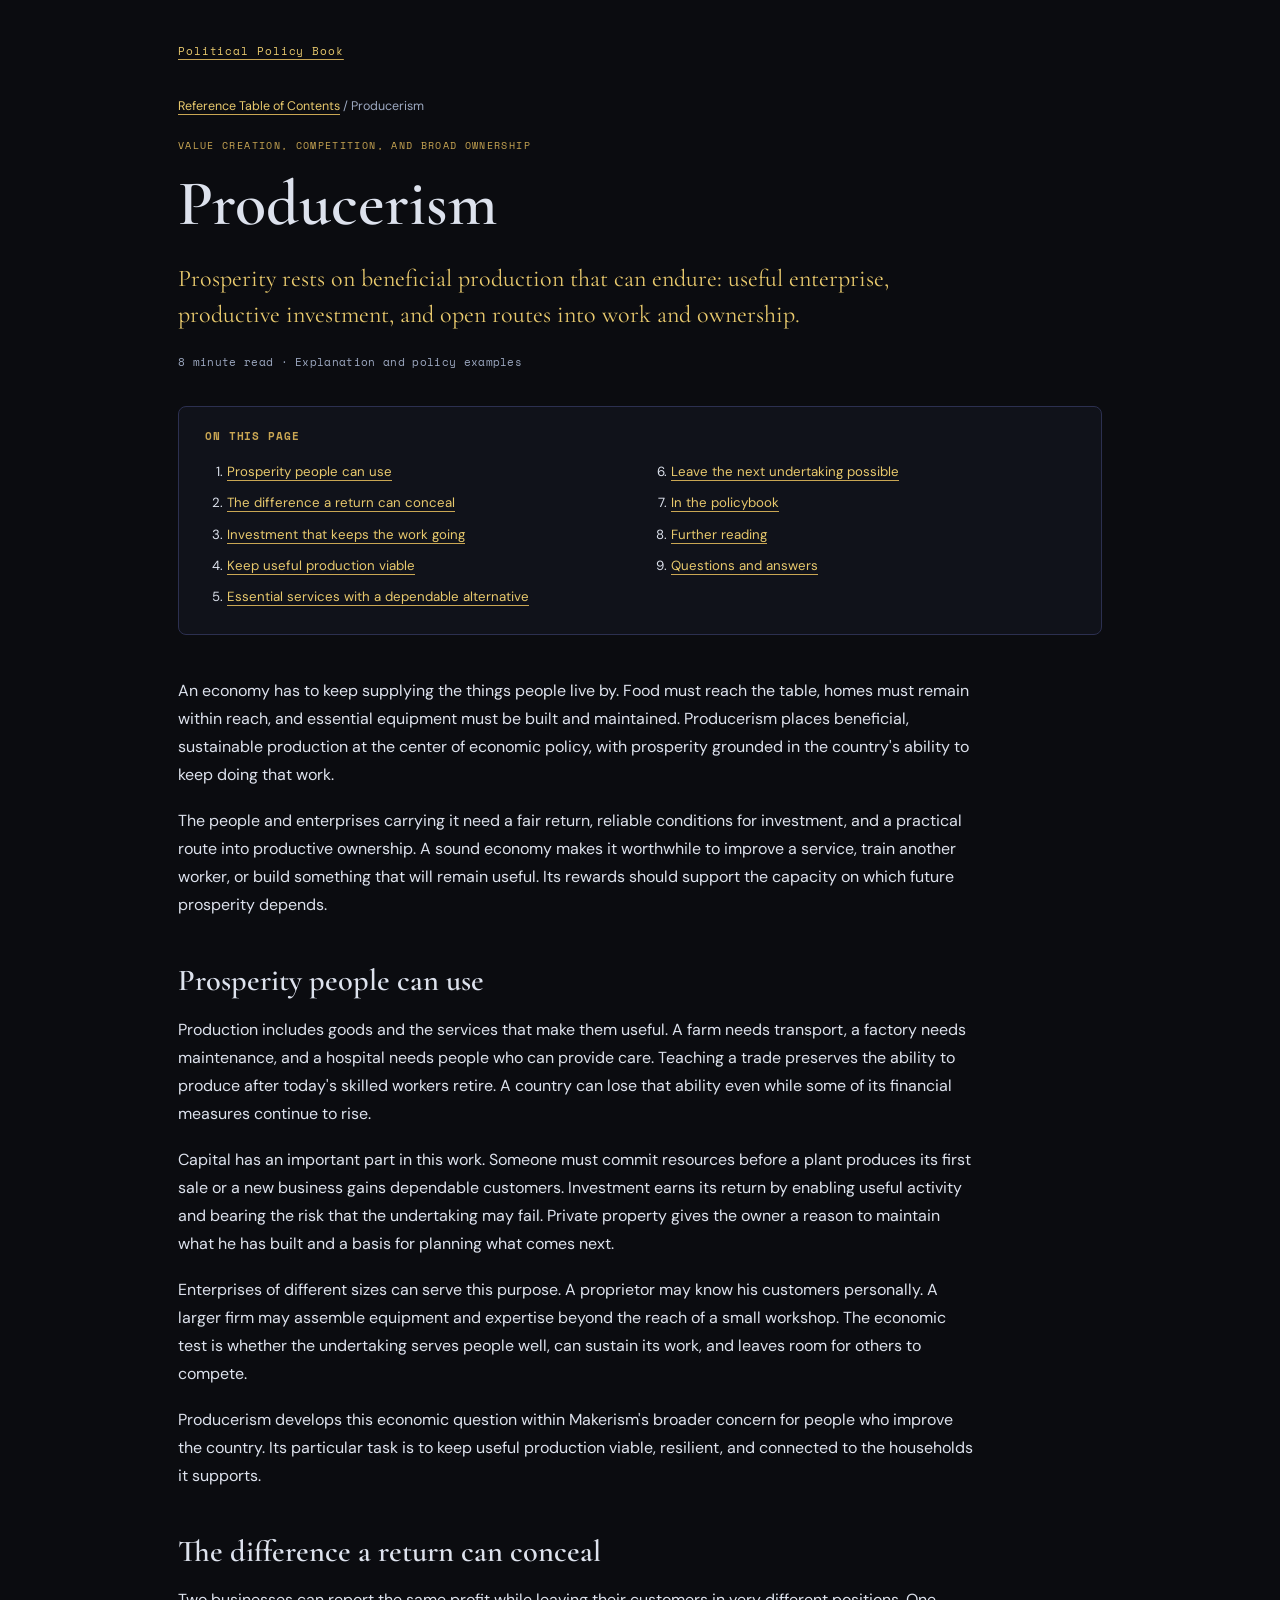
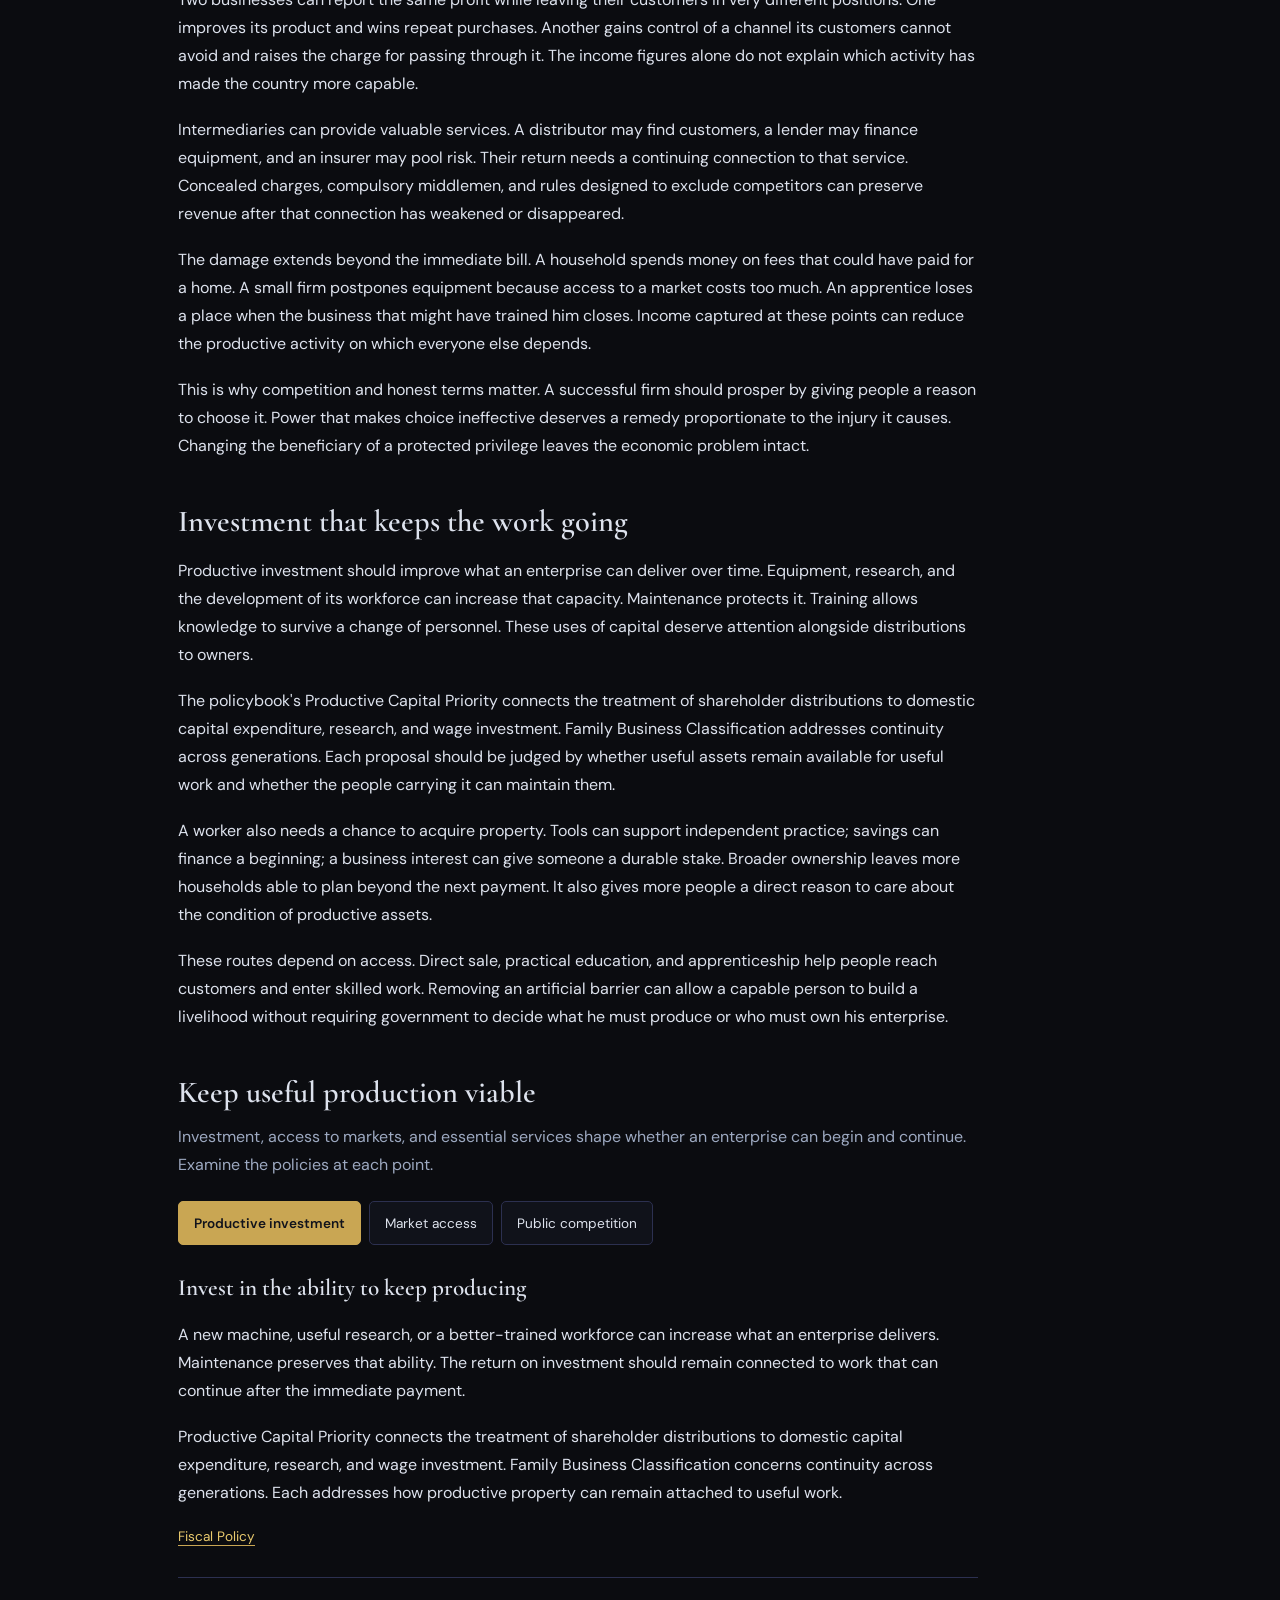
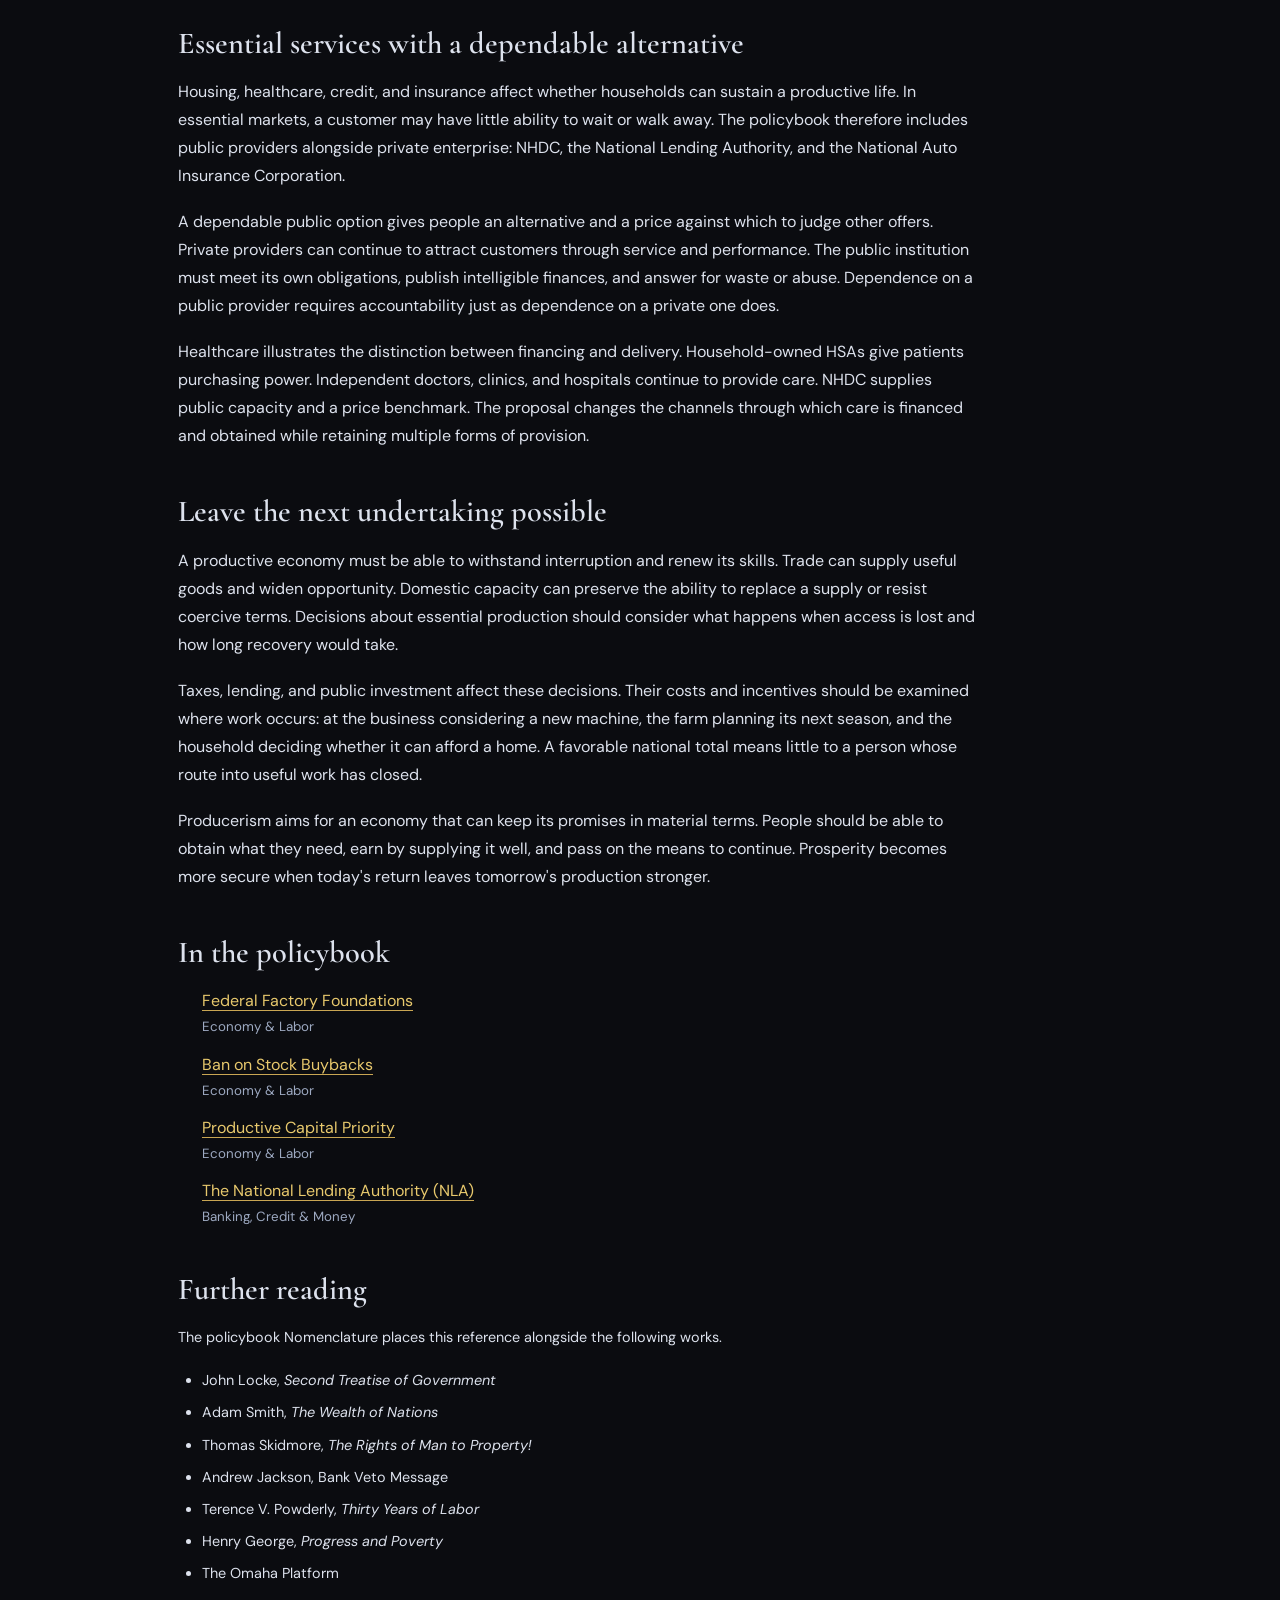
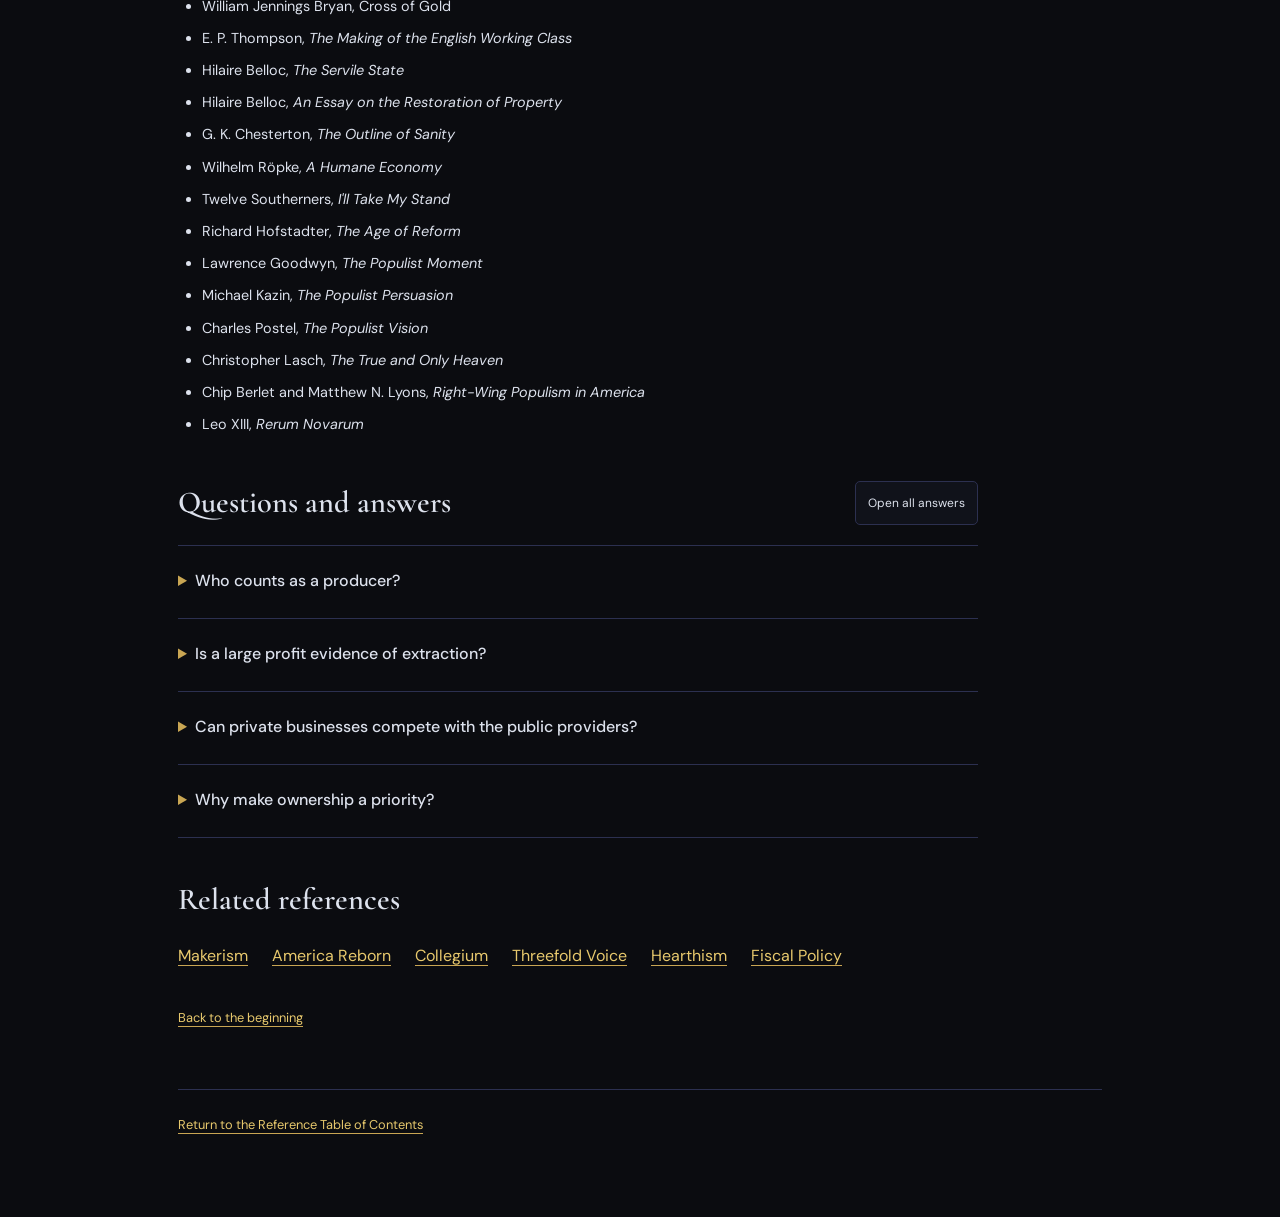
<file: Producerism/index.html>
<!DOCTYPE html>
<html lang="en"><head><script>try{const theme=localStorage.getItem('policy-book-theme');if(theme==='light'||theme==='contrast')document.documentElement.dataset.theme=theme}catch(e){}</script><meta charset="utf-8"><meta name="viewport" content="width=device-width,initial-scale=1"><title>Producerism | Political Policy Book</title><meta name="description" content="Prosperity rests on beneficial production that can endure: useful enterprise, productive investment, and open routes into work and ownership."><link rel="canonical" href="https://betterpolicies.org/Producerism/"><meta property="og:type" content="article"><meta property="og:title" content="Producerism | Political Policy Book"><meta property="og:description" content="Prosperity rests on beneficial production that can endure: useful enterprise, productive investment, and open routes into work and ownership."><meta property="og:url" content="https://betterpolicies.org/Producerism/"><link rel="stylesheet" href="https://fonts.googleapis.com/css2?family=Cormorant+Garamond:ital,wght@0,400;0,600;0,700;1,400&amp;family=DM+Sans:wght@300;400;500;600&amp;family=Space+Mono:wght@400;700&amp;display=swap"><link rel="stylesheet" href="/reference.css"><link rel="stylesheet" href="/reference-interactive.css"><script src="/reference.js" defer></script><script type="application/ld+json">{"@context": "https://schema.org", "@type": "Article", "headline": "Producerism", "description": "Prosperity rests on beneficial production that can endure: useful enterprise, productive investment, and open routes into work and ownership.", "url": "https://betterpolicies.org/Producerism/", "author": {"@type": "Person", "name": "Michael Allen"}, "inLanguage": "en", "wordCount": 1553, "dateModified": "2026-10-15"}</script></head>
<body id="top"><progress class="reading-progress" data-reading-progress max="100" value="0" aria-label="Reading progress"></progress><a class="skip" href="#main">Skip to content</a><div class="page reference-page"><a class="book-link" href="/">Political Policy Book</a><nav class="breadcrumb" aria-label="Breadcrumb"><a href="/#sec-foreword-p2">Reference Table of Contents</a> / Producerism</nav><main id="main"><div class="eyebrow">Value creation, competition, and broad ownership</div><h1>Producerism</h1><p class="reference-summary">Prosperity rests on beneficial production that can endure: useful enterprise, productive investment, and open routes into work and ownership.</p><p class="reading-meta">8 minute read · Explanation and policy examples</p><nav class="contents" aria-label="Page contents"><h2>On this page</h2><ol><li><a href="#prosperity-people-can-use">Prosperity people can use</a></li><li><a href="#the-difference-a-return-can-conceal">The difference a return can conceal</a></li><li><a href="#investment-that-keeps-the-work-going">Investment that keeps the work going</a></li><li><a href="#guided-breakdown">Keep useful production viable</a></li><li><a href="#essential-services-with-a-dependable-alternative">Essential services with a dependable alternative</a></li><li><a href="#leave-the-next-undertaking-possible">Leave the next undertaking possible</a></li><li><a href="#in-the-policybook">In the policybook</a></li><li><a href="#further-reading">Further reading</a></li><li><a href="#questions">Questions and answers</a></li></ol></nav><article class="prose"><p>An economy has to keep supplying the things people live by. Food must reach the table, homes must remain within reach, and essential equipment must be built and maintained. Producerism places beneficial, sustainable production at the center of economic policy, with prosperity grounded in the country's ability to keep doing that work.</p><p>The people and enterprises carrying it need a fair return, reliable conditions for investment, and a practical route into productive ownership. A sound economy makes it worthwhile to improve a service, train another worker, or build something that will remain useful. Its rewards should support the capacity on which future prosperity depends.</p><h2 id="prosperity-people-can-use">Prosperity people can use</h2><p>Production includes goods and the services that make them useful. A farm needs transport, a factory needs maintenance, and a hospital needs people who can provide care. Teaching a trade preserves the ability to produce after today's skilled workers retire. A country can lose that ability even while some of its financial measures continue to rise.</p><p>Capital has an important part in this work. Someone must commit resources before a plant produces its first sale or a new business gains dependable customers. Investment earns its return by enabling useful activity and bearing the risk that the undertaking may fail. Private property gives the owner a reason to maintain what he has built and a basis for planning what comes next.</p><p>Enterprises of different sizes can serve this purpose. A proprietor may know his customers personally. A larger firm may assemble equipment and expertise beyond the reach of a small workshop. The economic test is whether the undertaking serves people well, can sustain its work, and leaves room for others to compete.</p><p>Producerism develops this economic question within Makerism's broader concern for people who improve the country. Its particular task is to keep useful production viable, resilient, and connected to the households it supports.</p><h2 id="the-difference-a-return-can-conceal">The difference a return can conceal</h2><p>Two businesses can report the same profit while leaving their customers in very different positions. One improves its product and wins repeat purchases. Another gains control of a channel its customers cannot avoid and raises the charge for passing through it. The income figures alone do not explain which activity has made the country more capable.</p><p>Intermediaries can provide valuable services. A distributor may find customers, a lender may finance equipment, and an insurer may pool risk. Their return needs a continuing connection to that service. Concealed charges, compulsory middlemen, and rules designed to exclude competitors can preserve revenue after that connection has weakened or disappeared.</p><p>The damage extends beyond the immediate bill. A household spends money on fees that could have paid for a home. A small firm postpones equipment because access to a market costs too much. An apprentice loses a place when the business that might have trained him closes. Income captured at these points can reduce the productive activity on which everyone else depends.</p><p>This is why competition and honest terms matter. A successful firm should prosper by giving people a reason to choose it. Power that makes choice ineffective deserves a remedy proportionate to the injury it causes. Changing the beneficiary of a protected privilege leaves the economic problem intact.</p><h2 id="investment-that-keeps-the-work-going">Investment that keeps the work going</h2><p>Productive investment should improve what an enterprise can deliver over time. Equipment, research, and the development of its workforce can increase that capacity. Maintenance protects it. Training allows knowledge to survive a change of personnel. These uses of capital deserve attention alongside distributions to owners.</p><p>The policybook's Productive Capital Priority connects the treatment of shareholder distributions to domestic capital expenditure, research, and wage investment. Family Business Classification addresses continuity across generations. Each proposal should be judged by whether useful assets remain available for useful work and whether the people carrying it can maintain them.</p><p>A worker also needs a chance to acquire property. Tools can support independent practice; savings can finance a beginning; a business interest can give someone a durable stake. Broader ownership leaves more households able to plan beyond the next payment. It also gives more people a direct reason to care about the condition of productive assets.</p><p>These routes depend on access. Direct sale, practical education, and apprenticeship help people reach customers and enter skilled work. Removing an artificial barrier can allow a capable person to build a livelihood without requiring government to decide what he must produce or who must own his enterprise.</p><section class="explorer" data-explorer aria-labelledby="guided-breakdown"><h2 id="guided-breakdown">Keep useful production viable</h2><p class="explorer-intro">Investment, access to markets, and essential services shape whether an enterprise can begin and continue. Examine the policies at each point.</p><div class="explorer-controls" data-explorer-controls hidden aria-label="Keep useful production viable"><button type="button" id="explore-productive-investment-tab" aria-controls="explore-productive-investment">Productive investment</button><button type="button" id="explore-market-access-tab" aria-controls="explore-market-access">Market access</button><button type="button" id="explore-public-competition-tab" aria-controls="explore-public-competition">Public competition</button></div><section class="explorer-panel" data-explorer-panel id="explore-productive-investment" tabindex="0"><h3>Invest in the ability to keep producing</h3><p>A new machine, useful research, or a better-trained workforce can increase what an enterprise delivers. Maintenance preserves that ability. The return on investment should remain connected to work that can continue after the immediate payment.</p><p>Productive Capital Priority connects the treatment of shareholder distributions to domestic capital expenditure, research, and wage investment. Family Business Classification concerns continuity across generations. Each addresses how productive property can remain attached to useful work.</p><p class="explore-link"><a href="/Fiscal-Policy/">Fiscal Policy</a></p></section><section class="explorer-panel" data-explorer-panel id="explore-market-access" tabindex="0"><h3>Keep the next entrant possible</h3><p>A capable producer needs a practical route to customers. An intermediary can help him find them or deliver his goods. A compulsory channel that survives by excluding alternatives can impose a charge unrelated to the service it provides.</p><p>The right to direct sale addresses that barrier. Apprenticeship and practical education address access from the worker's side. Together, these measures concern a real opportunity to participate: someone who learns the work must be able to enter the field.</p><p class="explore-link"><a href="/Collegium/">Collegium</a></p></section><section class="explorer-panel" data-explorer-panel id="explore-public-competition" tabindex="0"><h3>Give households a dependable choice</h3><p>The National Lending Authority, National Auto Insurance Corporation, and NHDC supply public options in essential markets. A household can judge other offers against a provider it can actually use. Private firms retain the opportunity to win customers through better service.</p><p>Public provision needs its own discipline. A charter should state the service owed, and the finances should show costs, reserves, and distributions. When a household depends on the service, public ownership makes accountability particularly necessary.</p><p class="explore-link"><a href="/Hearthism/">Hearthism</a></p></section></section><h2 id="essential-services-with-a-dependable-alternative">Essential services with a dependable alternative</h2><p>Housing, healthcare, credit, and insurance affect whether households can sustain a productive life. In essential markets, a customer may have little ability to wait or walk away. The policybook therefore includes public providers alongside private enterprise: NHDC, the National Lending Authority, and the National Auto Insurance Corporation.</p><p>A dependable public option gives people an alternative and a price against which to judge other offers. Private providers can continue to attract customers through service and performance. The public institution must meet its own obligations, publish intelligible finances, and answer for waste or abuse. Dependence on a public provider requires accountability just as dependence on a private one does.</p><p>Healthcare illustrates the distinction between financing and delivery. Household-owned HSAs give patients purchasing power. Independent doctors, clinics, and hospitals continue to provide care. NHDC supplies public capacity and a price benchmark. The proposal changes the channels through which care is financed and obtained while retaining multiple forms of provision.</p><h2 id="leave-the-next-undertaking-possible">Leave the next undertaking possible</h2><p>A productive economy must be able to withstand interruption and renew its skills. Trade can supply useful goods and widen opportunity. Domestic capacity can preserve the ability to replace a supply or resist coercive terms. Decisions about essential production should consider what happens when access is lost and how long recovery would take.</p><p>Taxes, lending, and public investment affect these decisions. Their costs and incentives should be examined where work occurs: at the business considering a new machine, the farm planning its next season, and the household deciding whether it can afford a home. A favorable national total means little to a person whose route into useful work has closed.</p><p>Producerism aims for an economy that can keep its promises in material terms. People should be able to obtain what they need, earn by supplying it well, and pass on the means to continue. Prosperity becomes more secure when today's return leaves tomorrow's production stronger.</p><section aria-labelledby="in-the-policybook"><h2 id="in-the-policybook">In the policybook</h2><ul class="policy-links"><li><a href="/#sec-1-p4">Federal Factory Foundations</a><small>Economy &amp; Labor</small></li><li><a href="/#sec-1-p6">Ban on Stock Buybacks</a><small>Economy &amp; Labor</small></li><li><a href="/#sec-1-p7">Productive Capital Priority</a><small>Economy &amp; Labor</small></li><li><a href="/#sec-banking-p6">The National Lending Authority (NLA)</a><small>Banking, Credit &amp; Money</small></li></ul></section><section class="bibliography" aria-labelledby="further-reading"><h2 id="further-reading">Further reading</h2><p>The policybook Nomenclature places this reference alongside the following works.</p><ul class="np-literature"><li>John Locke, <em>Second Treatise of Government</em></li><li>Adam Smith, <em>The Wealth of Nations</em></li><li>Thomas Skidmore, <em>The Rights of Man to Property!</em></li><li>Andrew Jackson, Bank Veto Message</li><li>Terence V. Powderly, <em>Thirty Years of Labor</em></li><li>Henry George, <em>Progress and Poverty</em></li><li>The Omaha Platform</li><li>William Jennings Bryan, Cross of Gold</li><li>E. P. Thompson, <em>The Making of the English Working Class</em></li><li>Hilaire Belloc, <em>The Servile State</em></li><li>Hilaire Belloc, <em>An Essay on the Restoration of Property</em></li><li>G. K. Chesterton, <em>The Outline of Sanity</em></li><li>Wilhelm Röpke, <em>A Humane Economy</em></li><li>Twelve Southerners, <em>I'll Take My Stand</em></li><li>Richard Hofstadter, <em>The Age of Reform</em></li><li>Lawrence Goodwyn, <em>The Populist Moment</em></li><li>Michael Kazin, <em>The Populist Persuasion</em></li><li>Charles Postel, <em>The Populist Vision</em></li><li>Christopher Lasch, <em>The True and Only Heaven</em></li><li>Chip Berlet and Matthew N. Lyons, <em>Right-Wing Populism in America</em></li><li>Leo XIII, <em>Rerum Novarum</em></li></ul></section><section class="faq-section" data-faq aria-labelledby="questions"><div class="faq-top"><h2 id="questions">Questions and answers</h2><button type="button" class="faq-toggle" data-faq-toggle hidden>Open all answers</button></div><details><summary>Who counts as a producer?</summary><p>Producers supply useful goods and services, maintain the things people depend on, and teach the skills needed to continue that work. Investment contributes when it equips an undertaking and bears its risks. Care at home also supports productive life by raising and sustaining people, even when no wage records its value.</p></details><details><summary>Is a large profit evidence of extraction?</summary><p>A large profit can be earned by supplying a better product, investing well, or taking the risk of starting a business. The important question is how it was earned. Can customers choose another provider? Can capable competitors enter? Those answers help distinguish useful success from income secured by controlling options people cannot avoid.</p></details><details><summary>Can private businesses compete with the public providers?</summary><p>Yes. The proposals keep private providers alongside public alternatives. In healthcare, families own their HSA funds and use them to purchase care. Independent doctors, clinics, and hospitals continue to provide it, while NHDC supplies public care capacity and a price benchmark. Public and private providers alike must answer for the service they offer.</p></details><details><summary>Why make ownership a priority?</summary><p>Ownership gives people a way to build on their work. Tools can support an independent livelihood, savings can help start a business, and an interest in an enterprise can provide a lasting stake. Making these opportunities more widely available lets more households maintain productive assets and pass them on.</p></details></section><nav class="related" aria-labelledby="related-references"><h2 id="related-references">Related references</h2><ul><li><a href="/Markerism/">Makerism</a></li><li><a href="/America-Reborn/">America Reborn</a></li><li><a href="/Collegium/">Collegium</a></li><li><a href="/Threefold-Voice/">Threefold Voice</a></li><li><a href="/Hearthism/">Hearthism</a></li><li><a href="/Fiscal-Policy/">Fiscal Policy</a></li></ul></nav></article><p class="back-to-top"><a href="#top">Back to the beginning</a></p></main><footer><a href="/#sec-foreword-p2">Return to the Reference Table of Contents</a></footer></div></body></html>
</file>
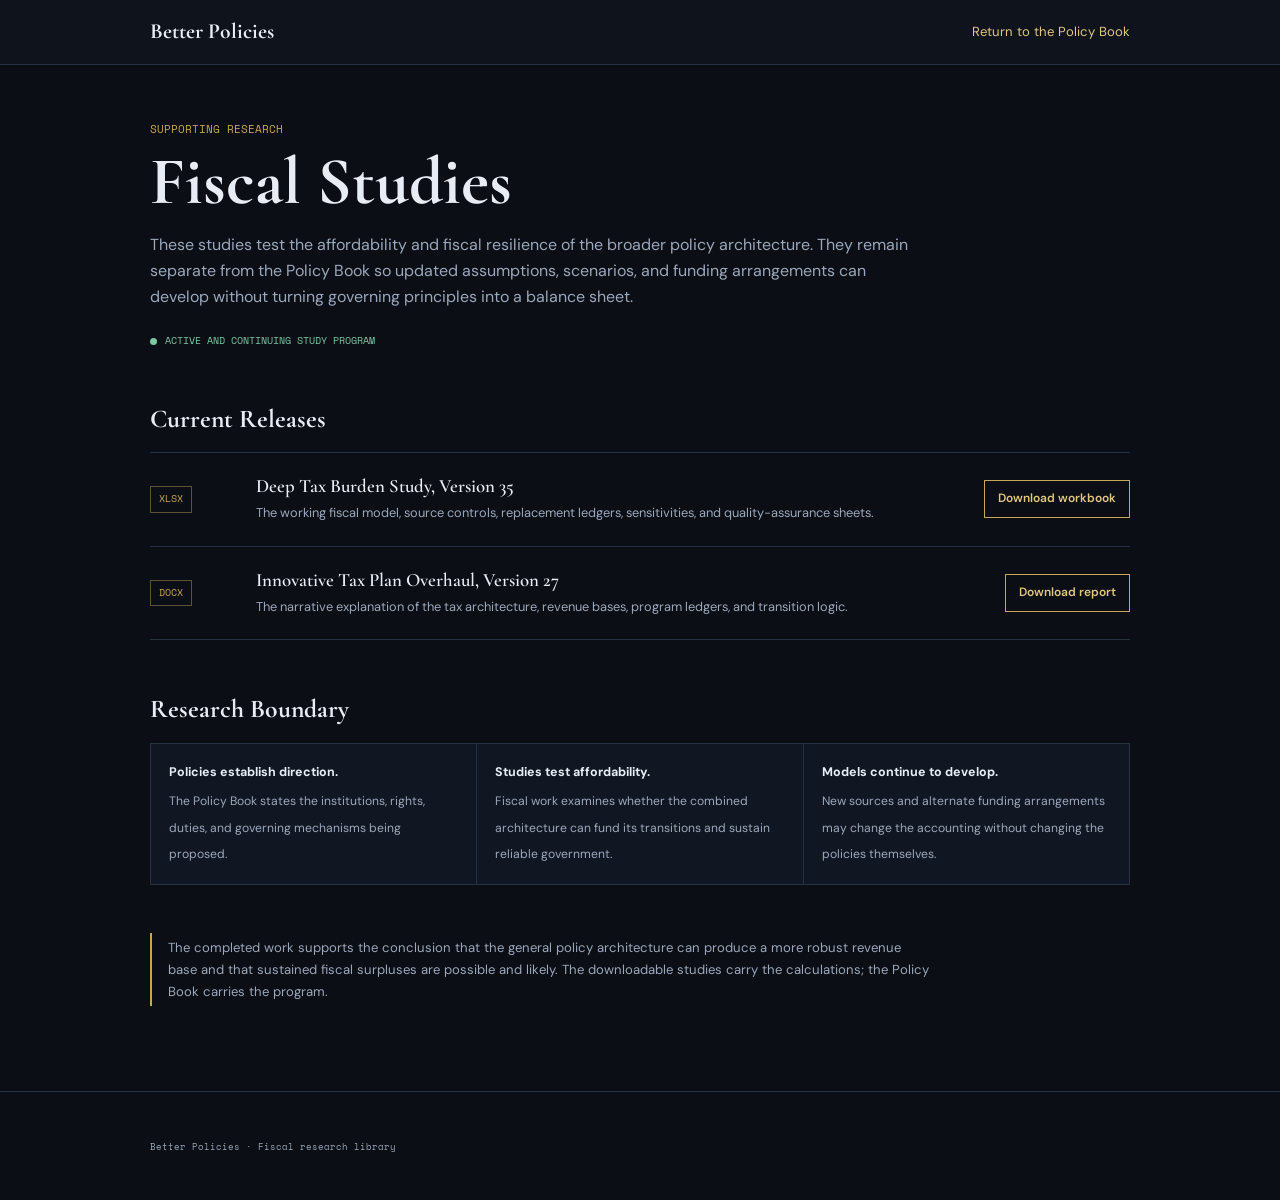
<file: studies/index.html>
<!DOCTYPE html>
<html lang="en">
<head><script>try{const theme=localStorage.getItem('policy-book-theme');if(theme==='light'||theme==='contrast')document.documentElement.dataset.theme=theme}catch(e){}</script>
<meta charset="UTF-8">
<meta name="viewport" content="width=device-width, initial-scale=1.0">
<title>Fiscal Studies | Better Policies</title>
<link href="https://fonts.googleapis.com/css2?family=Cormorant+Garamond:wght@600;700&family=DM+Sans:wght@400;500;600&family=Space+Mono:wght@400;700&display=swap" rel="stylesheet">
<style>
:root{
  --bg:#0b0e14;--panel:#111722;--line:#263043;
  --text:#e8edf5;--sub:#9ba8bc;--gold:#c9a653;--gold-lt:#e1c77f;
  --green:#7bc8a4;--font-h:"Cormorant Garamond",serif;
  --font-b:"DM Sans",sans-serif;--font-m:"Space Mono",monospace;
}
*{box-sizing:border-box}
body{margin:0;background:var(--bg);color:var(--text);font-family:var(--font-b);line-height:1.65}
header{border-bottom:1px solid var(--line);background:#0e131c}
.topbar,.page{width:min(980px,calc(100% - 36px));margin:0 auto}
.topbar{min-height:64px;display:flex;align-items:center;justify-content:space-between;gap:20px}
.brand{font-family:var(--font-h);font-size:1.35rem;font-weight:700;color:var(--text)}
.back{color:var(--gold-lt);font-size:.82rem;text-decoration:none}
.back:hover{text-decoration:underline;text-underline-offset:4px}
.page{padding:56px 0 72px}
.eyebrow{font-family:var(--font-m);font-size:.66rem;color:var(--gold);text-transform:uppercase}
h1{font-family:var(--font-h);font-size:clamp(2.35rem,6vw,4.2rem);line-height:1;margin:10px 0 16px;letter-spacing:0}
.lede{max-width:760px;color:var(--sub);font-size:1rem;margin:0}
.status{display:flex;align-items:center;gap:8px;margin-top:22px;color:var(--green);font-family:var(--font-m);font-size:.64rem;text-transform:uppercase}
.status::before{content:"";width:7px;height:7px;border-radius:50%;background:var(--green)}
section{margin-top:48px}
h2{font-family:var(--font-h);font-size:1.6rem;margin:0 0 12px;letter-spacing:0}
.study-list{border-top:1px solid var(--line)}
.study-row{display:grid;grid-template-columns:88px minmax(0,1fr) auto;gap:18px;align-items:center;padding:22px 0;border-bottom:1px solid var(--line)}
.format{font-family:var(--font-m);font-size:.64rem;color:var(--gold);border:1px solid #5e5233;padding:4px 8px;width:max-content}
.study-name{font-family:var(--font-h);font-size:1.18rem;font-weight:600;line-height:1.25}
.study-note{color:var(--sub);font-size:.8rem;margin-top:4px}
.download{display:inline-flex;align-items:center;min-height:38px;padding:0 13px;border:1px solid var(--gold);color:var(--gold-lt);text-decoration:none;font-size:.75rem;font-weight:600}
.download:hover{background:rgba(201,166,83,.1)}
.scope{display:grid;grid-template-columns:repeat(3,minmax(0,1fr));gap:1px;background:var(--line);border:1px solid var(--line)}
.scope-item{background:var(--panel);padding:18px}
.scope-item strong{display:block;font-size:.78rem;margin-bottom:5px}
.scope-item span{color:var(--sub);font-size:.76rem;line-height:1.5}
.note{border-left:2px solid var(--gold);padding:4px 0 4px 16px;color:var(--sub);font-size:.82rem;max-width:780px}
footer{border-top:1px solid var(--line);padding:22px 0;color:var(--sub);font-family:var(--font-m);font-size:.58rem}
@media(max-width:680px){
  .page{padding-top:38px}.study-row{grid-template-columns:70px 1fr}.download{grid-column:1/-1;width:100%;justify-content:center}
  .scope{grid-template-columns:1fr}.topbar{min-height:56px}.brand{font-size:1.15rem}
}
html[data-theme="light"]{color-scheme:light;--bg:#f5f4ef;--panel:#fff;--line:#b6c0c9;--text:#1c2431;--sub:#475569;--gold:#765407;--gold-lt:#694b06;--green:#176d3b}html[data-theme="light"] a:hover{color:#3d300f}
html[data-theme="contrast"]{color-scheme:dark;--bg:#000;--surface:#000;--card:#000;--card-hover:#191919;--border:#fff;--border-lit:#fff;--text:#fff;--text-sub:#fff;--text-dim:#fff;--muted:#fff;--sub:#fff;--gold:#ffeb00;--gold-lt:#ffeb00;--gold-dim:#ffeb00;--blue:#7cd7ff;--green:#a3ffad;--red:#ffb0b0;--new-bg:#000;--new-border:#fff;--new-text:#fff;--panel:#000;--line:#fff}
html[data-theme="contrast"] body{background:#000!important;color:#fff!important}
html[data-theme="contrast"] body *{background-color:#000!important;background-image:none!important;color:#fff!important;border-color:#fff!important;text-shadow:none!important;-webkit-text-fill-color:currentColor}
html[data-theme="contrast"] body a,html[data-theme="contrast"] body a *{color:#ffeb00!important;text-decoration:underline!important}
html[data-theme="contrast"] button,html[data-theme="contrast"] input,html[data-theme="contrast"] select{border:2px solid #fff!important;accent-color:#ffeb00}
html[data-theme="contrast"] :focus-visible{outline:3px solid #ffeb00!important;outline-offset:3px}
html[data-theme="contrast"] .tag-btn.active,html[data-theme="contrast"] input:checked{outline:3px solid #ffeb00;outline-offset:2px}
html[data-theme="contrast"] .policy-body-inner,html[data-theme="contrast"] .policy-sub,html[data-theme="contrast"] .nav-item,html[data-theme="contrast"] .reading-meta,html[data-theme="contrast"] .eyebrow{font-size:1rem!important;line-height:1.6!important}
html[data-theme="contrast"] dialog::backdrop{background:rgba(0,0,0,.9)}
</style>
</head>
<body>
<header>
  <div class="topbar">
    <div class="brand">Better Policies</div>
    <a class="back" href="../">Return to the Policy Book</a>
  </div>
</header>
<main class="page">
  <div class="eyebrow">Supporting research</div>
  <h1>Fiscal Studies</h1>
  <p class="lede">These studies test the affordability and fiscal resilience of the broader policy architecture. They remain separate from the Policy Book so updated assumptions, scenarios, and funding arrangements can develop without turning governing principles into a balance sheet.</p>
  <div class="status">Active and continuing study program</div>

  <section>
    <h2>Current Releases</h2>
    <div class="study-list">
      <div class="study-row">
        <div class="format">XLSX</div>
        <div>
          <div class="study-name">Deep Tax Burden Study, Version 35</div>
          <div class="study-note">The working fiscal model, source controls, replacement ledgers, sensitivities, and quality-assurance sheets.</div>
        </div>
        <a class="download" href="Deep_Tax_Burden_Study_v35.xlsx" download>Download workbook</a>
      </div>
      <div class="study-row">
        <div class="format">DOCX</div>
        <div>
          <div class="study-name">Innovative Tax Plan Overhaul, Version 27</div>
          <div class="study-note">The narrative explanation of the tax architecture, revenue bases, program ledgers, and transition logic.</div>
        </div>
        <a class="download" href="Innovative_Tax_Plan_Overhaul_v27.docx" download>Download report</a>
      </div>
    </div>
  </section>

  <section>
    <h2>Research Boundary</h2>
    <div class="scope">
      <div class="scope-item"><strong>Policies establish direction.</strong><span>The Policy Book states the institutions, rights, duties, and governing mechanisms being proposed.</span></div>
      <div class="scope-item"><strong>Studies test affordability.</strong><span>Fiscal work examines whether the combined architecture can fund its transitions and sustain reliable government.</span></div>
      <div class="scope-item"><strong>Models continue to develop.</strong><span>New sources and alternate funding arrangements may change the accounting without changing the policies themselves.</span></div>
    </div>
  </section>

  <section>
    <p class="note">The completed work supports the conclusion that the general policy architecture can produce a more robust revenue base and that sustained fiscal surpluses are possible and likely. The downloadable studies carry the calculations; the Policy Book carries the program.</p>
  </section>
</main>
<footer><div class="topbar">Better Policies · Fiscal research library</div></footer>
</body>
</html>
</file>
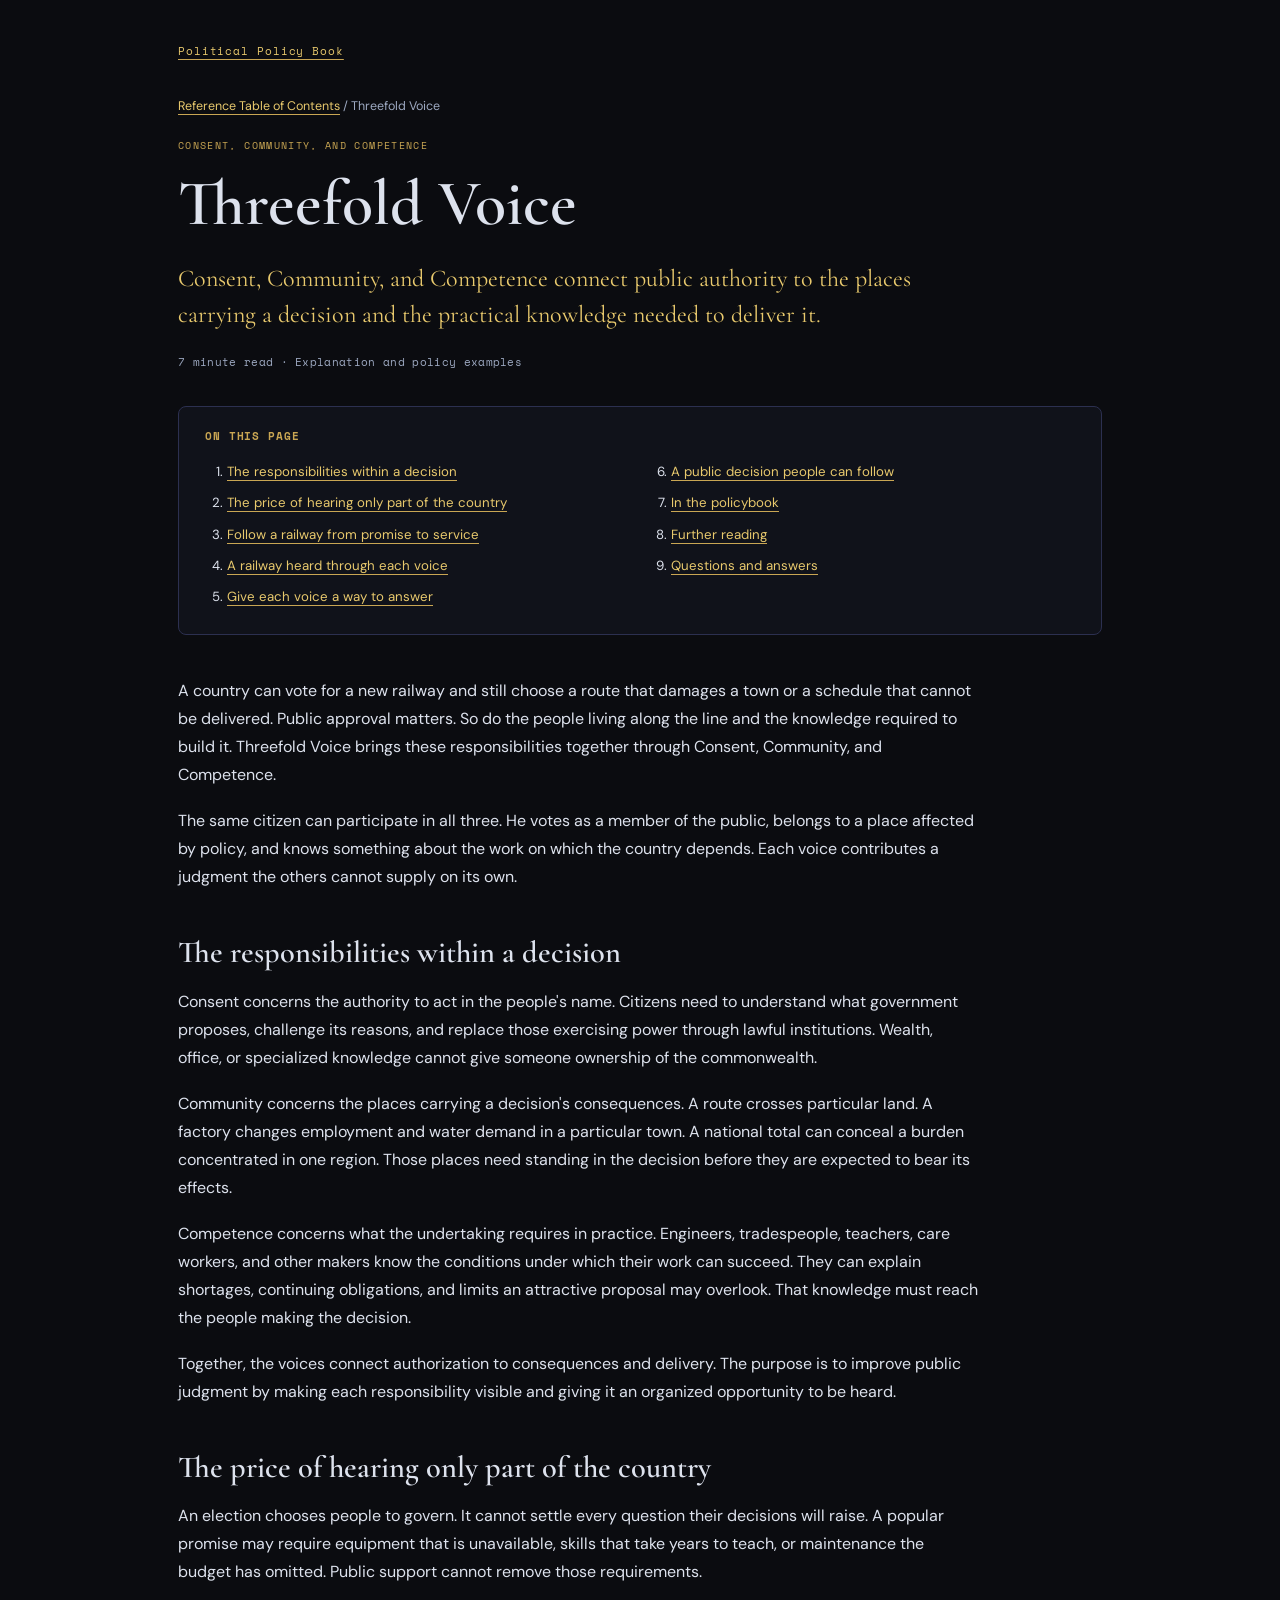
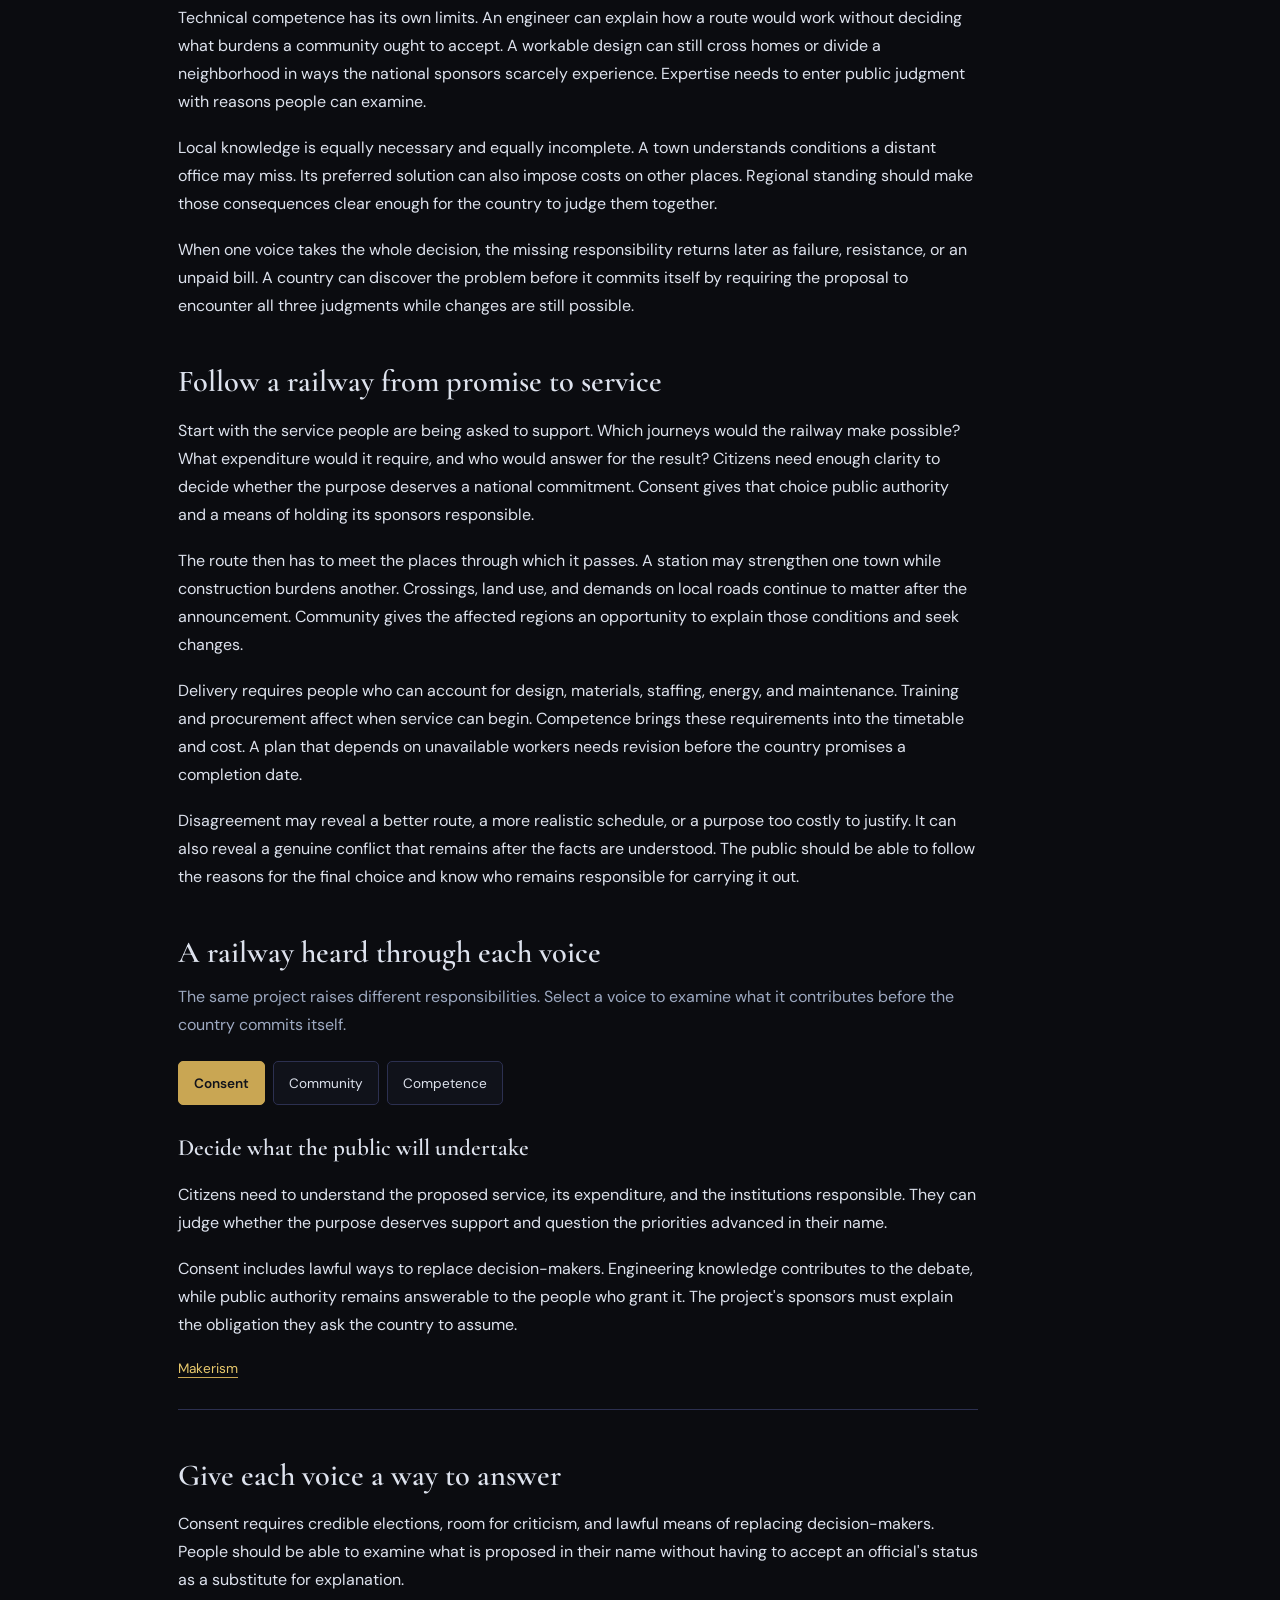
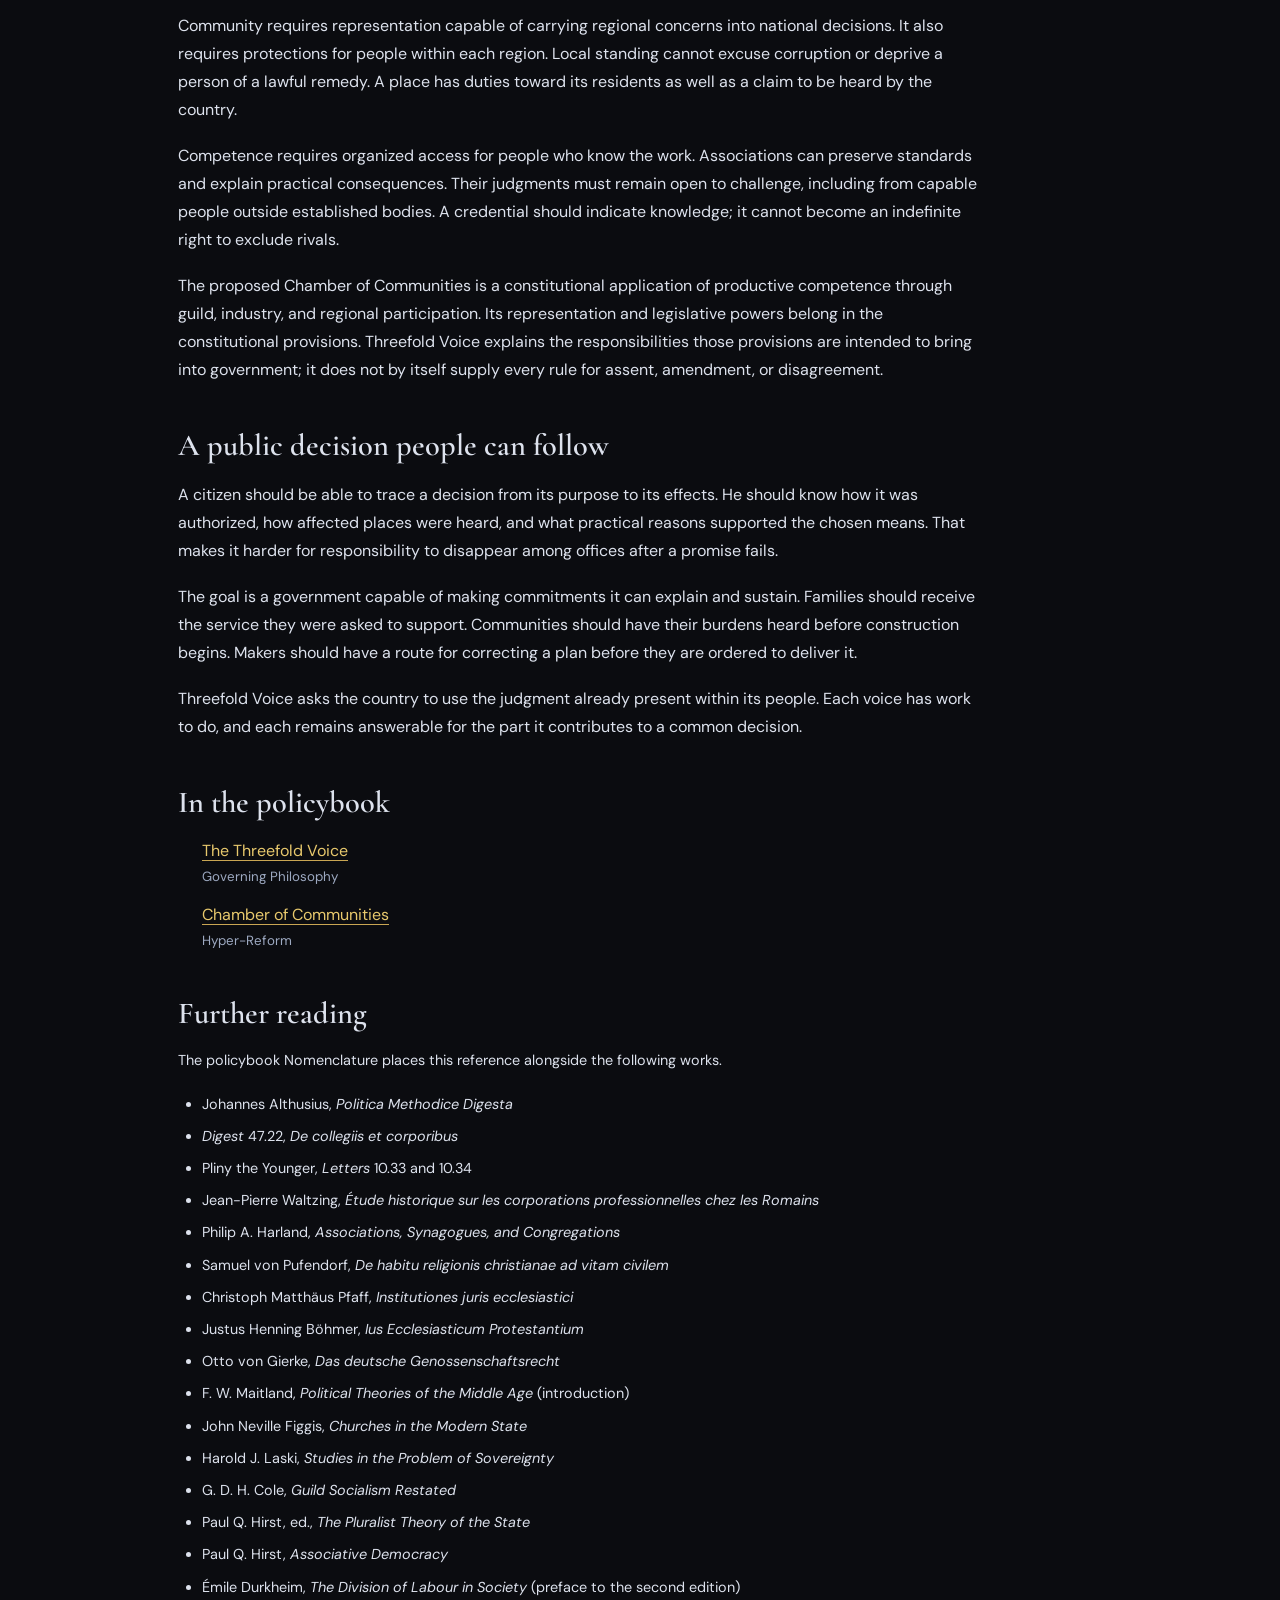
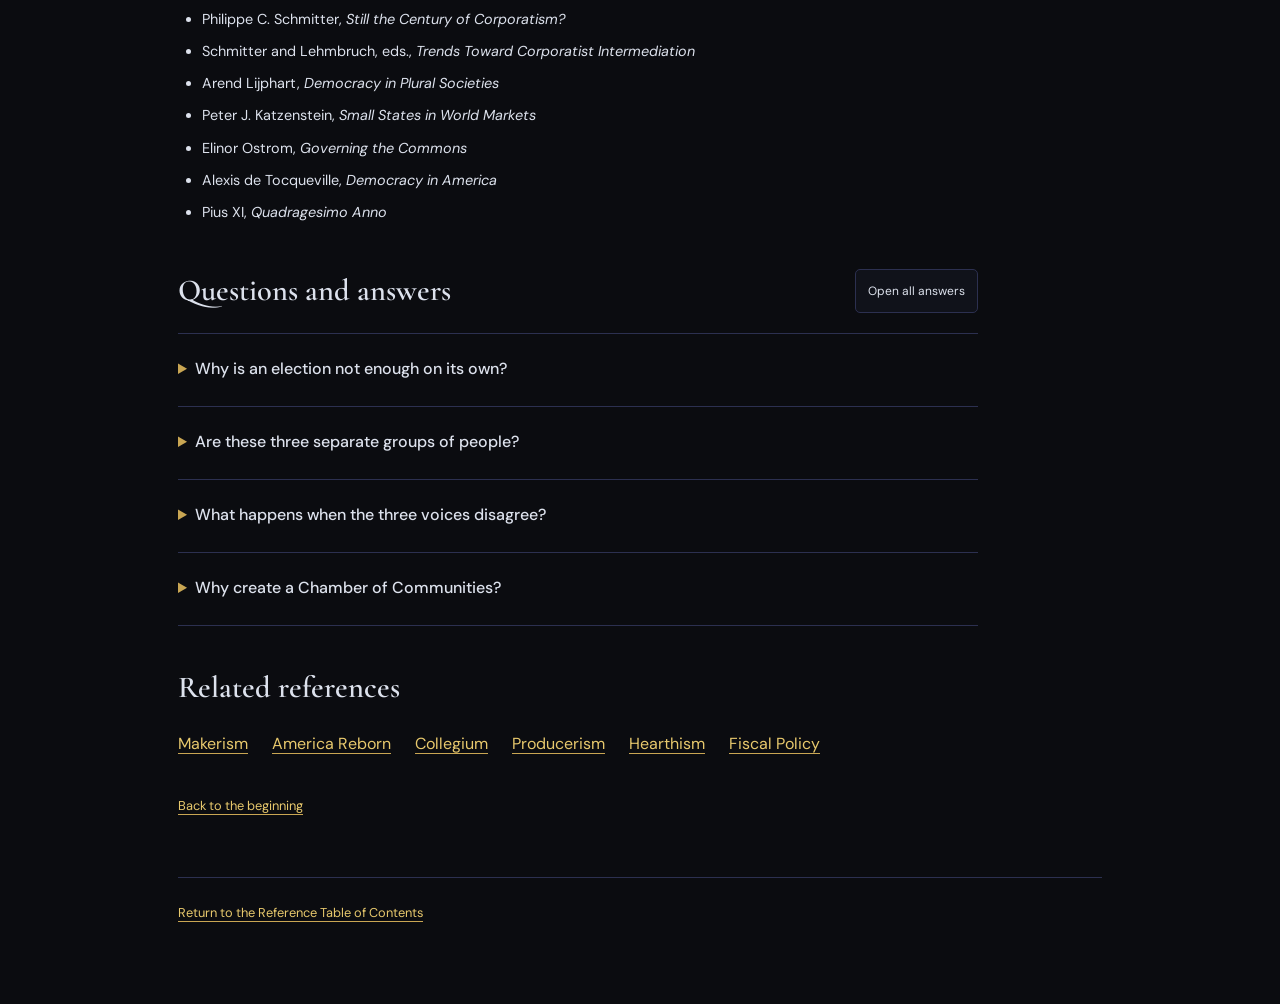
<file: Threefold-Voice/index.html>
<!DOCTYPE html>
<html lang="en"><head><script>try{const theme=localStorage.getItem('policy-book-theme');if(theme==='light'||theme==='contrast')document.documentElement.dataset.theme=theme}catch(e){}</script><meta charset="utf-8"><meta name="viewport" content="width=device-width,initial-scale=1"><title>Threefold Voice | Political Policy Book</title><meta name="description" content="Consent, Community, and Competence connect public authority to the places carrying a decision and the practical knowledge needed to deliver it."><link rel="canonical" href="https://betterpolicies.org/Threefold-Voice/"><meta property="og:type" content="article"><meta property="og:title" content="Threefold Voice | Political Policy Book"><meta property="og:description" content="Consent, Community, and Competence connect public authority to the places carrying a decision and the practical knowledge needed to deliver it."><meta property="og:url" content="https://betterpolicies.org/Threefold-Voice/"><link rel="stylesheet" href="https://fonts.googleapis.com/css2?family=Cormorant+Garamond:ital,wght@0,400;0,600;0,700;1,400&amp;family=DM+Sans:wght@300;400;500;600&amp;family=Space+Mono:wght@400;700&amp;display=swap"><link rel="stylesheet" href="/reference.css"><link rel="stylesheet" href="/reference-interactive.css"><script src="/reference.js" defer></script><script type="application/ld+json">{"@context": "https://schema.org", "@type": "Article", "headline": "Threefold Voice", "description": "Consent, Community, and Competence connect public authority to the places carrying a decision and the practical knowledge needed to deliver it.", "url": "https://betterpolicies.org/Threefold-Voice/", "author": {"@type": "Person", "name": "Michael Allen"}, "inLanguage": "en", "wordCount": 1500, "dateModified": "2026-10-15"}</script></head>
<body id="top"><progress class="reading-progress" data-reading-progress max="100" value="0" aria-label="Reading progress"></progress><a class="skip" href="#main">Skip to content</a><div class="page reference-page"><a class="book-link" href="/">Political Policy Book</a><nav class="breadcrumb" aria-label="Breadcrumb"><a href="/#sec-foreword-p2">Reference Table of Contents</a> / Threefold Voice</nav><main id="main"><div class="eyebrow">Consent, Community, and Competence</div><h1>Threefold Voice</h1><p class="reference-summary">Consent, Community, and Competence connect public authority to the places carrying a decision and the practical knowledge needed to deliver it.</p><p class="reading-meta">7 minute read · Explanation and policy examples</p><nav class="contents" aria-label="Page contents"><h2>On this page</h2><ol><li><a href="#the-responsibilities-within-a-decision">The responsibilities within a decision</a></li><li><a href="#the-price-of-hearing-only-part-of-the-country">The price of hearing only part of the country</a></li><li><a href="#follow-a-railway-from-promise-to-service">Follow a railway from promise to service</a></li><li><a href="#guided-breakdown">A railway heard through each voice</a></li><li><a href="#give-each-voice-a-way-to-answer">Give each voice a way to answer</a></li><li><a href="#a-public-decision-people-can-follow">A public decision people can follow</a></li><li><a href="#in-the-policybook">In the policybook</a></li><li><a href="#further-reading">Further reading</a></li><li><a href="#questions">Questions and answers</a></li></ol></nav><article class="prose"><p>A country can vote for a new railway and still choose a route that damages a town or a schedule that cannot be delivered. Public approval matters. So do the people living along the line and the knowledge required to build it. Threefold Voice brings these responsibilities together through Consent, Community, and Competence.</p><p>The same citizen can participate in all three. He votes as a member of the public, belongs to a place affected by policy, and knows something about the work on which the country depends. Each voice contributes a judgment the others cannot supply on its own.</p><h2 id="the-responsibilities-within-a-decision">The responsibilities within a decision</h2><p>Consent concerns the authority to act in the people's name. Citizens need to understand what government proposes, challenge its reasons, and replace those exercising power through lawful institutions. Wealth, office, or specialized knowledge cannot give someone ownership of the commonwealth.</p><p>Community concerns the places carrying a decision's consequences. A route crosses particular land. A factory changes employment and water demand in a particular town. A national total can conceal a burden concentrated in one region. Those places need standing in the decision before they are expected to bear its effects.</p><p>Competence concerns what the undertaking requires in practice. Engineers, tradespeople, teachers, care workers, and other makers know the conditions under which their work can succeed. They can explain shortages, continuing obligations, and limits an attractive proposal may overlook. That knowledge must reach the people making the decision.</p><p>Together, the voices connect authorization to consequences and delivery. The purpose is to improve public judgment by making each responsibility visible and giving it an organized opportunity to be heard.</p><h2 id="the-price-of-hearing-only-part-of-the-country">The price of hearing only part of the country</h2><p>An election chooses people to govern. It cannot settle every question their decisions will raise. A popular promise may require equipment that is unavailable, skills that take years to teach, or maintenance the budget has omitted. Public support cannot remove those requirements.</p><p>Technical competence has its own limits. An engineer can explain how a route would work without deciding what burdens a community ought to accept. A workable design can still cross homes or divide a neighborhood in ways the national sponsors scarcely experience. Expertise needs to enter public judgment with reasons people can examine.</p><p>Local knowledge is equally necessary and equally incomplete. A town understands conditions a distant office may miss. Its preferred solution can also impose costs on other places. Regional standing should make those consequences clear enough for the country to judge them together.</p><p>When one voice takes the whole decision, the missing responsibility returns later as failure, resistance, or an unpaid bill. A country can discover the problem before it commits itself by requiring the proposal to encounter all three judgments while changes are still possible.</p><h2 id="follow-a-railway-from-promise-to-service">Follow a railway from promise to service</h2><p>Start with the service people are being asked to support. Which journeys would the railway make possible? What expenditure would it require, and who would answer for the result? Citizens need enough clarity to decide whether the purpose deserves a national commitment. Consent gives that choice public authority and a means of holding its sponsors responsible.</p><p>The route then has to meet the places through which it passes. A station may strengthen one town while construction burdens another. Crossings, land use, and demands on local roads continue to matter after the announcement. Community gives the affected regions an opportunity to explain those conditions and seek changes.</p><p>Delivery requires people who can account for design, materials, staffing, energy, and maintenance. Training and procurement affect when service can begin. Competence brings these requirements into the timetable and cost. A plan that depends on unavailable workers needs revision before the country promises a completion date.</p><p>Disagreement may reveal a better route, a more realistic schedule, or a purpose too costly to justify. It can also reveal a genuine conflict that remains after the facts are understood. The public should be able to follow the reasons for the final choice and know who remains responsible for carrying it out.</p><section class="explorer" data-explorer aria-labelledby="guided-breakdown"><h2 id="guided-breakdown">A railway heard through each voice</h2><p class="explorer-intro">The same project raises different responsibilities. Select a voice to examine what it contributes before the country commits itself.</p><div class="explorer-controls" data-explorer-controls hidden aria-label="A railway heard through each voice"><button type="button" id="explore-consent-tab" aria-controls="explore-consent">Consent</button><button type="button" id="explore-community-tab" aria-controls="explore-community">Community</button><button type="button" id="explore-competence-tab" aria-controls="explore-competence">Competence</button></div><section class="explorer-panel" data-explorer-panel id="explore-consent" tabindex="0"><h3>Decide what the public will undertake</h3><p>Citizens need to understand the proposed service, its expenditure, and the institutions responsible. They can judge whether the purpose deserves support and question the priorities advanced in their name.</p><p>Consent includes lawful ways to replace decision-makers. Engineering knowledge contributes to the debate, while public authority remains answerable to the people who grant it. The project's sponsors must explain the obligation they ask the country to assume.</p><p class="explore-link"><a href="/Markerism/">Makerism</a></p></section><section class="explorer-panel" data-explorer-panel id="explore-community" tabindex="0"><h3>Hear the places along the route</h3><p>A station may connect one town while a crossing divides another. Construction places demands on particular roads and services. These consequences are felt by people whose experience can disappear inside a national total.</p><p>Community gives those places standing while the route can still be changed. Regions should be able to explain the burdens and benefits expected locally, including where the costs are concentrated and the benefits lie elsewhere.</p><p class="explore-link"><a href="/Collegium/">Collegium</a></p></section><section class="explorer-panel" data-explorer-panel id="explore-competence" tabindex="0"><h3>Account for what delivery requires</h3><p>Engineers examine the design. Operators identify equipment, staffing, energy, and maintenance needs. Skilled trades explain the people and materials construction requires. Training and procurement affect when service can begin.</p><p>Competence brings these requirements into public judgment. If resources cannot meet the proposed schedule, the plan needs revision. Practitioners must explain the reasons and remain open to challenge from others who know the work.</p><p class="explore-link"><a href="/Producerism/">Producerism</a></p></section></section><h2 id="give-each-voice-a-way-to-answer">Give each voice a way to answer</h2><p>Consent requires credible elections, room for criticism, and lawful means of replacing decision-makers. People should be able to examine what is proposed in their name without having to accept an official's status as a substitute for explanation.</p><p>Community requires representation capable of carrying regional concerns into national decisions. It also requires protections for people within each region. Local standing cannot excuse corruption or deprive a person of a lawful remedy. A place has duties toward its residents as well as a claim to be heard by the country.</p><p>Competence requires organized access for people who know the work. Associations can preserve standards and explain practical consequences. Their judgments must remain open to challenge, including from capable people outside established bodies. A credential should indicate knowledge; it cannot become an indefinite right to exclude rivals.</p><p>The proposed Chamber of Communities is a constitutional application of productive competence through guild, industry, and regional participation. Its representation and legislative powers belong in the constitutional provisions. Threefold Voice explains the responsibilities those provisions are intended to bring into government; it does not by itself supply every rule for assent, amendment, or disagreement.</p><h2 id="a-public-decision-people-can-follow">A public decision people can follow</h2><p>A citizen should be able to trace a decision from its purpose to its effects. He should know how it was authorized, how affected places were heard, and what practical reasons supported the chosen means. That makes it harder for responsibility to disappear among offices after a promise fails.</p><p>The goal is a government capable of making commitments it can explain and sustain. Families should receive the service they were asked to support. Communities should have their burdens heard before construction begins. Makers should have a route for correcting a plan before they are ordered to deliver it.</p><p>Threefold Voice asks the country to use the judgment already present within its people. Each voice has work to do, and each remains answerable for the part it contributes to a common decision.</p><section aria-labelledby="in-the-policybook"><h2 id="in-the-policybook">In the policybook</h2><ul class="policy-links"><li><a href="/#sec-0-p3">The Threefold Voice</a><small>Governing Philosophy</small></li><li><a href="/#sec-hyper-reform-p0">Chamber of Communities</a><small>Hyper-Reform</small></li></ul></section><section class="bibliography" aria-labelledby="further-reading"><h2 id="further-reading">Further reading</h2><p>The policybook Nomenclature places this reference alongside the following works.</p><ul class="np-literature"><li>Johannes Althusius, <em>Politica Methodice Digesta</em></li><li><em>Digest</em> 47.22, <em>De collegiis et corporibus</em></li><li>Pliny the Younger, <em>Letters</em> 10.33 and 10.34</li><li>Jean-Pierre Waltzing, <em>Étude historique sur les corporations professionnelles chez les Romains</em></li><li>Philip A. Harland, <em>Associations, Synagogues, and Congregations</em></li><li>Samuel von Pufendorf, <em>De habitu religionis christianae ad vitam civilem</em></li><li>Christoph Matthäus Pfaff, <em>Institutiones juris ecclesiastici</em></li><li>Justus Henning Böhmer, <em>Ius Ecclesiasticum Protestantium</em></li><li>Otto von Gierke, <em>Das deutsche Genossenschaftsrecht</em></li><li>F. W. Maitland, <em>Political Theories of the Middle Age</em> (introduction)</li><li>John Neville Figgis, <em>Churches in the Modern State</em></li><li>Harold J. Laski, <em>Studies in the Problem of Sovereignty</em></li><li>G. D. H. Cole, <em>Guild Socialism Restated</em></li><li>Paul Q. Hirst, ed., <em>The Pluralist Theory of the State</em></li><li>Paul Q. Hirst, <em>Associative Democracy</em></li><li>Émile Durkheim, <em>The Division of Labour in Society</em> (preface to the second edition)</li><li>Philippe C. Schmitter, <em>Still the Century of Corporatism?</em></li><li>Schmitter and Lehmbruch, eds., <em>Trends Toward Corporatist Intermediation</em></li><li>Arend Lijphart, <em>Democracy in Plural Societies</em></li><li>Peter J. Katzenstein, <em>Small States in World Markets</em></li><li>Elinor Ostrom, <em>Governing the Commons</em></li><li>Alexis de Tocqueville, <em>Democracy in America</em></li><li>Pius XI, <em>Quadragesimo Anno</em></li></ul></section><section class="faq-section" data-faq aria-labelledby="questions"><div class="faq-top"><h2 id="questions">Questions and answers</h2><button type="button" class="faq-toggle" data-faq-toggle hidden>Open all answers</button></div><details><summary>Why is an election not enough on its own?</summary><p>An election decides who is authorized to govern and gives voters a way to replace them. It cannot supply every fact needed for the decisions that follow. A new railway, for example, still needs input from the places along its route and the people who know how to build and operate it. Threefold Voice brings those judgments into the decision before the country commits itself.</p></details><details><summary>Are these three separate groups of people?</summary><p>No. The same person can vote, belong to a community, and know a trade or profession. Each voice expresses a different responsibility within that person's life. Having practical knowledge does not take away his rights as a voter or his interest in what happens where he lives.</p></details><details><summary>What happens when the three voices disagree?</summary><p>Their reasons should show what the proposal still needs to resolve. A route may burden a town unfairly, a timetable may be impossible, or citizens may question the project's purpose. Changing the route, funding, or schedule may address the problem. Constitutional procedures govern the final decision, and the public should be able to understand both the disagreement and the reasons for the outcome.</p></details><details><summary>Why create a Chamber of Communities?</summary><p>It would give people with practical knowledge a regular place in lawmaking through guild, industry, and regional participation. That knowledge should reach legislators before a plan becomes an obligation others must carry out. The chamber's seats and powers would be set by constitutional rules. It would contribute alongside public consent and the interests of affected communities.</p></details></section><nav class="related" aria-labelledby="related-references"><h2 id="related-references">Related references</h2><ul><li><a href="/Markerism/">Makerism</a></li><li><a href="/America-Reborn/">America Reborn</a></li><li><a href="/Collegium/">Collegium</a></li><li><a href="/Producerism/">Producerism</a></li><li><a href="/Hearthism/">Hearthism</a></li><li><a href="/Fiscal-Policy/">Fiscal Policy</a></li></ul></nav></article><p class="back-to-top"><a href="#top">Back to the beginning</a></p></main><footer><a href="/#sec-foreword-p2">Return to the Reference Table of Contents</a></footer></div></body></html>
</file>
<file: reference.css>
:root{--bg:#0b0c10;--surface:#10121a;--card:#13161f;--border:#2c3050;--text:#dde2ed;--muted:#9da9c1;--gold:#c9a653;--gold-lt:#e8c96d;--heading:'Cormorant Garamond',Georgia,serif;--body:'DM Sans',system-ui,sans-serif;--mono:'Space Mono',monospace}
*{box-sizing:border-box}html{scroll-behavior:smooth;scroll-padding-top:24px}body{margin:0;background:var(--bg);color:var(--text);font-family:var(--body);font-size:16px;line-height:1.75}
a{color:var(--gold-lt);text-underline-offset:4px;text-decoration-color:var(--gold)}a:hover{color:#fff}a:focus-visible{outline:2px solid var(--gold-lt);outline-offset:5px;border-radius:2px}
.skip{position:absolute;left:20px;top:-80px;padding:10px 16px;background:var(--surface);z-index:3}.skip:focus{top:16px}
.page{max-width:1020px;margin:auto;padding:36px 48px 80px}.book-link{font-family:var(--mono);font-size:.7rem;letter-spacing:.08em}.breadcrumb{color:var(--muted);font-size:.78rem;margin:32px 0 18px}.eyebrow{font-family:var(--mono);font-size:.65rem;letter-spacing:.13em;color:var(--gold);text-transform:uppercase}
h1,h2,h3{font-family:var(--heading);line-height:1.2;color:var(--text)}h1{font-size:clamp(2.4rem,6vw,4rem);font-weight:600;margin:12px 0 18px}h2{font-size:1.9rem;margin:44px 0 16px;font-weight:600}h3{font-size:1.45rem;margin:30px 0 12px;font-weight:600}p{margin:0 0 18px}.lede{font-family:var(--heading);font-size:1.35rem;color:var(--muted);max-width:760px}.draft-notice{margin:24px 0;color:var(--gold-lt);font-size:.9rem;max-width:780px}
.contents{margin:34px 0 42px;padding:22px 26px;background:var(--surface);border:1px solid var(--border);border-radius:8px}.contents h2{font-family:var(--mono);font-size:.7rem;letter-spacing:.08em;color:var(--gold);margin:0 0 14px;text-transform:uppercase}.contents ol{margin:0;padding-left:22px;columns:2;column-gap:40px}.contents li{padding:4px 0;break-inside:avoid;font-size:.83rem}
.prose{max-width:800px}.prose ul,.prose ol{padding-left:24px;margin:0 0 22px}.prose li{margin:7px 0}.prose strong{color:#edf0f7}.prose table{width:100%;border-collapse:collapse;font-size:.85rem;margin:20px 0}.prose th,.prose td{border:1px solid var(--border);padding:12px;text-align:left}.prose th{background:var(--surface);color:var(--gold-lt)}.prose code{font-family:var(--mono);font-size:.8em;overflow-wrap:anywhere}.prose blockquote{margin:20px 0;padding-left:20px;border-left:2px solid var(--gold);color:var(--muted)}
.skeleton{min-height:260px;margin-top:44px;max-width:740px}.skeleton p{color:var(--muted)}footer{margin-top:60px;padding-top:24px;border-top:1px solid var(--border);font-size:.8rem;color:var(--muted)}
@media(max-width:650px){.page{padding:24px 22px 60px}.contents{padding:18px}.contents ol{columns:1}.breadcrumb{margin-top:24px}.prose{font-size:.95rem}.prose table{font-size:.72rem}.prose th,.prose td{padding:8px}}
@media(prefers-reduced-motion:reduce){html{scroll-behavior:auto}}

/* Reference manuscripts and source apparatus. */
.related ul,.policy-links{list-style:none;padding:0}.related ul{display:flex;flex-wrap:wrap;gap:12px 24px}.policy-links li{margin-bottom:12px}.policy-links small{display:block;color:var(--muted)}
.table-scroll{overflow-x:auto;max-width:100%;margin:20px 0}.table-scroll table{margin:0;min-width:600px}.table-scroll:focus-visible{outline:2px solid var(--gold-lt);outline-offset:4px}.download{display:inline-block;padding:12px 18px;border:1px solid var(--border);border-radius:6px;background:var(--surface)}.source-note{color:var(--muted);font-size:.85rem}.bibliography{font-size:.9rem}p,a{overflow-wrap:break-word}nav a[aria-current=page]{color:var(--text);text-decoration:none}
@media print{body{background:white;color:#111}.page{max-width:none;padding:0}h1,h2,h3,a,.lede{color:#111}.skip,.contents,.book-link,.breadcrumb,footer,.related{display:none}.prose{max-width:none}.table-scroll{overflow:visible}.table-scroll table{min-width:0}h2,h3{break-after:avoid}tr{break-inside:avoid}.prose th{background:#eee;color:#111}.prose th,.prose td{border-color:#aaa}}

html[data-theme="light"]{color-scheme:light;--bg:#f5f4ef;--surface:#fff;--card:#fff;--border:#b5b9bf;--text:#1c2431;--muted:#475569;--gold:#765407;--gold-lt:#694b06}
html[data-theme="light"] a:hover{color:#3d300f}

html[data-theme="contrast"]{color-scheme:dark;--bg:#000;--surface:#000;--card:#000;--card-hover:#191919;--border:#fff;--border-lit:#fff;--text:#fff;--text-sub:#fff;--text-dim:#fff;--muted:#fff;--sub:#fff;--gold:#ffeb00;--gold-lt:#ffeb00;--gold-dim:#ffeb00;--blue:#7cd7ff;--green:#a3ffad;--red:#ffb0b0;--new-bg:#000;--new-border:#fff;--new-text:#fff;--panel:#000;--line:#fff}
html[data-theme="contrast"] body{background:#000!important;color:#fff!important}
html[data-theme="contrast"] body *{background-color:#000!important;background-image:none!important;color:#fff!important;border-color:#fff!important;text-shadow:none!important;-webkit-text-fill-color:currentColor}
html[data-theme="contrast"] body a,html[data-theme="contrast"] body a *{color:#ffeb00!important;text-decoration:underline!important}
html[data-theme="contrast"] button,html[data-theme="contrast"] input,html[data-theme="contrast"] select{border:2px solid #fff!important;accent-color:#ffeb00}
html[data-theme="contrast"] :focus-visible{outline:3px solid #ffeb00!important;outline-offset:3px}
html[data-theme="contrast"] .tag-btn.active,html[data-theme="contrast"] input:checked{outline:3px solid #ffeb00;outline-offset:2px}
html[data-theme="contrast"] .policy-body-inner,html[data-theme="contrast"] .policy-sub,html[data-theme="contrast"] .nav-item,html[data-theme="contrast"] .reading-meta,html[data-theme="contrast"] .eyebrow{font-size:1rem!important;line-height:1.6!important}
html[data-theme="contrast"] dialog::backdrop{background:rgba(0,0,0,.9)}
</file>
<file: reference-interactive.css>
/* Interactive companions to the policybook's reference manuscripts. */
[hidden]{display:none!important}
.reading-progress{appearance:none;position:fixed;inset:0 0 auto;width:100%;height:3px;border:0;z-index:5;background:transparent;color:var(--gold)}
.reading-progress::-webkit-progress-bar{background:transparent}.reading-progress::-webkit-progress-value{background:var(--gold)}.reading-progress::-moz-progress-bar{background:var(--gold)}
.reference-page .reading-meta{font-family:var(--mono);font-size:.67rem;color:var(--muted);margin:18px 0 28px;letter-spacing:.03em}
.reference-summary{font-family:var(--heading);font-size:1.5rem;line-height:1.5;max-width:800px;margin:18px 0 20px;color:var(--gold-lt)}
.explorer{margin:40px 0 48px}.explorer>h2{margin-bottom:12px}.explorer-intro{color:var(--muted)}
.explorer-controls{display:flex;flex-wrap:wrap;gap:8px;margin:22px 0 0}
.explorer-controls button,.faq-toggle,.preset-button{font:inherit;font-size:.85rem;line-height:1.4;padding:11px 15px;color:var(--text);background:var(--surface);border:1px solid var(--border);border-radius:5px;cursor:pointer;min-height:44px}
.explorer-controls button:hover,.faq-toggle:hover,.preset-button:hover{border-color:var(--gold);color:var(--gold-lt)}.explorer-controls button[aria-selected=true]{background:var(--gold);border-color:var(--gold);color:#11131b;font-weight:600}
button:focus-visible,input:focus-visible,select:focus-visible,summary:focus-visible{outline:2px solid var(--gold-lt);outline-offset:4px}
.explorer-panel{padding:24px 0 4px;border-bottom:1px solid var(--border)}.explorer-panel>h3{margin:6px 0 18px}.explorer-panel>p{max-width:74ch}
.decision-question{font-weight:500;color:var(--gold-lt);margin-top:24px}.decision-question span{display:block;font:inherit;font-size:.72rem;letter-spacing:.06em;text-transform:uppercase;color:var(--muted);margin-bottom:5px}
.explorer-panel .explore-link{font-size:.85rem;margin-bottom:24px}
.faq-section{margin:44px 0}.faq-top{display:flex;gap:16px;align-items:center;justify-content:space-between;flex-wrap:wrap;margin-bottom:20px}.faq-top h2{margin:0}.faq-toggle{font-size:.75rem;padding:9px 12px}
.faq-section details{border-top:1px solid var(--border);padding:18px 0}.faq-section details:last-child{border-bottom:1px solid var(--border)}.faq-section summary{font-weight:500;cursor:pointer;line-height:1.5;padding:5px 8px 5px 0;min-height:36px}.faq-section summary::marker{color:var(--gold)}.faq-section details p{margin:16px 0 4px;color:var(--text)}
.ledger-overview{display:grid;grid-template-columns:repeat(2,minmax(0,1fr));gap:18px;margin:24px 0}.ledger-overview div{padding:15px 0;border-top:1px solid var(--border)}.ledger-overview dt,.ledger-lines dt{color:var(--muted);font-size:.8rem}.ledger-overview dd{margin:5px 0 0;font-family:var(--heading);font-size:1.9rem;line-height:1.2;color:var(--gold-lt)}
.ledger-lines{margin:24px 0}.ledger-lines>div{display:grid;grid-template-columns:minmax(0,1fr) auto;gap:16px;padding:12px 0;border-bottom:1px solid var(--border)}.ledger-lines dd{margin:0;font-family:var(--mono);font-size:.8rem;white-space:nowrap}.ledger-total{font-weight:600}.ledger-total dt{color:var(--text);font-size:.9rem}.ledger-total dd{color:var(--gold-lt)}
.ledger-bar{height:9px;display:flex;overflow:hidden;border-radius:2px;margin:10px 0 24px}.ledger-bar span:nth-child(1){background:#c9a653}.ledger-bar span:nth-child(2){background:#8ba5b8}.ledger-bar span:nth-child(3){background:#7b947a}.ledger-bar span:nth-child(4){background:#c3becb;min-width:2px}
.calculator{border-top:1px solid var(--border);border-bottom:1px solid var(--border);padding:0 0 26px;margin:40px 0}.calculator-controls{display:grid;grid-template-columns:1fr 1fr;gap:20px}.calculator label{font-size:.85rem;font-weight:500}.calculator input,.calculator select{display:block;width:100%;font:inherit;font-size:1rem;color:var(--text);background:var(--surface);border:1px solid var(--border);border-radius:4px;padding:12px;margin-top:8px;min-height:48px}.calculator input[aria-invalid=true]{border-color:#e7ad9e}.calculator-error{color:#e7ad9e;font-size:.85rem}.calculator-error:empty{display:none}.calculator .preset-row{display:flex;flex-wrap:wrap;gap:8px;margin:18px 0}.preset-button{font-size:.75rem;padding:9px 12px}.calculator .scope{font-size:.85rem;color:var(--muted)}.calculator .total-note{color:var(--gold-lt);font-size:.9rem}.no-script-note{font-size:.85rem;color:var(--muted)}.back-to-top{font-size:.8rem;margin-top:30px}
@media(max-width:650px){.reference-summary{font-size:1.3rem}.explorer-controls{gap:7px}.explorer-controls button{flex:1 1 40%;font-size:.8rem;padding:10px}.explorer-panel{padding-top:22px}.explorer-panel>h3{font-size:1.45rem}.calculator-controls{grid-template-columns:1fr}.ledger-overview{gap:12px}.ledger-overview dd{font-size:1.6rem}.ledger-lines>div{gap:10px}.ledger-lines dt{font-size:.76rem}.ledger-lines dd{font-size:.72rem}.reading-meta{line-height:1.6}.faq-section summary{font-size:.92rem}.faq-top{align-items:flex-start}}
@media print{.reading-progress,.explorer-controls,.faq-toggle,.calculator-controls,.preset-row,.back-to-top{display:none!important}.explorer-panel[hidden]{display:block!important}.explorer-panel{break-inside:auto}.reference-summary,.decision-question,.ledger-overview dd,.ledger-total dd{color:#111}.ledger-overview dt,.ledger-lines dt,.explorer-intro{color:#333}.faq-section details{break-inside:avoid}}

/* Fiscal comparison */
.fiscal-comparison .comparison-year small{display:block;margin-top:.25rem;white-space:normal;font-size:.72rem;color:var(--text-sub)}
.fiscal-model-note{margin:1rem 0 0;padding:1rem 1.1rem;border-left:3px solid var(--gold);background:var(--surface);color:var(--text-sub);font-size:.84rem;line-height:1.55}
.fiscal-model-note strong{color:var(--text)}
.fiscal-trend-chart svg{min-width:760px}
.fiscal-comparison{margin-top:3rem;padding:clamp(1.1rem,3vw,2rem);background:var(--surface)}
.fiscal-comparison h2{margin-top:0}.fiscal-comparison>p{max-width:70ch}
.fiscal-question{margin:1.5rem 0 .7rem;font-family:var(--heading);font-size:clamp(1.35rem,2.2vw,1.8rem);line-height:1.15;color:var(--gold-lt)}
.fiscal-comparison table{border-collapse:separate;border-spacing:0;width:100%;min-width:720px;table-layout:fixed;font-variant-numeric:tabular-nums}.fiscal-comparison col{width:33.333%}.fiscal-comparison table caption{padding:0 0 .8rem;text-align:left;color:var(--text-sub);font-size:.88rem}.fiscal-comparison th,.fiscal-comparison td{padding:.85rem 1rem;vertical-align:top}.fiscal-comparison thead th{font-family:var(--font-m);font-size:.78rem;letter-spacing:.02em}.fiscal-comparison .comparison-year{background:var(--card);color:var(--text);white-space:nowrap}.fiscal-comparison .comparison-current-head{background:#741f2b;color:#fff}.fiscal-comparison .comparison-reborn-head{background:#d4ae52;color:#16140d}.fiscal-comparison .comparison-current{background:#321f25;color:#ffe7e8}.fiscal-comparison .comparison-reborn{background:#173128;color:#e8fff3}.fiscal-comparison .comparison-value{display:block;font-family:var(--heading);font-size:1.28rem;font-weight:700;line-height:1.15}.fiscal-comparison .comparison-deficit{color:#ffb7bd}.fiscal-comparison .comparison-surplus{color:#9cf0c1}.comparison-improvement{display:block;margin-top:.35rem;font-size:.75rem;line-height:1.4;color:inherit}.fiscal-comparison .comparison-reborn .comparison-improvement{color:#b8f4d0}.fiscal-comparison .comparison-current .comparison-improvement{color:#ffd0d3}
.fiscal-comparison-chart,.fiscal-trend-chart{margin:1.5rem 0 0;padding:clamp(1rem,2vw,1.4rem);background:var(--card)}.fiscal-comparison-chart figcaption,.fiscal-trend-chart figcaption{display:flex;flex-wrap:wrap;gap:.35rem 1rem;align-items:baseline;margin-bottom:.85rem}.fiscal-comparison-chart figcaption strong,.fiscal-trend-chart figcaption strong{font-family:var(--font-h);font-size:1.25rem;color:var(--gold-lt)}.fiscal-comparison-chart figcaption span,.fiscal-trend-chart figcaption span{font-size:.84rem;color:var(--text-sub)}
.fiscal-chart-legend{display:flex;flex-wrap:wrap;gap:.8rem 1.2rem;margin-bottom:.8rem;font-size:.8rem;color:var(--text-sub)}.fiscal-chart-legend span::before{content:"";display:inline-block;width:.72rem;height:.72rem;margin-right:.45rem;vertical-align:-.05rem}.fiscal-legend-current::before{background:#be5b66}.fiscal-legend-reborn::before{background:#7ad69f}
.fiscal-chart-scroll{overflow-x:auto}.fiscal-comparison-chart svg,.fiscal-trend-chart svg{display:block;width:100%;height:auto;min-width:620px}.fiscal-current-bar{fill:#bd5a67}.fiscal-policy-bar{fill:#55a87f}.fiscal-baseline-bar{fill:#a99055}.fiscal-zero-line{stroke:#9aa8bd;stroke-width:1.5;stroke-dasharray:4 4}.fiscal-axis-label,.fiscal-year-label{fill:#b8c2d1;font-family:var(--font-m);font-size:13px}.fiscal-value-label{fill:#f7f8fa;font-family:var(--font-m);font-size:12px;font-weight:700}.fiscal-shared-caption{fill:#d9c17b;font-family:var(--font-m);font-size:11px}.fiscal-trend-dot-shared{fill:#d4ae52;stroke:#10131a;stroke-width:3}
.fiscal-measure-controls{display:flex;flex-wrap:wrap;gap:.55rem;margin:1rem 0 1.15rem}.fiscal-measure-controls button{min-height:44px;padding:.55rem .8rem;border:1px solid var(--border);border-radius:0;background:var(--surface);color:var(--text);font:inherit;font-size:.82rem;line-height:1.25;cursor:pointer;touch-action:manipulation;transition:background-color .16s ease,color .16s ease,border-color .16s ease}.fiscal-measure-controls button:hover{border-color:var(--gold);color:var(--gold-lt)}.fiscal-measure-controls button[aria-pressed=true]{background:var(--gold);border-color:var(--gold);color:#17150e;font-weight:700}.fiscal-measure-controls button:active{background:#92753a}.fiscal-trend-line-current{fill:none;stroke:#d46d78;stroke-width:5}.fiscal-trend-line-reborn{fill:none;stroke:#67cb91;stroke-width:5}.fiscal-trend-dot-current{fill:#d46d78}.fiscal-trend-dot-reborn{fill:#67cb91}.fiscal-trend-label{font-family:var(--font-m);font-size:13px;font-weight:700}.fiscal-trend-label-current{fill:#ffd6da}.fiscal-trend-label-reborn{fill:#c9ffdd}.fiscal-trend-axis{stroke:#40506a;stroke-width:1.5}.fiscal-trend-tick{fill:#b8c2d1;font-family:var(--font-m);font-size:12px}.fiscal-trend-summary{margin:1rem 0 0;color:var(--text);font-size:.92rem}.fiscal-trend-scope,.fiscal-comparison .scope{margin-top:1rem;font-size:.85rem;color:var(--text-sub)}
@media(max-width:700px){.fiscal-comparison{padding:1.1rem}.fiscal-question{font-size:1.35rem}.fiscal-measure-controls{gap:.45rem}.fiscal-measure-controls button{flex:1 1 145px}.fiscal-comparison .table-scroll{margin-inline:-1.1rem;padding-inline:1.1rem}.fiscal-comparison .comparison-value{font-size:1.15rem}.fiscal-comparison-chart,.fiscal-trend-chart{padding:1rem}}
@media(prefers-reduced-motion:reduce){.fiscal-measure-controls button{transition:none}}
.fiscal-model-alert{margin:1rem 0;padding:.85rem 1rem;border-left:3px solid #d5ad52;background:rgba(213,173,82,.1);color:var(--text);font-size:.9rem;line-height:1.5}
.fiscal-value-label-dark{fill:#17150e}
</file>
